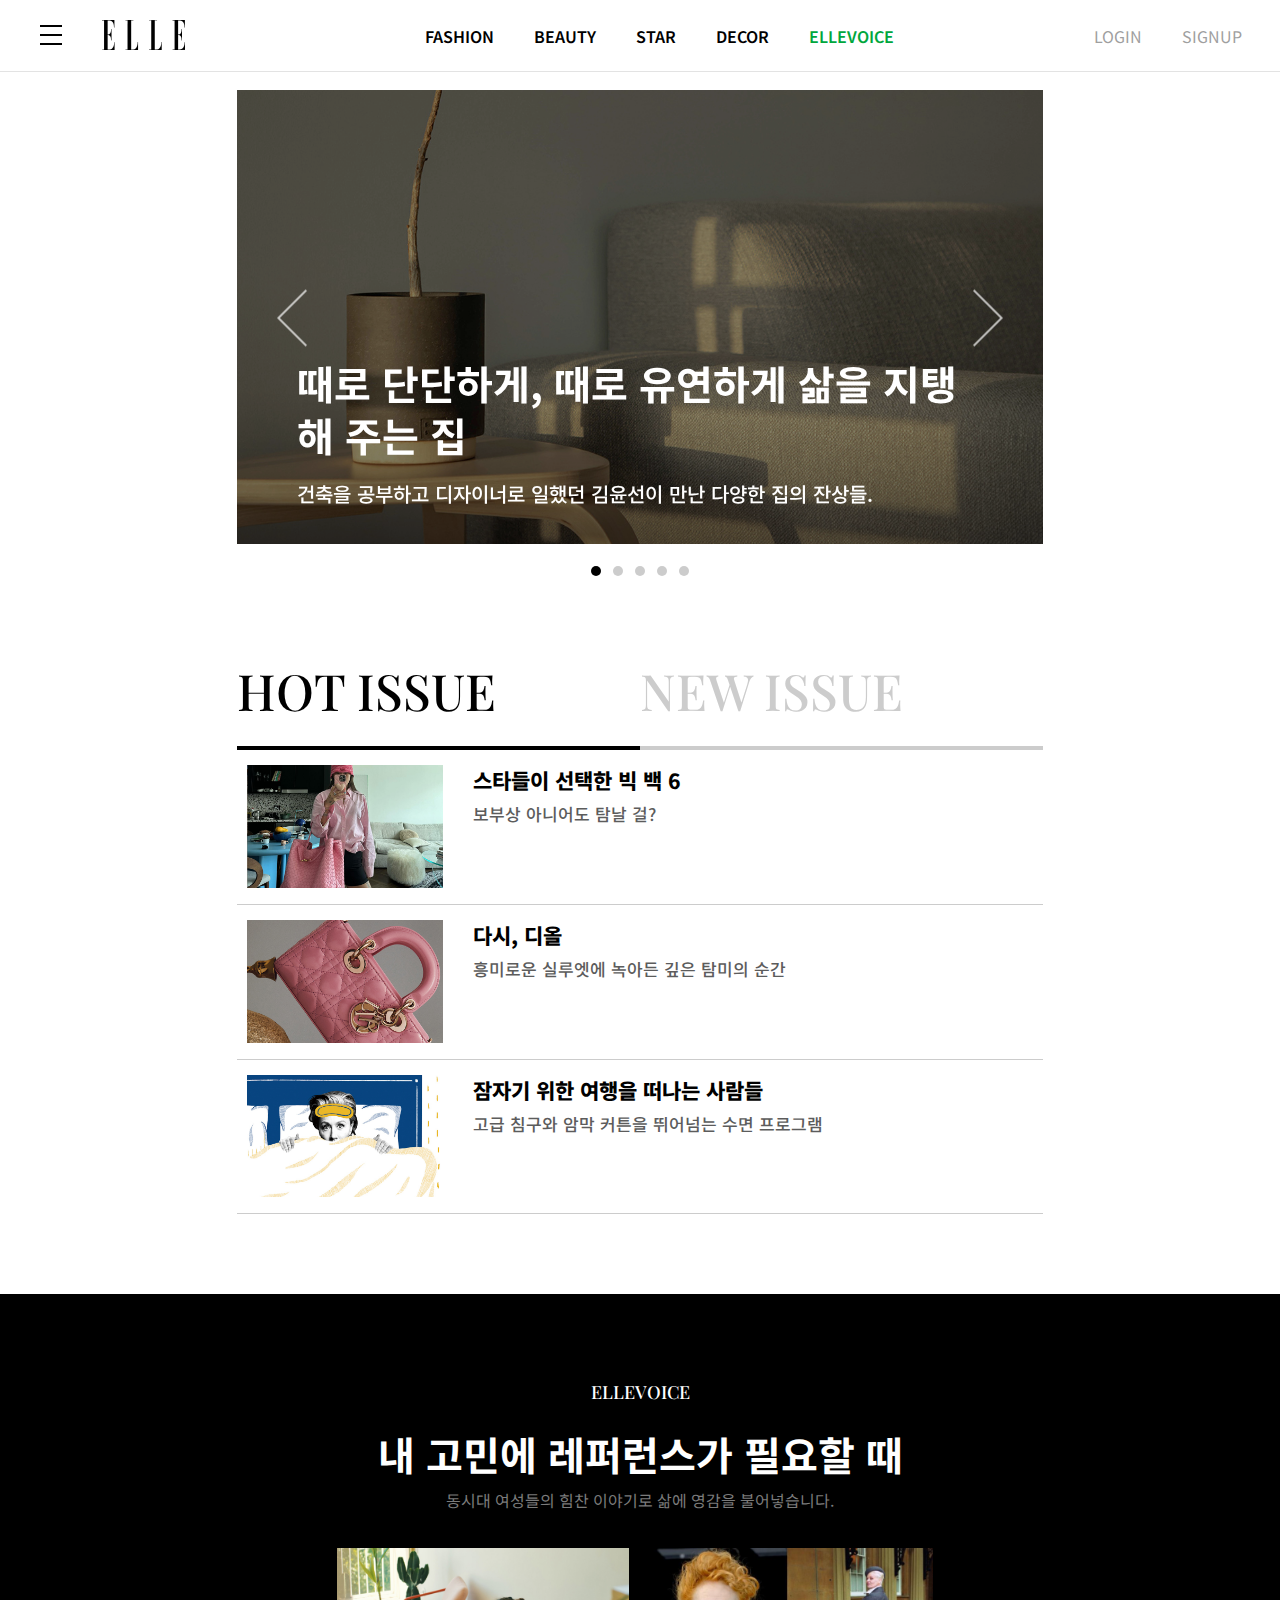
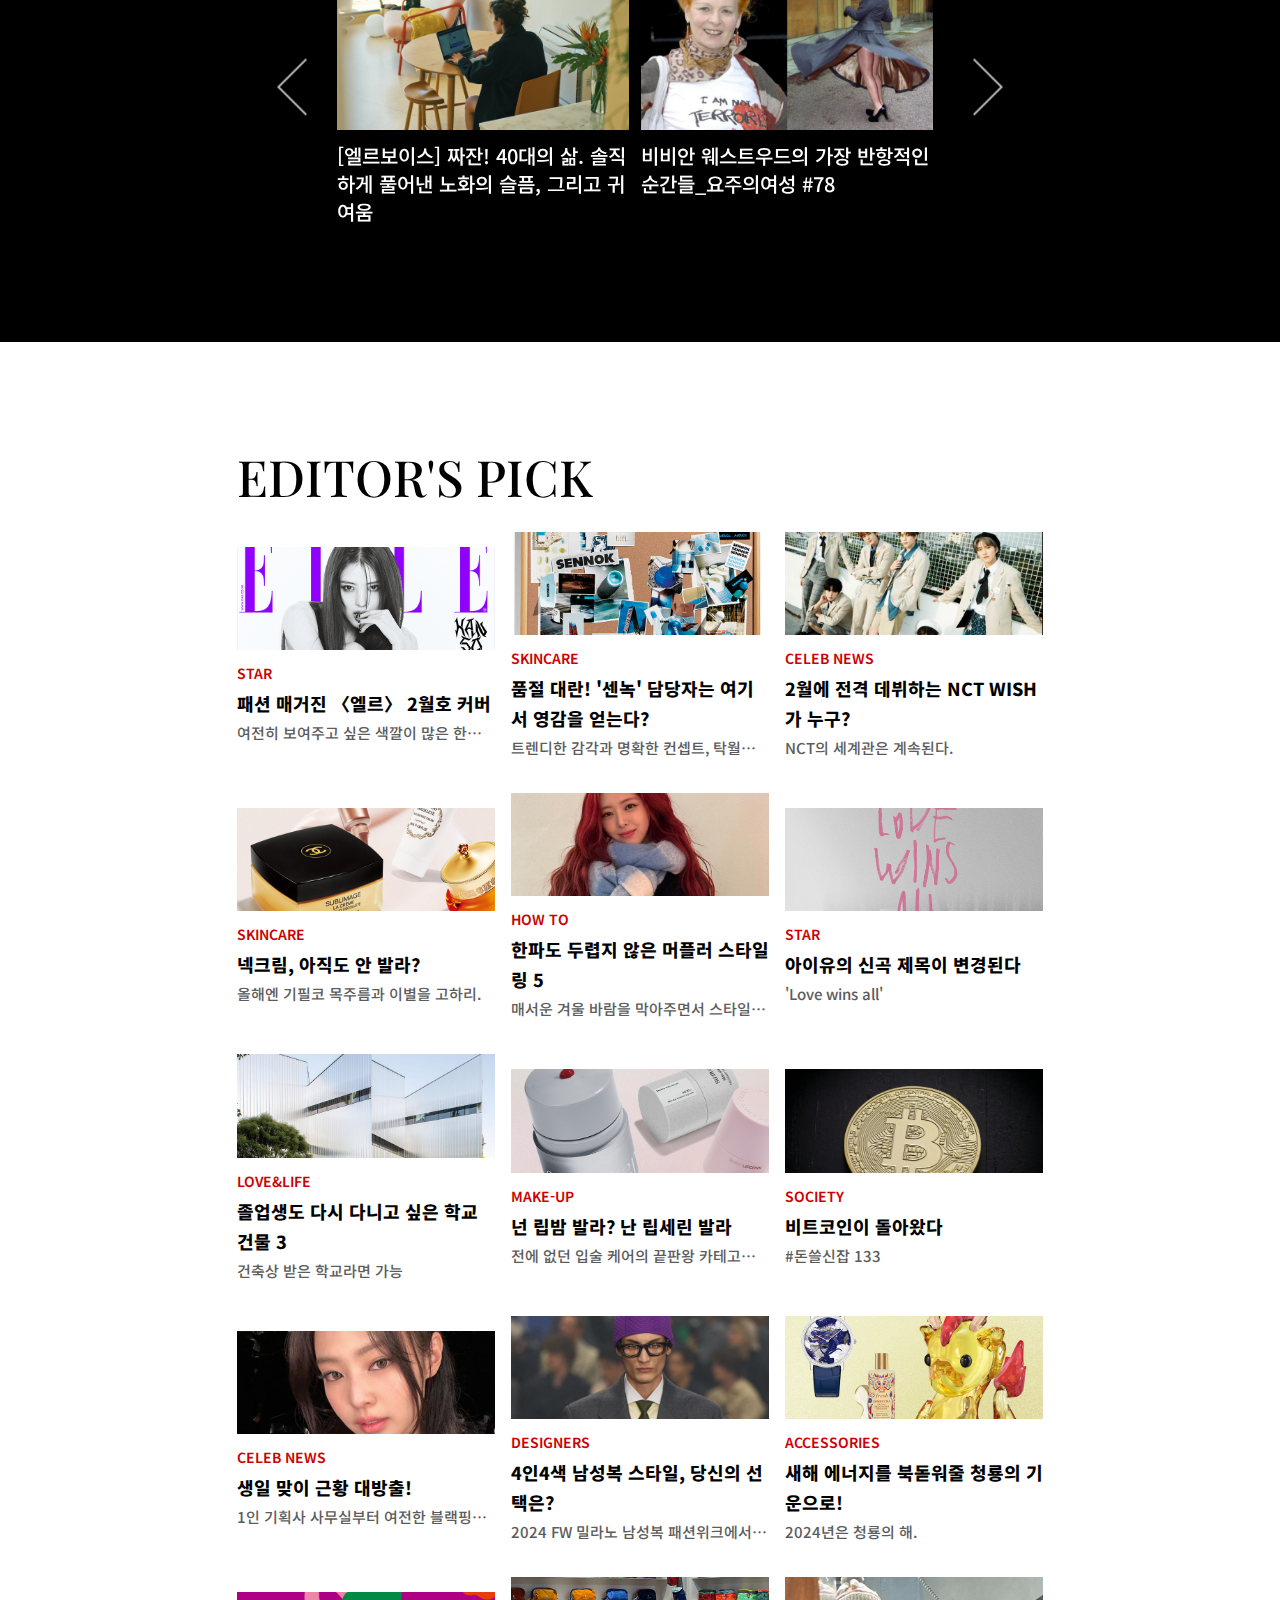
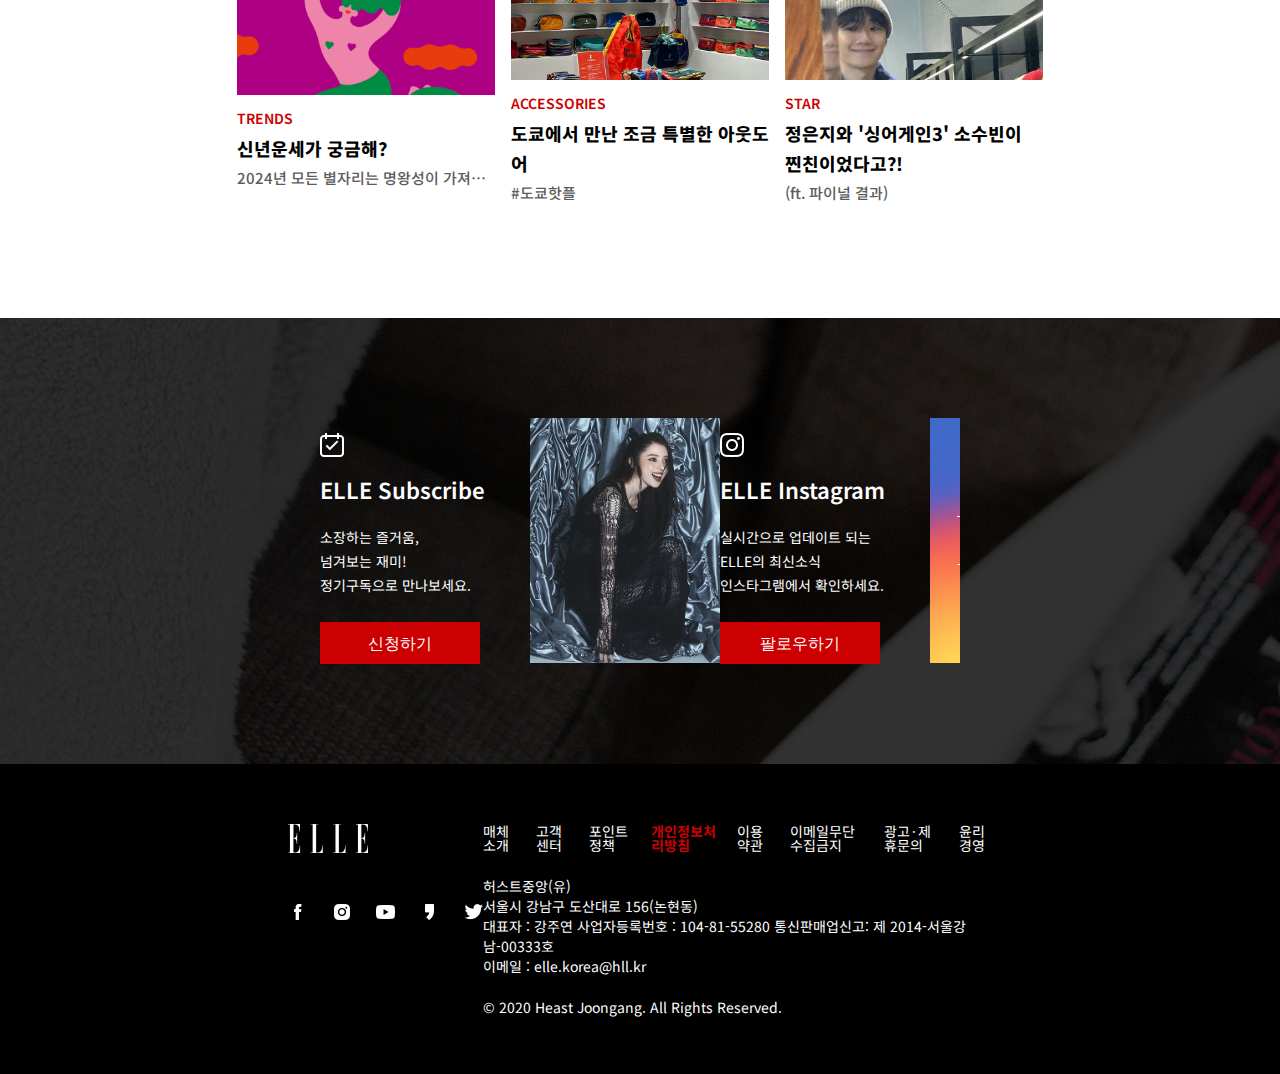
<file: Elle/index.html>
<!DOCTYPE html>
<html lang="ko">
  <head>
    <meta charset="UTF-8" />
    <meta name="viewport" content="width=device-width, initial-scale=1.0" />
    <title>Elle</title>
    <link rel="stylesheet" href="./css/reset.css" />
    <link rel="stylesheet" href="./css/slick.css" />
    <link rel="stylesheet" href="./css/header.css" />
    <link rel="stylesheet" href="./css/style.css" />
    <script src="./js/code.jquery.com_jquery-3.7.1.min.js"></script>
    <script src="./js/slick.js"></script>
  </head>
  <body>
    <!-- header -->
    <header id="header">
      <div class="header_left">
        <div class="btn_menu">
          <a href="javascript:void(0)"
            ><img src="./images/icon/icon_menu.JPG" alt="메뉴"
          /></a>
        </div>
        <h1 class="logo">
          <a href="index.html"
            ><img src="./images/logo.png" alt="엘르로고"
          /></a>
        </h1>
        <ul class="mainMenu">
          <li class="depth1">
            <a href="javascript:void(0)">FASHION</a>
          </li>
          <li class="depth1">
            <a href="javascript:void(0)">BEAUTY</a>
          </li>
          <li class="depth1">
            <a href="javascript:void(0)">STAR</a>
          </li>
          <li class="depth1">
            <a href="javascript:void(0)">DECOR</a>
          </li>
          <li class="depth1">
            <a href="javascript:void(0)">ELLEVOICE</a>
          </li>
        </ul>
      </div>
      <div class="header_right">
        <ul class="member">
          <li><a href="javascript:void(0)">LOGIN</a></li>
          <li><a href="javascript:void(0)">SIGNUP</a></li>
        </ul>
        <div class="btn_search">
          <a href="javascript:void(0)"
            ><img src="./images/icon/icon_search.JPG" alt="검색"
          /></a>
        </div>
      </div>
    </header>

    <!-- main -->
    <main id="main">
      <!-- main > visual -->
      <div id="visual">
        <div class="visual1">
          <a href="javascript:void(0)">
            <div class="visual_cover"></div>
            <img
              src="./images/visual/visual01.jpg"
              alt="때로 단단하게, 때로 유연하게 삶을 지탱해 주는 집"
            />
            <div class="text">
              <h2>때로 단단하게, 때로 유연하게 삶을 지탱해 주는 집</h2>
              <p>
                건축을 공부하고 디자이너로 일했던 김윤선이 만난 다양한 집의
                잔상들.
              </p>
            </div>
          </a>
        </div>
        <div class="visual2">
          <a href="javascript:void(0)">
            <div class="visual_cover"></div>
            <img
              src="./images/visual/visual02.jpg"
              alt="25세 농부 청년 줄리어스 로버츠의 제철 레서피"
            />
            <div class="text">
              <h2>25세 농부 청년 줄리어스 로버츠의 제철 레서피</h2>
              <p>
                소셜 미디어 속 스타 요리사이자 25세 농부 청년 줄리어스 로버츠가
                말하는, 믿을 수 없을 정도로 쉽고 단순한 기쁨.
              </p>
            </div>
          </a>
        </div>
        <div class="visual3">
          <a href="javascript:void(0)">
            <div class="visual_cover"></div>
            <img
              src="./images/visual/visual03.jpg"
              alt="프리츠한센의 첫 로킹 홀스"
            />
            <div class="text">
              <h2>프리츠한센의 첫 로킹 홀스</h2>
              <p>
                어느 날 프리츠한센 헤리티지 팀이 발견한 1946년의 비밀스러운 사진
                두 장.
              </p>
            </div>
          </a>
        </div>
        <div class="visual4">
          <a href="javascript:void(0)">
            <div class="visual_cover"></div>
            <img
              src="./images/visual/visual04.jpg"
              alt="조경가 오현주가 자연으로 연출한 정교한 미장센"
            />
            <div class="text">
              <h2>조경가 오현주가 자연으로 연출한 정교한 미장센</h2>
              <p>
                어프로치 커피부터 이도커피까지. 조경가 오현주의 손길로 재탄생한
                생명력 가득한 공간들.
              </p>
            </div>
          </a>
        </div>
        <div class="visual5">
          <a href="javascript:void(0)">
            <div class="visual_cover"></div>
            <img
              src="./images/visual/visual05.jpg"
              alt="웅장하고 아름다운 너의 실루엣"
            />
            <div class="text">
              <h2>웅장하고 아름다운 너의 실루엣</h2>
              <p>운명처럼 다가온 디올</p>
            </div>
          </a>
        </div>
      </div>
      <!-- main > issue -->
      <div id="issue">
        <ul class="issue_title">
          <li class="active"><a href="javascript:void(0)">HOT ISSUE</a></li>
          <li><a href="javascript:void(0)">NEW ISSUE</a></li>
        </ul>
        <div class="issue_contents">
          <ul class="hotIssue"></ul>
          <ul class="newIssue"></ul>
        </div>
      </div>
      <!-- main > voice -->
      <div id="voice">
        <div class="voice_title">
          <h3>ELLEVOICE</h3>
          <h2>내 고민에 레퍼런스가 필요할 때</h2>
          <p>동시대 여성들의 힘찬 이야기로 삶에 영감을 불어넣습니다.</p>
        </div>
        <ul class="voice_contents"></ul>
      </div>
      <!-- main > pick -->
      <div id="pick">
        <h2>EDITOR'S PICK</h2>
        <div class="pick_contents">
          <ul></ul>
        </div>
      </div>
      <!-- main > sns -->
      <div id="sns">
        <div class="snsInner">
          <div class="subscribe">
            <div class="sns_left">
              <img
                src="./images/icon/icon_subscribe.png"
                alt="정기구독 아이콘"
              />
              <h3 class="sns_title">ELLE Subscribe</h3>
              <p>
                소장하는 즐거움,<br />넘겨보는 재미!<br />정기구독으로
                만나보세요.
              </p>
              <button>신청하기</button>
            </div>
            <div class="sns_right">
              <img src="./images/sns/subscribe_img.jpg" alt="정기구독 이미지" />
            </div>
          </div>
          <div class="instagram">
            <div class="sns_left">
              <img
                src="./images/icon/icon_instagram.png"
                alt="인스타그램 아이콘"
              />
              <h3 class="sns_title">ELLE Instagram</h3>
              <p>
                실시간으로 업데이트 되는<br />ELLE의 최신소식<br />인스타그램에서
                확인하세요.
              </p>
              <button>팔로우하기</button>
            </div>
            <div class="sns_right">
              <img
                src="./images/sns/instagram_img.jpg"
                alt="인스타그램 이미지"
              />
            </div>
          </div>
        </div>
      </div>
    </main>
    <footer id="footer">
      <div class="footerInner">
        <div class="footer_left">
          <h1 class="logo">
            <a href="index.html"
              ><img src="./images/logo2.png" alt="엘르로고"
            /></a>
          </h1>
          <ul class="snsLink">
            <li>
              <a href="https://www.facebook.com/ellemagazine.kr/"
                ><img
                  alt="페이스북"
                  src="./images/icon/icon_footer_facebook.png"
              /></a>
            </li>
            <li>
              <a href="https://www.instagram.com/ellekorea/"
                ><img
                  alt="인스타그램"
                  src="./images/icon/icon_footer_instagram.png"
              /></a>
            </li>
            <li>
              <a href="https://www.youtube.com/user/ellemagazinekr"
                ><img alt="유튜브" src="./images/icon/icon_footer_youtube.png"
              /></a>
            </li>
            <li>
              <a href="https://story.kakao.com/ch/ellekorea"
                ><img
                  alt="카카오스토리"
                  src="./images/icon/icon_footer_kakao.png"
              /></a>
            </li>
            <li>
              <a href="https://twitter.com/elle_korea"
                ><img alt="트위터" src="./images/icon/icon_footer_twitter.png"
              /></a>
            </li>
          </ul>
        </div>
        <div class="footer_right">
          <ul class="footerLink">
            <li>
              <a href="javascript:void(0)">매체소개</a>
            </li>
            <li>
              <a href="javascript:void(0)">고객센터</a>
            </li>
            <li>
              <a href="javascript:void(0)">포인트정책</a>
            </li>
            <li>
              <a href="javascript:void(0)">개인정보처리방침</a>
            </li>
            <li>
              <a href="javascript:void(0)">이용약관</a>
            </li>
            <li>
              <a href="javascript:void(0)">이메일무단수집금지</a>
            </li>
            <li>
              <a href="javascript:void(0)">광고·제휴문의</a>
            </li>
            <li>
              <a href="javascript:void(0)">윤리경영</a>
            </li>
          </ul>
          <ul class="footerInfo">
            <li>허스트중앙(유)</li>
            <li>서울시 강남구 도산대로 156(논현동)</li>
            <li>
              대표자 : 강주연 사업자등록번호 : 104-81-55280 통신판매업신고: 제
              2014-서울강남-00333호
            </li>
            <li>이메일 : elle.korea@hll.kr</li>
          </ul>
          <p>© 2020 Heast Joongang. All Rights Reserved.</p>
        </div>
      </div>
    </footer>
    <script src="./js/list.js"></script>
    <script src="./js/header.js"></script>
    <script src="./js/script.js"></script>
  </body>
</html>
</file>
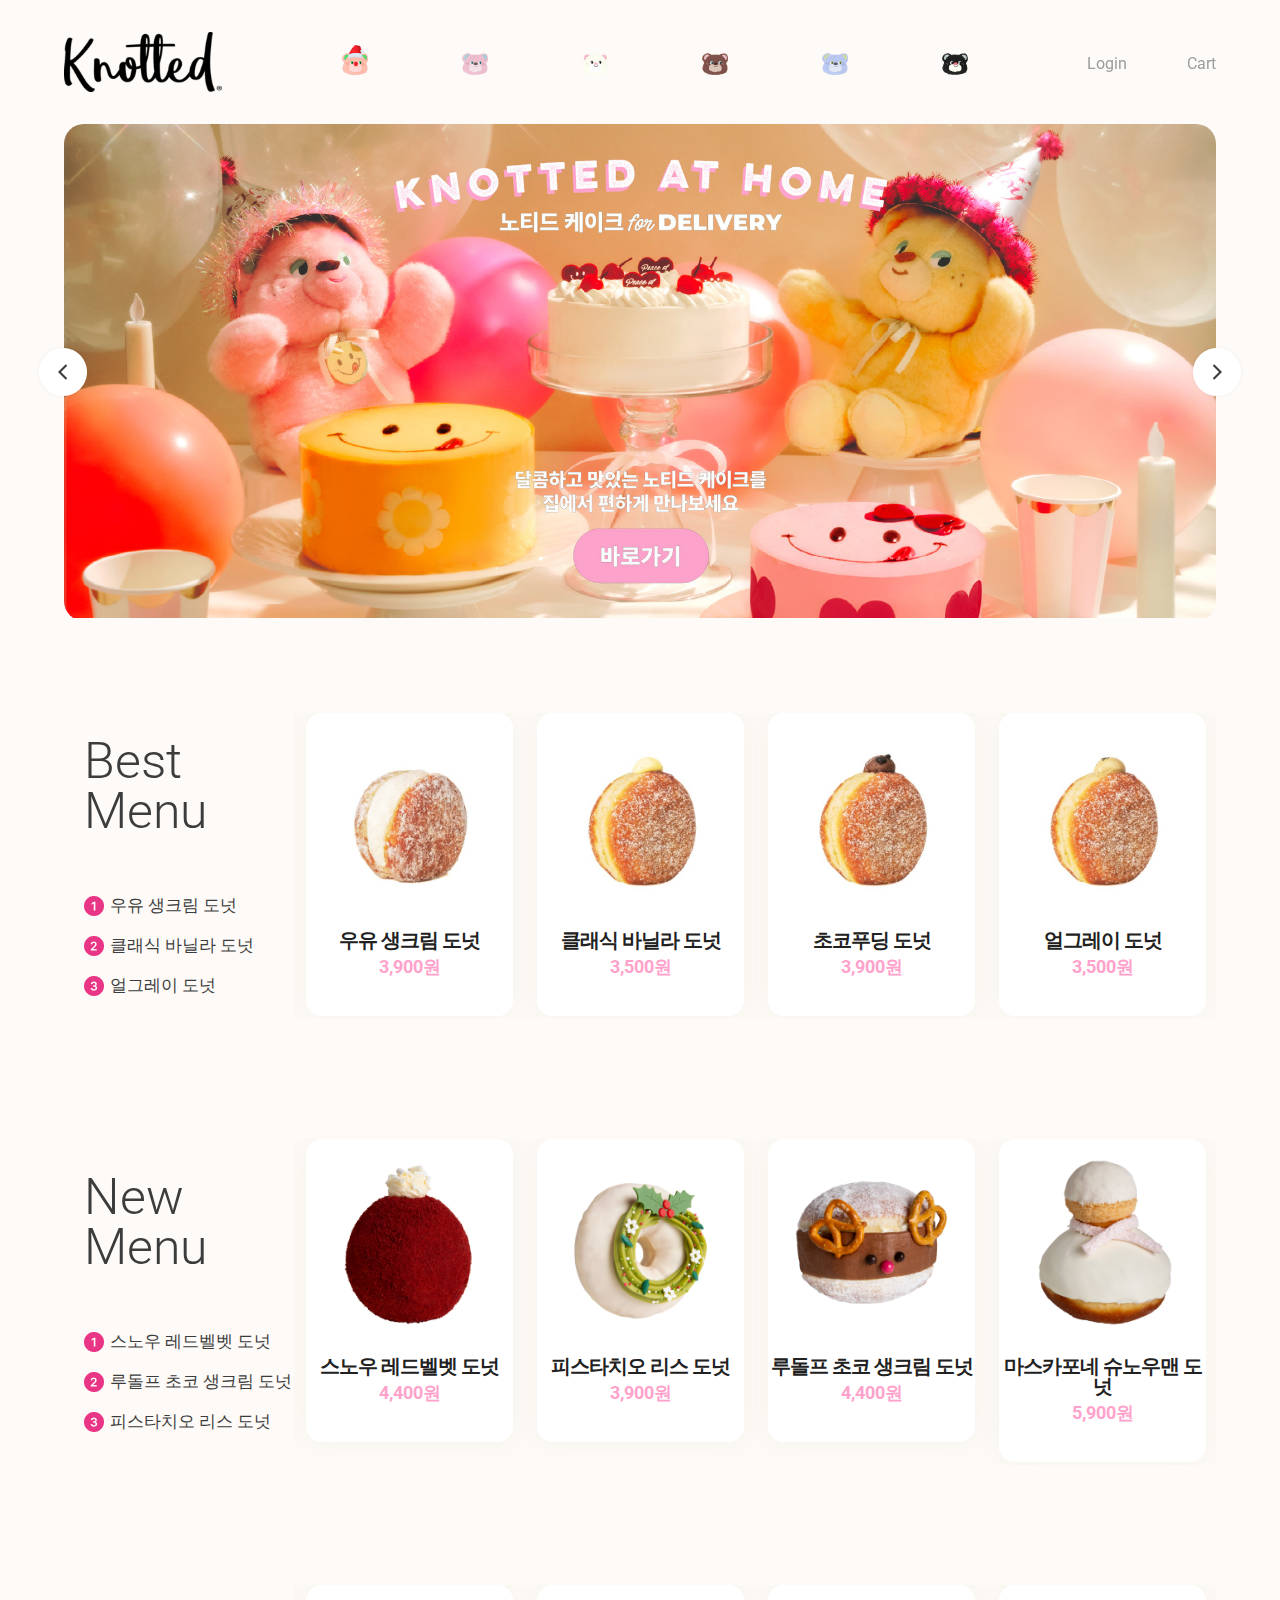
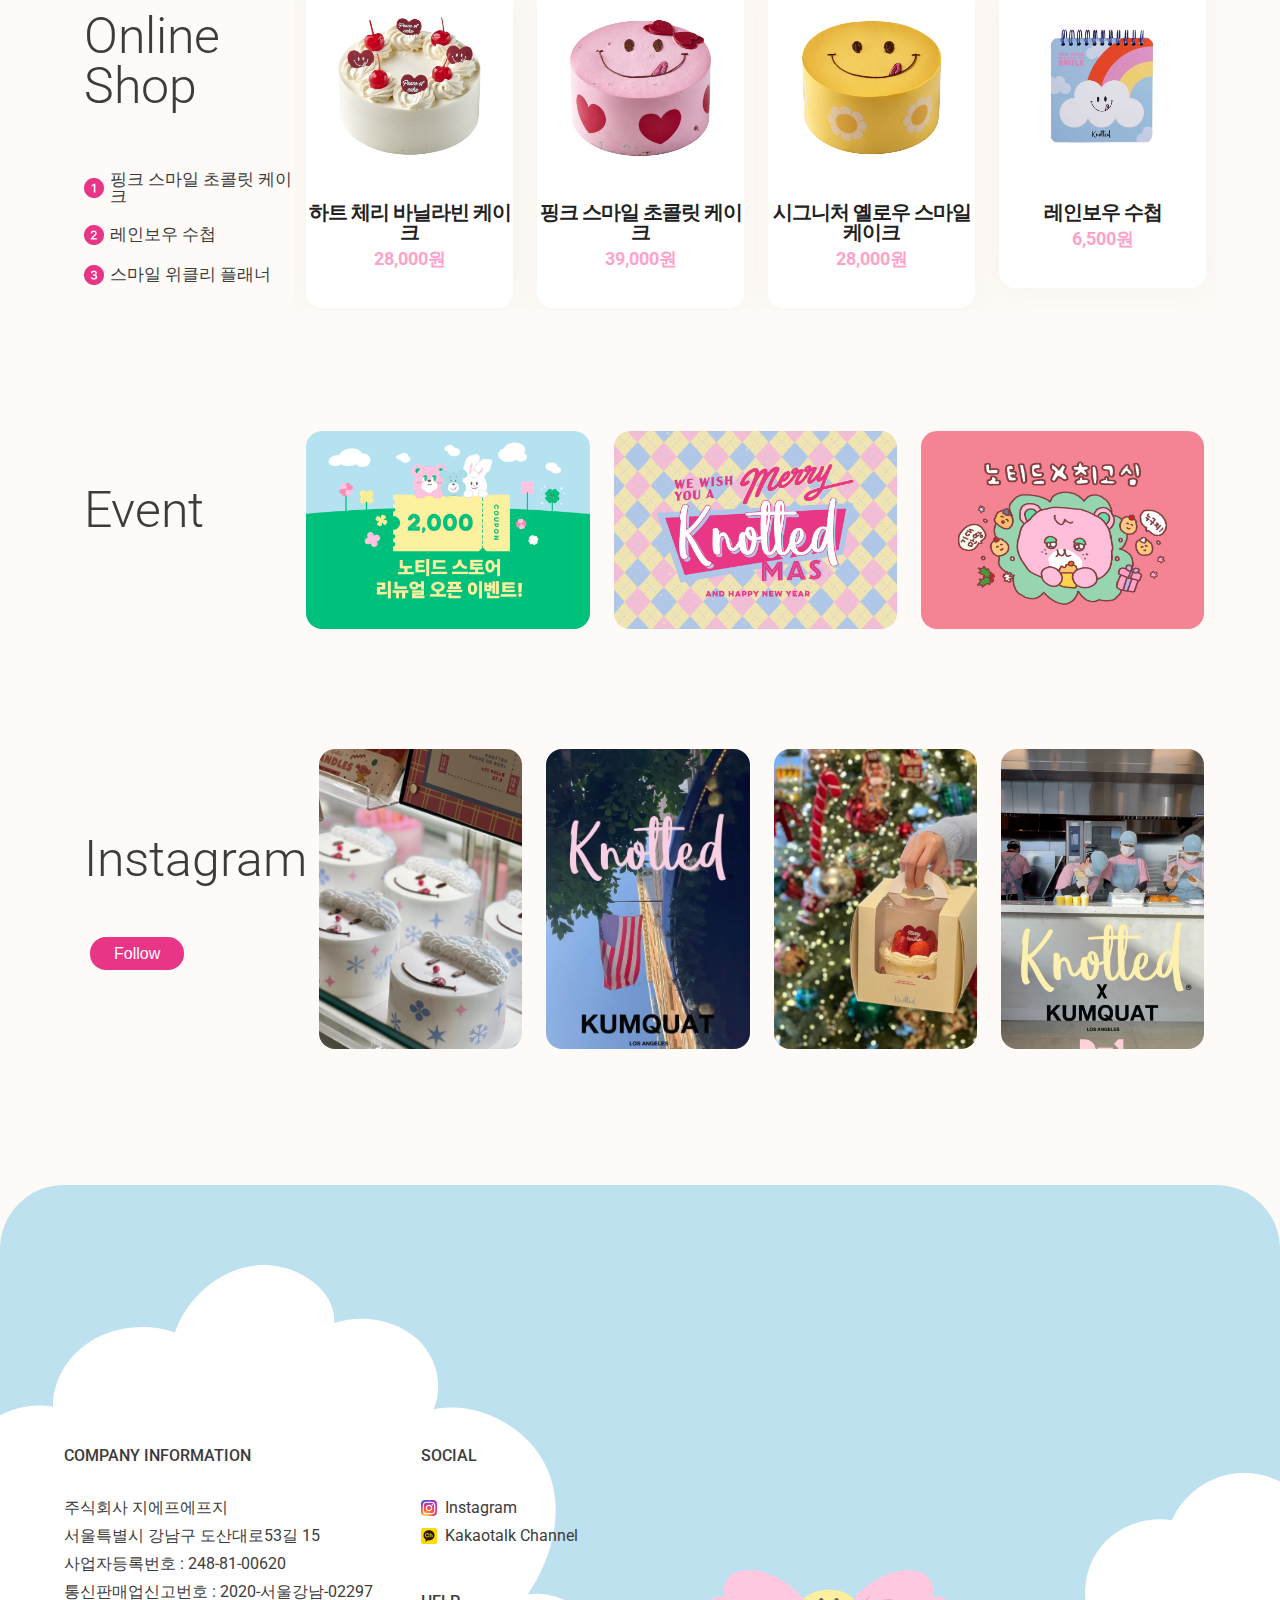
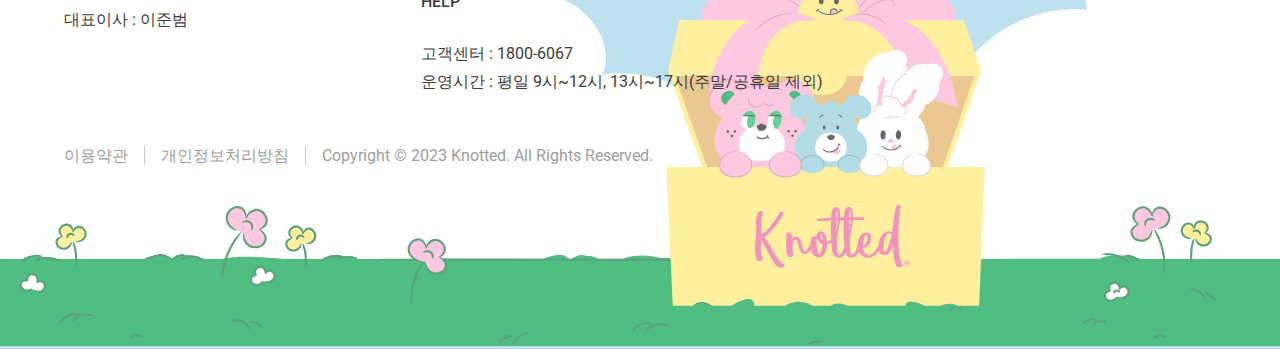
<file: Knotted/index.html>
<!DOCTYPE html>
<html lang="ko">
  <head>
    <meta charset="UTF-8" />
    <meta name="viewport" content="width=device-width, initial-scale=1.0" />
    <title>Knotted</title>

    <link rel="icon" href="./images/icon/favicon.ico" />
    <link
      rel="stylesheet"
      href="https://fonts.googleapis.com/css2?family=Material+Symbols+Outlined:opsz,wght,FILL,GRAD@24,400,0,0"
    />
    <link rel="stylesheet" href="./css/reset.css" />
    <link rel="stylesheet" href="./css/slick.css" />
    <link rel="stylesheet" href="./css/header.css" />
    <link rel="stylesheet" href="./css/style.css" />
    <script src="./js/code.jquery.com_jquery-3.7.1.min.js"></script>
    <script src="./js/slick.js"></script>
  </head>
  <body>
    <!-- header -->
    <div id="headerWrap">
      <header id="header">
        <div class="btn_menu">
          <a href="javascript:void(0)"
            ><img src="./images/icon/icon_menu.png" alt="메뉴"
          /></a>
        </div>
        <h1 class="logo">
          <a href="index.html"
            ><img src="./images/logo.png" alt="노티드로고"
          /></a>
        </h1>
        <ul class="mainMenu">
          <li class="depth1 mainMenu_chris">
            <a href="index2.html">Christmas</a>
          </li>
          <li class="depth1 mainMenu_reser">
            <a href="javascript:void(0)">Reservation</a>
            <ul class="subMenu">
              <li class="depth2"><a href="javascript:void(0)">픽업 예약</a></li>
              <li class="depth2"><a href="javascript:void(0)">대량 주문</a></li>
              <li class="depth2"><a href="javascript:void(0)">매장 소개</a></li>
              <li class="depth2"><a href="javascript:void(0)">메뉴 소개</a></li>
            </ul>
          </li>
          <li class="depth1 mainMenu_shop">
            <a href="javascript:void(0)">Online Shop</a>
            <ul class="subMenu">
              <li class="depth2"><a href="javascript:void(0)">푸드</a></li>
              <li class="depth2"><a href="javascript:void(0)">리빙</a></li>
            </ul>
          </li>
          <li class="depth1 mainMenu_brand">
            <a href="javascript:void(0)">Brand</a>
            <ul class="subMenu">
              <li class="depth2"><a href="javascript:void(0)">스토리</a></li>
              <li class="depth2"><a href="javascript:void(0)">채용안내</a></li>
              <li class="depth2"><a href="javascript:void(0)">제안하기</a></li>
            </ul>
          </li>
          <li class="depth1 mainMenu_event">
            <a href="javascript:void(0)">Event</a>
            <ul class="subMenu">
              <li class="depth2"><a href="javascript:void(0)">이벤트</a></li>
              <li class="depth2"><a href="javascript:void(0)">공지사항</a></li>
            </ul>
          </li>
          <li class="depth1 mainMenu_help">
            <a href="javascript:void(0)">Help</a>
            <ul class="subMenu">
              <li class="depth2">
                <a href="javascript:void(0)">자주 묻는 질문</a>
              </li>
              <li class="depth2"><a href="javascript:void(0)">1:1 문의</a></li>
              <li class="depth2">
                <a href="javascript:void(0)">만족도 조사</a>
              </li>
            </ul>
          </li>
        </ul>
        <ul class="member">
          <li><a href="javascript:void(0)">Login</a></li>
          <li><a href="javascript:void(0)">Cart</a></li>
        </ul>
        <div class="btn_bag">
          <a href="javascript:void(0)"
            ><img src="./images/icon/icon_bag.png" alt="장바구니"
          /></a>
        </div>
      </header>
      <div class="subMenu_bg"></div>
    </div>

    <!-- main -->
    <main id="main">
      <!-- main > visual -->
      <div id="visual">
        <div class="visual1">
          <a href="javascript:void(0)"
            ><picture>
              <source
                srcset="./images/m_visual01.jpg"
                media="(max-width: 767px)" />
              <img src="./images/visual01.jpg" alt="쿠팡 사전예약"
            /></picture>
          </a>
        </div>
        <div class="visual2">
          <a href="javascript:void(0)">
            <picture>
              <source
                srcset="./images/m_visual02.jpg"
                media="(max-width: 767px)"
              />
              <img
                src="./images/visual02.jpg"
                alt="위클리플래너 할인"
              /> </picture
          ></a>
        </div>
        <div class="visual3">
          <a href="javascript:void(0)"
            ><picture>
              <source
                srcset="./images/m_visual03.png"
                media="(max-width: 767px)" />
              <img src="./images/visual03.png" alt="크리스마스 신메뉴"
            /></picture>
          </a>
        </div>
        <div class="visual4">
          <a href="javascript:void(0)"
            ><picture>
              <source
                srcset="./images/m_visual04.jpg"
                media="(max-width: 767px)" />
              <img src="./images/visual04.jpg" alt="온라인샵"
            /></picture>
          </a>
        </div>
      </div>

      <!-- main > section -->
      <div id="section">
        <div class="best">
          <div class="text">
            <h2>Best Menu</h2>
            <p>
              <img src="./images/icon/icon_num1.png" alt="1번" /><span
                >우유 생크림 도넛</span
              >
            </p>
            <p>
              <img src="./images/icon/icon_num2.png" alt="2번" /><span
                >클래식 바닐라 도넛</span
              >
            </p>
            <p>
              <img src="images/icon/icon_num3.png" alt="3번" /><span
                >얼그레이 도넛</span
              >
            </p>
          </div>
          <ul class="gallery best_list"></ul>
        </div>

        <div class="new">
          <div class="text">
            <h2>New Menu</h2>
            <p>
              <img src="./images/icon/icon_num1.png" alt="1번" /><span
                >스노우 레드벨벳 도넛</span
              >
            </p>
            <p>
              <img src="./images/icon/icon_num2.png" alt="2번" /><span
                >루돌프 초코 생크림 도넛</span
              >
            </p>
            <p>
              <img src="images/icon/icon_num3.png" alt="3번" /><span
                >피스타치오 리스 도넛</span
              >
            </p>
          </div>
          <ul class="gallery new_list"></ul>
        </div>

        <div class="shop">
          <div class="text">
            <h2>Online Shop</h2>
            <p>
              <img src="./images/icon/icon_num1.png" alt="1번" /><span
                >핑크 스마일 초콜릿 케이크</span
              >
            </p>
            <p>
              <img src="./images/icon/icon_num2.png" alt="2번" /><span
                >레인보우 수첩</span
              >
            </p>
            <p>
              <img src="images/icon/icon_num3.png" alt="3번" /><span
                >스마일 위클리 플래너</span
              >
            </p>
          </div>
          <ul class="gallery shop_list"></ul>
        </div>

        <div class="event">
          <div class="text">
            <h2>Event</h2>
          </div>
          <ul class="event_list">
            <li>
              <a href="javascript:void(0)"
                ><img
                  src="./images/event01.jpg"
                  alt="[온라인샵] 3만원 이상 결제 시 굿즈 증정"
              /></a>
            </li>
            <li>
              <a href="javascript:void(0)"
                ><img
                  src="./images/event02.png"
                  alt="노티드 크리스마스 시즌 메뉴 출시"
              /></a>
            </li>
            <li>
              <a href="javascript:void(0)"
                ><img
                  src="./images/event03.jpg"
                  alt="노티드x최고심 콜라보 도넛 출시"
              /></a>
            </li>
          </ul>
        </div>

        <div class="insta">
          <div class="text">
            <h2>Insta<br />gram</h2>
            <button class="btn_follow">
              <a href="https://www.instagram.com/cafeknotted/">Follow</a>
            </button>
          </div>
          <ul class="insta_list">
            <li>
              <a href="https://www.instagram.com/p/C1VsQGFJKBe/"><div></div></a>
            </li>
            <li>
              <a href="https://www.instagram.com/reel/C1RPwPYJtQG/"
                ><div></div
              ></a>
            </li>
            <li>
              <a href="https://www.instagram.com/p/C1QT3GMJ8it/"><div></div></a>
            </li>
            <li>
              <a href="https://www.instagram.com/reel/C1MfTKPpJRZ/"
                ><div></div
              ></a>
            </li>
          </ul>
        </div>
      </div>
    </main>

    <!-- footer -->
    <footer id="footer">
      <div class="footerInner">
        <div class="footer_bg1">
          <svg
            viewBox="0 0 1728 919"
            fill="none"
            xmlns="http://www.w3.org/2000/svg"
          >
            <path
              d="M1660.33 282.531C1626.15 288.915 1595.86 312.987 1582.13 344.643C1549.62 338.706 1514.4 350.173 1491.76 374.021C1469.12 397.89 1459.74 433.429 1467.7 465.227C1404.8 459.311 1339.7 488.872 1303.14 539.965C1266.58 591.057 1259.93 661.708 1286.34 718.615C1252.61 700.012 1207.75 707.515 1178.44 732.42C1172.05 737.849 1166.39 743.968 1161.43 750.617C1109.84 716.521 1038.6 706.437 977.649 725.304C995.45 682.649 985.38 631.903 952.22 597.116C919.041 562.329 864.053 544.844 813.317 552.936C835.186 500.055 775.458 435.991 712.354 444.632C746.144 394.739 762.215 332.383 739.837 277.712C717.46 223.042 649.595 181.627 585.392 194.842C599.327 162.19 589.461 122.707 561.265 98.2281C533.069 73.7493 488.111 65.6575 451.269 78.4052C454.341 32.0906 397.014 -5.5628 344.854 0.678893C292.674 6.92058 251.621 46.8105 236.12 91.1529C198.444 77.8969 153.181 82.9797 120.489 104.145C89.7099 124.069 71.0551 157.616 71.5434 191.203C38.9943 185.327 3.45474 195.249 -20.2247 217.999C-45.1451 241.95 -55.744 278.912 -48.1966 312.133C-49.8648 312.519 -51.5125 312.946 -53.1603 313.414C-72.2626 318.903 -89.5543 329.943 -102.757 344.48C-120.578 336.002 -140.86 333.013 -160.166 336.673C-173.348 305.017 -202.418 280.965 -235.212 274.561C-268.005 268.177 -303.544 279.623 -327 304.143V911.05H71.8486V919H1756V312.113C1731.57 287.593 1694.5 276.147 1660.35 282.531H1660.33Z"
              fill="white"
            ></path>
          </svg>
        </div>
        <div class="footer_text">
          <div class="footer_top">
            <div class="footer_company">
              <h3>COMPANY INFORMATION</h3>
              <ul>
                <li>주식회사 지에프에프지</li>
                <li>서울특별시 강남구 도산대로53길 15</li>
                <li>사업자등록번호 : 248-81-00620</li>
                <li>통신판매업신고번호 : 2020-서울강남-02297</li>
                <li>대표이사 : 이준범</li>
              </ul>
            </div>
            <div class="footer_right">
              <h3 class="footer_social">SOCIAL</h3>
              <ul>
                <li>
                  <a href="https://www.instagram.com/cafeknotted/">
                    <img src="./images/icon/icon_insta.png" alt="instagram" />
                    <span>Instagram</span>
                  </a>
                </li>
                <li>
                  <a href="https://pf.kakao.com/_AUDFj">
                    <img
                      src="./images/icon/icon_kakao.png"
                      alt="kakaotalk channel"
                    />
                    <span>Kakaotalk Channel</span>
                  </a>
                </li>
              </ul>
              <h3 class="footer_help">HELP</h3>
              <ul>
                <li>고객센터 : 1800-6067</li>
                <li>운영시간 : 평일 9시~12시, 13시~17시(주말/공휴일 제외)</li>
              </ul>
            </div>
          </div>
          <ul class="footer_bottom">
            <li><a href="javascript:void(0)">이용약관</a></li>
            <li><a href="javascript:void(0)">개인정보처리방침</a></li>
            <li>Copyright © 2023 Knotted. All Rights Reserved.</li>
          </ul>
        </div>
        <div class="footer_bg2">
          <svg
            viewBox="0 0 1728 189"
            fill="none"
            xmlns="http://www.w3.org/2000/svg"
          >
            <path
              d="M1053.78 79.489H567.444C509.964 79.489 457.141 79.6071 415.542 79.8097C394.75 79.9447 376.743 80.0628 362.348 80.164C355.159 80.2484 348.881 80.316 343.582 80.3666C338.451 80.4679 334.3 80.5353 331.195 80.6028C331.127 78.5946 331.076 77.0588 331.026 76.0125C330.975 74.8987 330.908 74.3418 330.857 74.3418C330.806 74.3418 330.739 74.8987 330.688 76.0125C330.671 76.5694 330.638 77.2614 330.604 78.0714C330.587 78.9996 330.553 80.0628 330.52 81.261C333.777 81.3117 338.164 81.396 343.565 81.4973C348.847 81.5648 355.142 81.6323 362.331 81.6998C376.726 81.801 394.733 81.9192 415.525 82.0542C457.141 82.2567 509.947 82.3748 567.427 82.3748H1053.76C1120.91 82.3748 1181.72 82.206 1225.72 81.9529C1247.72 81.8179 1265.53 81.666 1277.83 81.4973C1283.97 81.3791 1288.73 81.2947 1292 81.2272C1295.24 81.126 1296.95 81.0416 1296.95 80.9404C1296.95 80.8391 1295.24 80.7378 1292 80.6535C1288.75 80.586 1283.97 80.5016 1277.83 80.3834C1265.53 80.2147 1247.72 80.0628 1225.72 79.9278C1181.72 79.6747 1120.91 79.5059 1053.76 79.5059L1053.78 79.489Z"
              fill="#8ABAD3"
            ></path>
            <path
              d="M1325.18 71.4907C1319.83 70.0731 1314.1 70.0562 1308.78 71.4907H1284.31C1270.2 64.8921 1253.09 64.7571 1239.01 71.4907L892.192 70.2081C877.476 66.3941 855.942 64.8753 841.158 71.4907H807.575C803.17 68.7568 798.833 67.3054 795.238 67.7105C792.521 68.0142 788.454 65.7191 783.273 66.1072C781.805 66.2253 771.696 70.1069 772.101 71.4907H767.173C765.874 69.4487 763.798 67.8117 761.52 66.9173C757.722 65.4491 753.487 65.6684 749.47 66.3266C743.833 67.2548 738.315 69.0099 733.168 71.4907H479.637C464.617 66.9173 450.036 64.9428 436.89 71.4907H384.439C348.476 68.0817 318.251 67.2042 299.72 71.4907H277.056C256.18 65.1959 245.801 63.7277 234.697 71.4907C222.664 63.3395 208.741 65.5672 194.126 71.4907H73.6138C72.9725 71.2882 72.3481 71.0857 71.7068 70.9169C65.7832 69.2968 59.5897 68.8749 53.4637 68.4699C49.6159 68.2167 45.7344 67.9636 41.9541 68.7399C39.4227 69.263 37.0432 70.2419 34.8155 71.4907H0V216.288H1728V71.4907H1541.84C1520.76 65.8203 1500.81 63.9302 1483.55 71.1025L1325.18 71.4907Z"
              fill="#50BE82"
            ></path>
            <path
              d="M220.959 65.416C218.023 64.7578 214.951 64.8253 212.066 65.3822C209.163 65.9391 206.463 66.918 203.83 67.8124C201.923 68.4875 200.185 69.1119 198.43 69.7532C197.063 70.2594 196.168 70.5632 196.151 71.002C196.151 71.3564 197.13 71.7783 198.75 71.7614C200.387 71.7952 202.564 71.3057 204.758 70.5294C207.425 69.6181 209.99 68.6899 212.589 68.2005C215.188 67.6942 217.82 67.6436 220.352 68.2005C224.537 69.095 227.862 70.7657 228.351 70.0232C228.57 69.6857 227.929 68.9094 226.68 67.9137C225.398 66.9686 223.389 65.9223 220.959 65.3822V65.416Z"
              fill="#5DA279"
            ></path>
            <path
              d="M243.843 65.0443C240.451 65.6012 237.211 67.0356 234.511 69.1958C232.232 71.0184 231.439 73.3642 232.097 73.7693C232.773 74.2249 234.41 72.9423 236.3 71.4403C238.595 69.6008 241.396 68.3689 244.299 67.8795C246.678 67.4744 248.72 67.1201 248.839 66.3269C248.974 65.5674 246.695 64.5717 243.826 65.0443H243.843Z"
              fill="#5DA279"
            ></path>
            <path
              d="M267.504 68.065C264.702 67.0018 261.715 66.6811 258.846 66.7824C255.96 66.9005 253.142 67.4237 250.408 68.1662C245.869 69.3813 242.696 71.5414 243 72.2334C243.32 73.0097 246.898 72.0815 251.168 70.9508C256.281 69.5669 261.749 68.9594 266.491 70.7652C270.39 72.1828 272.972 74.6804 273.664 74.1235C273.95 73.8872 273.63 72.9084 272.634 71.6427C271.655 70.377 269.833 68.9425 267.521 68.065H267.504Z"
              fill="#5DA279"
            ></path>
            <path
              d="M454.931 65.8553C449.513 65.8046 444.096 66.9016 439.135 69.0617C434.983 70.8844 432.452 73.6689 432.941 74.2596C433.447 74.9009 436.502 73.3483 440.282 71.6944C444.873 69.6861 449.902 68.6736 454.897 68.7242C459.032 68.7748 462.441 69.0111 462.66 68.2179C462.879 67.4754 459.47 65.889 454.931 65.8384V65.8553Z"
              fill="#5DA279"
            ></path>
            <path
              d="M476.482 67.9973C471.452 67.1366 466.238 67.3223 461.276 68.5542C457.125 69.5837 454.34 71.7776 454.711 72.4526C455.1 73.1783 458.188 72.2669 461.968 71.3556C466.542 70.2249 471.351 70.0562 475.992 70.8494C479.823 71.5075 482.979 72.1657 483.3 71.4231C483.62 70.7143 480.684 68.7399 476.465 68.0142L476.482 67.9973Z"
              fill="#5DA279"
            ></path>
            <path
              d="M1053.78 71.5071L671.687 70.8151C618.932 70.7814 571.173 70.9164 536.594 71.1864C519.312 71.3214 505.322 71.4902 495.652 71.6758C490.826 71.7771 487.062 71.8783 484.514 71.9796C481.966 72.0809 480.632 72.1821 480.632 72.2834C480.632 72.3846 481.966 72.469 484.514 72.5534C487.062 72.6378 490.809 72.7221 495.652 72.7896C505.322 72.9584 519.312 73.0765 536.594 73.2115C571.156 73.4647 618.932 73.6334 671.687 73.6841L1053.76 74.376C1106.52 74.5954 1154.29 74.5279 1188.82 74.8654C1206.22 75.1186 1220.18 73.2622 1229.73 71.6252C1234.51 70.7814 1238.17 69.9544 1240.65 69.3131C1243.11 68.655 1244.4 68.2499 1244.36 68.1487C1244.33 68.0474 1243.01 68.2837 1240.51 68.7394C1238.02 69.195 1234.32 69.8363 1229.55 70.5113C1220.01 71.7939 1206.07 73.3297 1188.87 72.8234C1154.28 71.9627 1106.54 71.7096 1053.76 71.4902L1053.78 71.5071Z"
              fill="#5DA279"
            ></path>
            <path
              d="M1263.87 65.8711C1258.37 66.0061 1252.9 67.4406 1248.04 70.0226C1243.98 72.1997 1241.7 75.3049 1242.25 75.828C1242.83 76.4187 1245.71 74.5117 1249.39 72.5541C1253.85 70.1745 1258.88 68.8582 1263.94 68.74C1268.11 68.6388 1271.57 68.8751 1271.77 68.0819C1271.99 67.3394 1268.5 65.753 1263.87 65.8542V65.8711Z"
              fill="#5DA279"
            ></path>
            <path
              d="M1283.31 68.6552C1279.79 68.4527 1276.23 69.0939 1273.02 70.5284C1270.3 71.7435 1268.87 73.8193 1269.39 74.3931C1269.91 75.0006 1271.9 74.1737 1274.18 73.1443C1276.97 71.8954 1280.09 71.3385 1283.14 71.5073C1285.64 71.6592 1287.79 71.7435 1288.07 70.9841C1288.36 70.2584 1286.28 68.8239 1283.31 68.6383V68.6552Z"
              fill="#5DA279"
            ></path>
            <path
              d="M49.7176 65.7872C44.3848 65.8041 39.0857 67.0361 34.276 69.3481C30.2594 71.2889 27.9305 74.1747 28.4368 74.7485C28.9768 75.3729 31.8795 73.7022 35.5248 71.947C39.9295 69.8206 44.8236 68.6899 49.7176 68.6731C53.751 68.6562 57.0925 68.8756 57.3119 68.0824C57.5313 67.3399 54.1729 65.7704 49.7008 65.7872H49.7176Z"
              fill="#5DA279"
            ></path>
            <path
              d="M75.909 70.6469C69.4792 68.9086 62.695 68.5542 56.1302 69.6174C50.6286 70.5118 46.7302 72.942 47.0677 73.6339C47.4052 74.3934 51.5061 73.2964 56.6027 72.4695C62.7625 71.4738 69.1417 71.7945 75.1665 73.4314C80.145 74.7815 84.1109 76.3004 84.5328 75.5747C84.9209 74.9165 81.2925 72.1151 75.9259 70.6469H75.909Z"
              fill="#5DA279"
            ></path>
            <path
              d="M314.369 47.8478C307.889 58.1085 303.265 69.5506 300.767 81.4314C299.755 86.3592 299.383 90.9158 299.383 94.2066C299.417 97.4975 299.738 99.5226 300.126 99.5395C300.531 99.5395 300.936 97.5481 301.408 94.3754C301.915 91.1858 302.607 86.8149 303.585 82.0389C305.999 70.4957 310.505 59.3743 316.799 49.4005C319.432 45.2827 321.98 41.6712 323.82 39.0217C325.693 36.4058 326.79 34.6845 326.486 34.4144C326.2 34.1613 324.563 35.3932 322.25 37.7222C319.955 40.0848 317.069 43.6288 314.352 47.8647L314.369 47.8478Z"
              fill="#5DA279"
            ></path>
            <path
              d="M320.073 32.8442C312.31 31.1734 305.897 23.866 306.066 15.9342C306.235 8.00245 313.644 0.897612 321.559 1.45452C332.697 2.23083 332.275 16.6937 332.275 16.6937C334.114 8.91378 345.101 0.458832 354.535 8.62689C364.981 17.6894 358.72 30.279 349.792 31.1059C349.792 31.1059 359.699 38.042 358.619 44.3199C357.539 50.5979 353.134 54.7325 346.805 55.5088C335.329 56.9096 327.769 47.7965 328.613 36.27"
              fill="#FFC8E1"
            ></path>
            <path
              d="M332.528 52.185C334.603 54.2945 337.27 55.8134 340.139 56.539C343.024 57.2647 345.961 57.231 348.847 56.5897C351.716 55.9484 354.5 54.4464 356.509 52.1681C358.517 49.873 359.715 47.0884 360.103 44.0676C360.356 41.2155 359.074 38.9541 357.892 37.3002C356.66 35.6126 355.327 34.3638 354.146 33.4018C351.783 31.4948 350.028 30.7692 349.809 31.0898C349.572 31.4273 350.855 32.7099 352.728 34.8701C353.656 35.9501 354.737 37.2496 355.682 38.7684C356.627 40.2704 357.42 42.0931 357.234 43.7638C356.947 46.0759 355.935 48.4891 354.365 50.2443C352.779 52.0331 350.585 53.2313 348.205 53.7714C345.826 54.2945 343.21 54.3283 340.864 53.7207C338.485 53.1301 336.325 51.8813 334.603 50.143C333.186 48.7085 332.122 47.0378 331.346 45.4177C330.604 43.7807 330.114 42.1943 329.81 40.8273C329.203 38.0934 329.102 36.2539 328.646 36.237C328.308 36.2033 327.667 38.009 327.785 41.1143C327.853 42.65 328.173 44.4895 328.899 46.4471C329.659 48.3879 330.84 50.4299 332.561 52.1681L332.528 52.185Z"
              fill="#5DA279"
            ></path>
            <path
              d="M361.099 22.1791C361.673 19.5464 361.403 16.7281 360.407 14.2642C359.395 11.8003 357.809 9.6064 355.885 7.90191C353.961 6.16366 351.615 4.72919 348.949 4.1554C346.299 3.56473 343.481 3.90223 341.034 4.9148C338.992 5.72485 337.27 6.95683 335.971 8.30692C334.638 9.62326 333.693 11.024 333.102 12.2897C331.87 14.838 331.971 16.6437 332.309 16.6944C332.731 16.7956 333.338 15.2936 334.84 13.3529C335.583 12.3741 336.561 11.2771 337.777 10.2646C338.975 9.21824 340.46 8.25627 342.114 7.5981C344.105 6.78804 346.282 6.53492 348.341 6.99058C350.4 7.42936 352.307 8.57693 353.944 10.0452C355.632 11.5303 356.914 13.3529 357.741 15.3274C358.551 17.3188 358.754 19.4958 358.298 21.5716C357.944 23.2929 357.218 24.8455 356.273 26.0775C355.361 27.3095 354.332 28.3052 353.336 28.9465C351.362 30.2966 349.775 30.651 349.809 31.1066C349.809 31.4273 351.615 31.8492 354.298 30.7353C355.632 30.1953 357.066 29.1827 358.332 27.7482C359.614 26.3306 360.644 24.3899 361.099 22.196V22.1791Z"
              fill="#5DA279"
            ></path>
            <path
              d="M325.727 0.982133C322.706 -0.249826 319.398 -0.283582 316.428 0.661482C313.441 1.57279 310.809 3.39544 308.767 5.69059C306.758 8.0195 305.307 10.8715 304.817 13.9767C304.345 17.082 304.868 20.2547 306.117 23.0561C308.176 27.7646 312.007 30.7348 314.96 32.0005C317.947 33.3506 320.04 33.1818 320.074 32.8612C320.175 32.4224 318.352 31.8486 315.939 30.2116C313.526 28.6422 310.488 25.8407 308.75 21.8917C307.686 19.5459 307.281 16.8963 307.653 14.4155C308.041 11.9179 309.222 9.53831 310.91 7.59756C312.631 5.67368 314.825 4.1717 317.255 3.42914C319.652 2.65284 322.335 2.73723 324.563 3.64854C326.402 4.42485 327.769 5.85934 328.748 7.41194C329.727 8.96455 330.317 10.6015 330.756 12.0023C331.617 14.8206 331.87 16.7107 332.275 16.7276C332.663 16.7276 333.136 14.7868 332.748 11.5804C332.545 9.994 332.106 8.07012 331.043 6.09561C330.014 4.13797 328.225 2.07906 325.71 1.01587L325.727 0.982133Z"
              fill="#5DA279"
            ></path>
            <path
              d="M341.928 26.8362C341.557 24.6423 340.409 22.5665 338.586 21.1489C336.781 19.765 334.536 19.1575 332.376 19.1913C330.57 19.2081 329.018 19.8494 328.089 20.5413C327.161 21.2501 326.824 21.942 327.043 22.2627C327.532 22.9209 329.743 22.0602 332.41 22.0771C334.03 22.0602 335.616 22.5159 336.831 23.444C338.013 24.3385 338.84 25.7898 339.093 27.3255C339.616 29.8738 338.688 31.8821 339.278 32.4559C339.565 32.6922 340.325 32.4222 341.05 31.4096C341.776 30.4308 342.248 28.6757 341.928 26.8362Z"
              fill="#5DA279"
            ></path>
            <path
              d="M1563.7 45.501C1567.74 55.2892 1570 65.803 1570.35 76.3843C1570.47 80.7721 1570.44 84.7381 1570.42 87.6408C1570.39 90.5266 1570.46 92.3661 1570.88 92.4336C1571.25 92.5011 1571.89 90.746 1572.46 87.8433C1573 84.9237 1573.37 80.8228 1573.26 76.3C1572.89 65.3811 1570.56 54.5297 1566.39 44.4209C1564.63 40.2356 1562.61 36.6579 1560.92 34.2277C1559.2 31.8144 1557.92 30.4812 1557.6 30.6837C1557.26 30.9031 1557.93 32.6076 1559.16 35.2403C1560.36 37.8729 1562.05 41.4676 1563.74 45.5178L1563.7 45.501Z"
              fill="#5DA279"
            ></path>
            <path
              d="M1563.5 30.2971C1570.62 30.0102 1577.44 24.5254 1578.52 17.4881C1579.6 10.4338 1574.13 3.00836 1567.03 2.26581C1557.04 1.21949 1555.18 14.096 1555.18 14.096C1554.76 6.92359 1546.34 -2.25702 1536.72 3.51463C1526.07 9.92756 1529.67 22.0446 1537.45 24.1541C1537.45 24.1541 1527.59 28.7613 1527.59 34.4992C1527.59 40.2371 1530.85 44.5743 1536.31 46.2282C1546.25 49.2321 1554.37 42.3298 1555.4 32.0016"
              fill="#FFC8E1"
            ></path>
            <path
              d="M1547.89 43.2733C1546.12 44.539 1544.03 45.2984 1541.87 45.4503C1539.71 45.6191 1537.43 45.1971 1535.42 44.3702C1533.41 43.5264 1531.69 42.1426 1530.58 40.3537C1529.46 38.5817 1528.96 36.3203 1529.06 34.2614C1529.14 32.8101 1530.1 31.3419 1531.15 30.1605C1532.21 28.9623 1533.34 27.9666 1534.32 27.1566C1536.3 25.5196 1537.61 24.5407 1537.45 24.1695C1537.28 23.8151 1535.61 24.1695 1533.19 25.469C1531.99 26.1271 1530.61 27.0215 1529.24 28.3379C1527.93 29.6205 1526.41 31.4431 1526.19 34.0757C1526.05 36.8434 1526.7 39.5268 1528.15 41.8894C1529.6 44.2352 1531.84 46.0241 1534.31 47.0367C1536.77 48.0492 1539.4 48.5386 1542.09 48.3361C1544.75 48.1505 1547.39 47.1885 1549.56 45.6359C1551.37 44.3365 1552.75 42.6995 1553.71 41.0794C1554.66 39.4424 1555.22 37.8392 1555.5 36.4891C1556.06 33.7551 1555.74 32.0337 1555.4 32.0169C1554.96 31.9662 1554.54 33.5695 1553.56 35.8815C1553.07 37.0291 1552.4 38.3454 1551.49 39.6618C1550.54 40.9612 1549.36 42.2438 1547.91 43.2902L1547.89 43.2733Z"
              fill="#5DA279"
            ></path>
            <path
              d="M1531.56 14.4159C1531.35 10.6019 1533.75 7.07481 1537.13 4.99905C1538.8 3.95273 1540.62 3.2439 1542.49 3.17639C1544.35 3.09201 1546.2 3.63206 1547.84 4.6615C1549.19 5.48844 1550.34 6.55162 1551.25 7.64856C1552.18 8.72864 1552.87 9.82562 1553.39 10.7876C1554.44 12.7114 1554.78 14.129 1555.22 14.0953C1555.57 14.0953 1555.98 12.5089 1555.3 10.0281C1554.96 8.79615 1554.36 7.39542 1553.38 6.01158C1552.43 4.61086 1551.1 3.24392 1549.39 2.1976C1547.35 0.915013 1544.89 0.172454 1542.41 0.290587C1539.93 0.391844 1537.6 1.32004 1535.62 2.56888C1533.63 3.78396 1531.88 5.48842 1530.58 7.54731C1529.29 9.6062 1528.6 12.087 1528.72 14.5341C1528.84 18.6687 1531.32 21.9089 1533.51 23.2253C1535.76 24.626 1537.45 24.491 1537.5 24.1703C1537.61 23.7316 1536.26 23.1409 1534.78 21.6389C1533.29 20.1876 1531.69 17.5549 1531.61 14.4159H1531.56Z"
              fill="#5DA279"
            ></path>
            <path
              d="M1564.06 3.85156C1566.14 3.41278 1568.48 3.73346 1570.47 4.77978C1572.48 5.79235 1574.19 7.46307 1575.38 9.40383C1576.56 11.3615 1577.24 13.6229 1577.21 15.8674C1577.16 18.0951 1576.4 20.3396 1575.11 22.2466C1572.99 25.4531 1569.92 27.4613 1567.55 28.4908C1565.19 29.5877 1563.49 29.8409 1563.5 30.2965C1563.5 30.634 1565.33 31.1403 1568.19 30.4315C1571.03 29.7902 1574.91 27.7313 1577.49 23.8498C1579.05 21.5547 1580.01 18.787 1580.08 15.9349C1580.13 13.0828 1579.28 10.2983 1577.85 7.91872C1576.38 5.55606 1574.32 3.51405 1571.79 2.23147C1569.27 0.932002 1566.3 0.44259 1563.4 1.06701C1560.97 1.62392 1559.03 3.19344 1557.83 4.79667C1556.58 6.39991 1555.91 8.05377 1555.49 9.43762C1554.66 12.2391 1554.83 14.0616 1555.2 14.0954C1555.6 14.1629 1556.16 12.5428 1557.38 10.197C1558.56 7.91873 1560.62 4.67851 1564.09 3.86846L1564.06 3.85156Z"
              fill="#5DA279"
            ></path>
            <path
              d="M1547.66 22.5162C1548.11 21.2336 1549.04 20.1028 1550.19 19.5122C1551.37 18.8878 1552.82 18.7359 1554.22 18.989C1556.53 19.3772 1558.37 20.4066 1558.98 19.8497C1559.25 19.5797 1559.08 18.8709 1558.37 18.0777C1557.66 17.2846 1556.38 16.4576 1554.76 16.1538C1552.82 15.7826 1550.71 15.9851 1548.87 16.947C1547 17.9258 1545.65 19.6303 1544.96 21.5373C1544.38 23.1406 1544.55 24.7944 1545.07 25.7901C1545.58 26.8027 1546.25 27.1571 1546.58 26.9546C1547.25 26.4989 1546.83 24.5919 1547.67 22.4993L1547.66 22.5162Z"
              fill="#5DA279"
            ></path>
            <path
              d="M562.585 87.4389C557.91 97.379 555.041 108.163 554.13 119.115C553.775 123.655 553.961 127.79 554.349 130.743C554.771 133.696 555.328 135.468 555.699 135.435C556.104 135.384 556.273 133.561 556.374 130.642C556.509 127.722 556.644 123.74 556.982 119.352C557.859 108.754 560.644 98.2903 565.167 88.6709C567.057 84.6881 568.93 81.161 570.263 78.5789C571.63 76.0137 572.39 74.3262 572.052 74.0899C571.748 73.8705 570.381 75.1362 568.542 77.482C566.719 79.8446 564.508 83.338 562.551 87.4558L562.585 87.4389Z"
              fill="#5DA279"
            ></path>
            <path
              d="M566.162 73.4146C559.023 72.7733 552.459 66.9511 551.716 59.8125C550.973 52.6739 556.829 45.4846 563.985 45.0965C574.06 44.5395 575.292 57.568 575.292 57.568C576.068 50.3787 584.979 41.5862 594.345 47.8473C604.724 54.8003 600.522 66.7992 592.607 68.5375C592.607 68.5375 602.26 73.6509 602.007 79.4057C601.754 85.1605 598.244 89.3626 592.674 90.7633C582.549 93.2948 574.735 85.9705 574.212 75.5411"
              fill="#FFC8E1"
            ></path>
            <path
              d="M579.393 89.4823C581.503 91.1531 584.102 92.2331 586.768 92.5706C589.451 92.9082 592.118 92.5369 594.649 91.6425C597.181 90.7312 599.526 89.0604 601.079 86.7652C602.648 84.4532 603.408 81.8037 603.425 79.0191C603.323 76.3695 601.906 74.4794 600.64 73.1124C599.324 71.7286 597.991 70.7666 596.809 70.041C594.463 68.6234 592.793 68.1846 592.607 68.5221C592.421 68.8765 593.687 69.9229 595.594 71.6611C596.539 72.5387 597.636 73.585 598.632 74.8338C599.628 76.0658 600.522 77.5847 600.539 79.0529C600.539 81.1287 599.914 83.3732 598.716 85.0945C597.518 86.8496 595.712 88.1491 593.653 88.8917C591.595 89.6173 589.282 89.938 587.122 89.6679C584.945 89.3979 582.886 88.5372 581.182 87.1872C579.764 86.0733 578.634 84.7064 577.756 83.3563C576.912 81.9893 576.288 80.6392 575.849 79.4579C574.972 77.0952 574.634 75.4751 574.195 75.492C573.841 75.492 573.436 77.1965 573.875 79.9811C574.094 81.3649 574.583 82.985 575.444 84.6726C576.338 86.3434 577.638 88.0479 579.393 89.4317V89.4823Z"
              fill="#5DA279"
            ></path>
            <path
              d="M601.872 59.2898C602.108 56.8428 601.534 54.3113 600.353 52.1849C599.155 50.0586 597.484 48.2697 595.543 46.9533C593.602 45.6032 591.324 44.5569 588.843 44.3375C586.362 44.1013 583.848 44.7257 581.738 45.907C579.966 46.8858 578.566 48.1853 577.553 49.5523C576.507 50.8855 575.815 52.2693 575.427 53.4844C574.617 55.9314 574.954 57.5516 575.309 57.5684C575.747 57.6022 576.152 56.2183 577.283 54.3282C577.84 53.3831 578.599 52.3031 579.578 51.2736C580.54 50.2104 581.738 49.1979 583.139 48.4384C584.81 47.4934 586.717 47.0377 588.573 47.2234C590.446 47.3921 592.252 48.1853 593.872 49.316C597.163 51.5774 599.391 55.2227 599.003 59.0536C598.766 62.2094 597.028 64.7577 595.459 66.1415C593.872 67.576 592.505 68.1161 592.607 68.5548C592.64 68.8755 594.328 69.0949 596.657 67.7954C598.918 66.5803 601.568 63.4413 601.889 59.3067L601.872 59.2898Z"
              fill="#5DA279"
            ></path>
            <path
              d="M567.698 44.0848C564.812 43.3085 561.808 43.6629 559.226 44.8442C556.61 46.0087 554.45 47.9494 552.864 50.2615C551.311 52.5904 550.315 55.3412 550.231 58.2102C550.163 61.0791 550.974 63.8974 552.442 66.277C554.838 70.2935 558.635 72.5549 561.454 73.3312C564.306 74.1919 566.179 73.77 566.179 73.4325C566.213 72.9768 564.525 72.6561 562.213 71.4242C559.901 70.2766 556.897 68.0996 554.923 64.775C553.724 62.8005 553.066 60.5053 553.134 58.2776C553.201 56.0162 553.994 53.7886 555.277 51.8647C556.576 49.9746 558.365 48.3883 560.441 47.4601C562.483 46.515 564.863 46.2956 566.921 46.8356C570.364 47.8313 572.271 51.1897 573.351 53.5355C574.448 55.9487 574.938 57.6026 575.343 57.5689C575.731 57.5351 575.967 55.7125 575.275 52.8773C574.921 51.4597 574.313 49.7721 573.149 48.1013C572.001 46.4475 570.145 44.7768 567.732 44.0848H567.698Z"
              fill="#5DA279"
            ></path>
            <path
              d="M585.215 65.5519C584.625 63.5942 583.359 61.8222 581.52 60.7422C579.714 59.6958 577.604 59.392 575.647 59.6621C574.01 59.8814 572.677 60.6577 571.917 61.4003C571.158 62.1597 570.955 62.8516 571.225 63.1385C571.799 63.7292 573.689 62.7841 576.035 62.4972C577.452 62.2947 578.904 62.531 580.068 63.2229C581.199 63.8811 582.077 65.0624 582.465 66.3619C583.19 68.522 582.684 70.3953 583.342 70.9016C583.663 71.1041 584.355 70.8003 584.912 69.8046C585.486 68.8258 585.739 67.172 585.232 65.535L585.215 65.5519Z"
              fill="#5DA279"
            ></path>
            <path
              d="M409.854 58.7331C411.086 64.2178 411.559 69.8882 411.525 75.5586C411.525 80.2502 411.711 84.0979 412.487 84.1992C413.28 84.3004 414.377 80.4358 414.394 75.5754C414.428 69.7194 413.938 63.8465 412.639 58.0749C411.559 53.2483 409.247 49.8393 408.555 50.1937C407.812 50.565 408.825 54.1934 409.82 58.7162L409.854 58.7331Z"
              fill="#5DA279"
            ></path>
            <path
              d="M412.909 50.5986C418.09 51.1893 423.608 47.9997 425.195 43.0381C426.781 38.0765 423.659 32.0855 418.613 30.7691C411.525 28.8959 408.74 37.9752 408.74 37.9752C409.247 32.7436 404.201 25.1831 396.606 28.2715C388.202 31.6973 389.434 40.8442 394.801 43.2406C394.801 43.2406 387.173 45.4683 386.515 49.586C385.856 53.7207 387.73 57.2141 391.493 59.0367C398.328 62.3275 404.96 58.2604 406.867 50.9193"
              fill="#FFF0A0"
            ></path>
            <path
              d="M400.016 57.8552C397.315 59.256 393.923 58.9016 391.274 57.2646C389.974 56.4714 388.945 55.3407 388.388 53.9906C387.814 52.6743 387.713 51.0373 388 49.6534C388.185 48.7759 388.962 47.8646 389.806 47.1389C390.666 46.3964 391.561 45.8057 392.337 45.2825C393.89 44.27 394.919 43.6118 394.801 43.2236C394.7 42.8524 393.4 42.8186 391.476 43.4261C390.514 43.7468 389.384 44.2193 388.202 45.0125C387.072 45.8057 385.688 46.9701 385.198 48.9952C384.776 51.071 384.928 53.1299 385.738 55.0876C386.548 57.0283 388.034 58.6316 389.755 59.6779C391.476 60.7242 393.366 61.3824 395.392 61.5511C397.417 61.7199 399.492 61.3149 401.298 60.4035C402.8 59.6441 404.015 58.5809 404.893 57.484C405.77 56.3701 406.344 55.2395 406.682 54.2607C407.357 52.2861 407.222 50.9866 406.867 50.9023C406.445 50.801 405.872 51.8642 404.859 53.3493C403.847 54.8176 402.277 56.7077 399.999 57.8384L400.016 57.8552Z"
              fill="#5DA279"
            ></path>
            <path
              d="M392.033 35.5786C392.303 32.9628 394.294 30.8196 396.876 29.7226C398.142 29.1826 399.475 28.8957 400.758 29.0476C402.023 29.1826 403.239 29.7564 404.234 30.617C405.922 32.0515 406.951 33.9923 407.525 35.4268C408.116 36.8781 408.301 37.9076 408.74 37.9582C409.095 38.0257 409.668 36.895 409.517 34.9711C409.381 33.0978 408.436 30.4314 406.124 28.4232C404.757 27.225 402.969 26.3642 401.095 26.1617C399.222 25.9423 397.366 26.3642 395.746 27.073C394.125 27.7481 392.623 28.8113 391.408 30.1951C390.21 31.579 389.4 33.3679 389.198 35.2243C388.793 38.3463 390.328 41.0634 391.864 42.2616C393.434 43.5273 394.733 43.5273 394.834 43.2066C395.003 42.8016 394.159 42.1434 393.349 40.8777C392.539 39.6626 391.78 37.6881 392.05 35.5449L392.033 35.5786Z"
              fill="#5DA279"
            ></path>
            <path
              d="M416.335 31.9668C417.769 31.8824 419.339 32.3549 420.588 33.2831C421.853 34.1944 422.849 35.5277 423.49 36.9959C424.098 38.481 424.317 40.118 424.047 41.6537C423.777 43.1726 423.018 44.6408 421.921 45.8221C420.115 47.8135 417.769 48.9273 415.997 49.4674C414.225 50.058 412.976 50.1424 412.926 50.5812C412.858 50.9356 414.124 51.5938 416.352 51.4756C418.529 51.3912 421.668 50.3618 424.047 47.7629C425.482 46.2272 426.511 44.2864 426.899 42.1431C427.271 40.0167 426.967 37.8397 426.174 35.8821C425.347 33.9413 424.047 32.1862 422.309 30.9374C420.571 29.6717 418.411 28.946 416.132 29.081C414.208 29.216 412.571 30.1948 411.491 31.258C410.378 32.3381 409.719 33.4857 409.281 34.4814C408.42 36.4728 408.42 37.8397 408.791 37.9579C409.179 38.076 409.854 37.0128 411.036 35.5277C412.183 34.0595 414.006 32.1187 416.385 31.9499L416.335 31.9668Z"
              fill="#5DA279"
            ></path>
            <path
              d="M402.699 43.3925C403.121 42.5994 403.864 41.9581 404.64 41.688C405.467 41.4011 406.446 41.4349 407.357 41.7724C408.842 42.2618 410.142 43.0044 410.817 42.5656C411.12 42.3293 411.171 41.7387 410.766 41.013C410.378 40.2873 409.517 39.4773 408.319 39.0554C406.901 38.5491 405.248 38.4478 403.729 38.971C402.159 39.511 400.927 40.6417 400.168 42.0256C399.527 43.19 399.51 44.4895 399.847 45.3164C400.185 46.1433 400.725 46.4471 401.079 46.3121C401.467 46.1602 401.653 45.6877 401.872 45.1814C402.092 44.6583 402.345 44.0676 402.699 43.4094V43.3925Z"
              fill="#5DA279"
            ></path>
            <path
              d="M1608.33 51.206C1607.03 56.9776 1606.56 62.8505 1606.58 68.7065C1606.58 73.5669 1607.69 77.4315 1608.48 77.3302C1609.26 77.229 1609.46 73.3981 1609.44 68.6897C1609.41 63.0193 1609.88 57.332 1611.11 51.8641C1612.13 47.3413 1613.14 43.6961 1612.38 43.3417C1611.71 42.9873 1609.38 46.3962 1608.3 51.2228L1608.33 51.206Z"
              fill="#5DA279"
            ></path>
            <path
              d="M1608.08 43.7134C1602.9 44.304 1597.38 41.1144 1595.79 36.1528C1594.21 31.1912 1597.33 25.2002 1602.37 23.8839C1609.46 22.0106 1612.25 31.09 1612.25 31.09C1611.74 25.8584 1616.79 18.2979 1624.38 21.3862C1632.78 24.8121 1631.55 33.9589 1626.19 36.3553C1626.19 36.3553 1633.81 38.583 1634.47 42.7008C1635.13 46.8354 1633.26 50.3288 1629.49 52.1514C1622.66 55.4423 1616.03 51.3751 1614.12 44.034"
              fill="#FFF0A0"
            ></path>
            <path
              d="M1619.69 53.551C1621.49 54.4623 1623.59 54.8673 1625.6 54.6986C1627.64 54.5298 1629.51 53.8717 1631.23 52.8253C1632.95 51.779 1634.44 50.1758 1635.25 48.235C1636.06 46.2774 1636.21 44.2185 1635.79 42.1427C1635.28 40.1176 1633.92 38.9363 1632.78 38.16C1631.6 37.3668 1630.47 36.8942 1629.51 36.5736C1627.57 35.9661 1626.29 35.9998 1626.19 36.3711C1626.07 36.7592 1627.1 37.4005 1628.65 38.43C1629.43 38.9363 1630.32 39.5438 1631.18 40.2864C1632.04 41.012 1632.82 41.9233 1632.99 42.8009C1633.27 44.1847 1633.17 45.8217 1632.6 47.1381C1632.03 48.4882 1631.01 49.602 1629.71 50.4121C1627.06 52.0659 1623.67 52.4203 1620.97 51.0027C1618.71 49.872 1617.14 47.9819 1616.11 46.5136C1615.1 45.0285 1614.52 43.9485 1614.1 44.0497C1613.75 44.1341 1613.61 45.4336 1614.29 47.4081C1614.63 48.3869 1615.2 49.5176 1616.08 50.6314C1616.97 51.7284 1618.17 52.8085 1619.67 53.551H1619.69Z"
              fill="#5DA279"
            ></path>
            <path
              d="M1631.82 28.3723C1631.62 26.5159 1630.81 24.7271 1629.61 23.3432C1628.41 21.9594 1626.89 20.8793 1625.27 20.2211C1623.65 19.5292 1621.8 19.0904 1619.92 19.3098C1618.05 19.5123 1616.26 20.373 1614.9 21.5712C1612.58 23.5795 1611.64 26.2459 1611.49 28.1192C1611.33 30.043 1611.91 31.1569 1612.26 31.1063C1612.68 31.0556 1612.87 30.0093 1613.46 28.5749C1614.03 27.1404 1615.06 25.1996 1616.75 23.7651C1617.76 22.8876 1618.96 22.3307 1620.23 22.1957C1621.49 22.0438 1622.83 22.3307 1624.09 22.8707C1626.69 23.9677 1628.67 26.1109 1628.94 28.7267C1629.22 30.87 1628.46 32.8445 1627.64 34.0596C1626.83 35.3084 1625.98 35.9834 1626.15 36.3885C1626.27 36.7091 1627.57 36.7091 1629.12 35.4434C1630.66 34.2452 1632.18 31.5282 1631.79 28.3892L1631.82 28.3723Z"
              fill="#5DA279"
            ></path>
            <path
              d="M1604.91 22.2123C1602.63 22.0773 1600.47 22.803 1598.71 24.0687C1596.96 25.3344 1595.66 27.0895 1594.85 29.0134C1594.05 30.9711 1593.73 33.1312 1594.12 35.2745C1594.51 37.4178 1595.54 39.3585 1596.97 40.8942C1599.35 43.4932 1602.49 44.5226 1604.67 44.607C1606.9 44.7252 1608.16 44.067 1608.09 43.7126C1608.04 43.2738 1606.8 43.1894 1605.02 42.5988C1603.27 42.0587 1600.92 40.9449 1599.1 38.9535C1598 37.7722 1597.24 36.3039 1596.97 34.7851C1596.7 33.2494 1596.92 31.6124 1597.53 30.1273C1598.15 28.659 1599.15 27.3258 1600.43 26.4145C1601.68 25.4863 1603.27 25.0138 1604.69 25.0982C1607.07 25.267 1608.89 27.2077 1610.04 28.6759C1611.22 30.161 1611.89 31.2242 1612.28 31.1061C1612.65 30.988 1612.65 29.621 1611.79 27.6296C1611.35 26.6339 1610.68 25.4863 1609.58 24.4063C1608.5 23.3431 1606.85 22.3642 1604.94 22.2292L1604.91 22.2123Z"
              fill="#5DA279"
            ></path>
            <path
              d="M1620.84 35.1229C1620.08 33.739 1618.84 32.5914 1617.28 32.0683C1615.74 31.5451 1614.1 31.6632 1612.68 32.1695C1611.49 32.5914 1610.63 33.4015 1610.24 34.1272C1609.83 34.8528 1609.87 35.4435 1610.19 35.6798C1610.86 36.1186 1612.16 35.3929 1613.65 34.8866C1614.56 34.566 1615.54 34.5322 1616.36 34.8023C1617.16 35.0554 1617.88 35.7135 1618.3 36.5067C1618.66 37.1649 1618.91 37.7556 1619.13 38.2787C1619.35 38.785 1619.55 39.2744 1619.92 39.4094C1620.28 39.5444 1620.82 39.2407 1621.16 38.4137C1621.49 37.6037 1621.46 36.2873 1620.82 35.1229H1620.84Z"
              fill="#5DA279"
            ></path>
            <path
              d="M99.7213 56.32C100.953 61.8048 101.426 67.4752 101.392 73.1456C101.392 77.8371 101.578 81.6849 102.354 81.7861C103.147 81.8874 104.244 78.0227 104.261 73.1624C104.295 67.3064 103.805 61.4335 102.506 55.6618C101.426 50.8353 99.1138 47.4263 98.4219 47.7807C97.6793 48.1519 98.6919 51.7803 99.6876 56.3031L99.7213 56.32Z"
              fill="#5DA279"
            ></path>
            <path
              d="M102.776 48.1855C107.957 48.7762 113.476 45.5866 115.062 40.625C116.631 35.6634 113.526 29.6724 108.48 28.3561C101.392 26.4828 98.6076 35.5622 98.6076 35.5622C99.1139 30.3305 94.0679 22.77 86.4737 25.8584C78.0694 29.2842 79.3013 38.4311 84.6679 40.8275C84.6679 40.8275 77.0399 43.0552 76.3817 47.173C75.7236 51.3076 77.5968 54.801 81.3602 56.6236C88.1951 59.9145 94.8274 55.8473 96.7344 48.5062"
              fill="#FFF0A0"
            ></path>
            <path
              d="M89.8828 55.4421C87.1826 56.8429 83.7905 56.4885 81.141 54.8515C79.8415 54.0583 78.8121 52.9276 78.2551 51.5775C77.6814 50.2612 77.5801 48.6242 77.867 47.2404C78.0526 46.3628 78.8289 45.4515 79.6727 44.7258C80.5334 43.9832 81.4279 43.3757 82.2042 42.8694C83.7568 41.8569 84.7862 41.1987 84.6681 40.8105C84.5668 40.4393 83.2674 40.4055 81.3435 41.0131C80.3815 41.3337 79.2508 41.8062 78.0695 42.5994C76.9388 43.3926 75.555 44.557 75.0656 46.5822C74.6436 48.6579 74.7955 50.7168 75.6056 52.6745C76.4156 54.6152 77.9007 56.2185 79.6221 57.2648C81.3435 58.3111 83.2336 58.9693 85.2587 59.138C87.2839 59.3068 89.3597 58.9018 91.1654 57.9905C92.6674 57.231 93.8825 56.1678 94.76 55.0709C95.6376 53.957 96.2114 52.8263 96.5489 51.8475C97.2239 49.873 97.0889 48.5736 96.7345 48.4892C96.3126 48.3879 95.7388 49.4511 94.7263 50.9362C93.7137 52.4045 92.1442 54.2946 89.8659 55.4253L89.8828 55.4421Z"
              fill="#5DA279"
            ></path>
            <path
              d="M81.9 33.1656C82.17 30.5498 84.1614 28.4065 86.7435 27.3095C88.0092 26.7695 89.3424 26.4826 90.625 26.6344C91.8907 26.7694 93.1058 27.3433 94.1015 28.204C95.7891 29.6384 96.8185 31.5792 97.3923 33.0136C97.983 34.465 98.1686 35.4944 98.6074 35.545C98.9618 35.6126 99.5356 34.4819 99.3837 32.558C99.2487 30.6847 98.3036 28.0183 95.9916 26.01C94.6246 24.8118 92.8358 23.9511 90.9625 23.7486C89.0893 23.5292 87.2329 23.9512 85.6128 24.66C83.9927 25.335 82.4907 26.3982 81.2756 27.7821C80.0774 29.1659 79.2673 30.9547 79.0648 32.8111C78.6598 35.9332 80.1955 38.6503 81.7313 39.8485C83.3007 41.1142 84.6002 41.1142 84.7015 40.7936C84.8702 40.3885 84.0264 39.7304 83.2163 38.4646C82.4063 37.2496 81.6469 35.275 81.9169 33.1318L81.9 33.1656Z"
              fill="#5DA279"
            ></path>
            <path
              d="M106.185 29.5537C107.62 29.4693 109.189 29.9419 110.438 30.87C111.704 31.7814 112.7 33.1146 113.341 34.5828C113.948 36.0679 114.168 37.7049 113.898 39.2406C113.628 40.7595 112.868 42.2277 111.771 43.409C109.966 45.4004 107.62 46.5142 105.848 47.0543C104.076 47.6449 102.827 47.7293 102.776 48.1681C102.709 48.5225 103.975 49.1807 106.202 49.0625C108.379 48.9782 111.518 47.9487 113.898 45.3498C115.332 43.8141 116.362 41.8733 116.75 39.73C117.121 37.6036 116.817 35.4266 116.024 33.469C115.197 31.5282 113.898 29.7731 112.16 28.5243C110.421 27.2586 108.261 26.5329 105.983 26.6679C104.059 26.8029 102.422 27.7817 101.342 28.8449C100.228 29.925 99.57 31.0725 99.1312 32.0682C98.2705 34.0596 98.2705 35.4266 98.6418 35.5447C99.0299 35.6629 99.705 34.5997 100.886 33.1146C102.034 31.6464 103.857 29.7056 106.236 29.5368L106.185 29.5537Z"
              fill="#5DA279"
            ></path>
            <path
              d="M92.5489 40.9629C92.9708 40.1697 93.7134 39.5284 94.4897 39.2584C95.3166 38.9715 96.2954 39.0052 97.2067 39.3427C98.6918 39.8321 99.9913 40.5747 100.666 40.1359C100.97 39.8996 101.021 39.309 100.616 38.5833C100.228 37.8576 99.3669 37.0476 98.1687 36.6257C96.7511 36.1194 95.0972 36.0182 93.5783 36.5413C92.0089 37.0814 90.7769 38.212 90.0175 39.5959C89.3762 40.7603 89.3593 42.0598 89.6968 42.8867C90.0343 43.7136 90.5744 44.0174 90.9288 43.8824C91.3169 43.7305 91.5026 43.258 91.722 42.7517C91.9414 42.2286 92.1945 41.6379 92.5489 40.9797V40.9629Z"
              fill="#5DA279"
            ></path>
            <path
              d="M359.041 102.053C362.838 103.369 367.546 101.884 369.554 98.4075C371.563 94.931 370.229 89.902 366.652 88.0625C361.623 85.4635 358.011 91.8427 358.011 91.8427C359.26 87.9949 356.729 81.447 350.484 82.5102C343.582 83.6915 342.974 90.7964 346.637 93.4966C346.637 93.4966 340.527 93.9016 339.346 96.9056C338.165 99.9095 338.992 102.863 341.523 104.854C346.13 108.483 351.801 106.508 354.45 101.293"
              fill="white"
            ></path>
            <path
              d="M348.037 105.057C345.877 105.631 343.514 104.855 341.861 103.234C341.067 102.458 340.511 101.496 340.325 100.467C340.122 99.4542 340.325 98.256 340.73 97.3447C340.949 96.8384 341.607 96.2815 342.35 95.8764C343.076 95.4545 343.835 95.1339 344.493 94.8639C345.81 94.307 346.67 93.902 346.637 93.4969C346.603 93.1088 345.641 92.7881 344.038 92.8725C343.244 92.9231 342.283 93.075 341.236 93.48C340.224 93.8851 338.907 94.5601 338.131 96.1127C337.439 97.6822 337.203 99.3023 337.507 100.99C337.81 102.661 338.705 104.18 339.869 105.293C341.034 106.407 342.384 107.234 343.936 107.724C345.489 108.196 347.193 108.247 348.763 107.842C351.413 107.184 353.151 105.344 353.944 103.926C354.754 102.475 354.788 101.446 354.467 101.277C354.096 101.091 353.404 101.766 352.374 102.644C351.328 103.521 349.877 104.601 348.071 105.04L348.037 105.057Z"
              fill="#5DA279"
            ></path>
            <path
              d="M346.13 87.3715C346.721 85.5826 348.442 84.3675 350.518 83.9794C352.543 83.5575 354.433 84.1481 355.581 85.7513C356.56 87.0339 357.032 88.6034 357.285 89.7341C357.555 90.8817 357.606 91.7086 358.011 91.8437C358.348 91.9787 359.057 91.2361 359.327 89.7341C359.597 88.2659 359.361 86.0045 357.893 84.03C357.032 82.8487 355.766 81.8698 354.315 81.3804C352.864 80.8741 351.345 80.8911 349.961 81.1611C348.594 81.3973 347.227 81.9711 346.046 82.8487C344.864 83.7263 343.902 84.992 343.43 86.4264C342.569 88.8228 343.329 91.2192 344.375 92.4005C345.421 93.6325 346.468 93.7844 346.653 93.4806C346.906 93.1431 346.451 92.4343 346.13 91.3711C345.809 90.3248 345.624 88.8228 346.147 87.3546L346.13 87.3715Z"
              fill="#5DA279"
            ></path>
            <path
              d="M364.677 88.9235C366.769 89.2273 368.575 91.3031 368.946 93.6489C369.402 96.0284 368.423 98.3573 366.415 99.7074C364.795 100.855 362.922 101.328 361.538 101.513C360.137 101.733 359.175 101.665 359.023 102.07C358.888 102.408 359.715 103.201 361.437 103.538C363.124 103.91 365.757 103.673 368.052 102.07C369.436 101.125 370.583 99.7749 371.258 98.1717C371.917 96.5684 372.052 94.8133 371.765 93.1594C371.208 89.8855 368.761 86.679 365.048 86.0883C363.495 85.8521 362.01 86.3583 360.998 87.0165C359.951 87.6747 359.26 88.4679 358.77 89.1767C357.808 90.5943 357.656 91.6743 357.994 91.8768C358.348 92.0793 359.091 91.4381 360.255 90.5774C361.403 89.7167 363.04 88.6872 364.677 88.9404V88.9235Z"
              fill="#5DA279"
            ></path>
            <path
              d="M1512.07 123.269C1515.87 124.585 1520.57 123.1 1522.58 119.623C1524.59 116.147 1523.26 111.118 1519.68 109.278C1514.65 106.679 1511.04 113.058 1511.04 113.058C1512.29 109.211 1509.76 102.663 1503.51 103.726C1496.61 104.907 1496 112.012 1499.67 114.712C1499.67 114.712 1493.56 115.117 1492.37 118.121C1491.19 121.125 1492.02 124.079 1494.55 126.07C1499.16 129.698 1504.83 127.724 1507.48 122.509"
              fill="white"
            ></path>
            <path
              d="M1501.07 126.272C1498.91 126.846 1496.54 126.07 1494.89 124.45C1494.1 123.673 1493.54 122.712 1493.35 121.682C1493.15 120.67 1493.35 119.471 1493.76 118.56C1493.98 118.054 1494.64 117.497 1495.38 117.092C1496.1 116.67 1496.86 116.349 1497.52 116.079C1498.84 115.522 1499.7 115.117 1499.67 114.712C1499.65 114.324 1498.67 114.003 1497.07 114.088C1496.27 114.138 1495.31 114.29 1494.27 114.678C1493.25 115.083 1491.94 115.759 1491.16 117.311C1490.47 118.881 1490.23 120.501 1490.54 122.188C1490.84 123.859 1491.73 125.378 1492.9 126.492C1494.06 127.606 1495.41 128.433 1496.97 128.922C1498.52 129.394 1500.22 129.445 1501.79 129.04C1504.44 128.365 1506.18 126.542 1506.97 125.125C1507.78 123.673 1507.82 122.627 1507.5 122.475C1507.12 122.29 1506.43 122.965 1505.39 123.842C1504.34 124.72 1502.89 125.8 1501.08 126.239L1501.07 126.272Z"
              fill="#5DA279"
            ></path>
            <path
              d="M1499.16 108.569C1499.75 106.78 1501.47 105.565 1503.55 105.177C1505.57 104.755 1507.46 105.345 1508.61 106.949C1509.59 108.231 1510.06 109.801 1510.31 110.931C1510.58 112.079 1510.63 112.906 1511.04 113.041C1511.38 113.176 1512.09 112.433 1512.36 110.931C1512.63 109.463 1512.39 107.202 1510.92 105.227C1510.06 104.046 1508.8 103.067 1507.34 102.578C1505.89 102.071 1504.37 102.088 1502.99 102.358C1501.62 102.595 1500.26 103.168 1499.07 104.046C1497.89 104.924 1496.93 106.189 1496.46 107.624C1495.6 110.02 1496.36 112.416 1497.4 113.598C1498.45 114.83 1499.5 114.982 1499.68 114.678C1499.94 114.34 1499.48 113.632 1499.16 112.568C1498.84 111.522 1498.65 110.02 1499.18 108.552L1499.16 108.569Z"
              fill="#5DA279"
            ></path>
            <path
              d="M1517.71 110.121C1519.8 110.425 1521.6 112.5 1521.98 114.846C1522.43 117.226 1521.45 119.555 1519.44 120.905C1517.82 122.052 1515.95 122.525 1514.57 122.71C1513.17 122.93 1512.2 122.862 1512.05 123.267C1511.92 123.605 1512.74 124.398 1514.47 124.736C1516.15 125.09 1518.79 124.871 1521.08 123.267C1522.47 122.322 1523.61 120.972 1524.29 119.369C1524.95 117.766 1525.08 116.011 1524.79 114.357C1524.24 111.083 1521.79 107.876 1518.08 107.286C1516.53 107.049 1515.04 107.556 1514.03 108.214C1512.98 108.872 1512.29 109.665 1511.8 110.374C1510.84 111.792 1510.69 112.888 1511.02 113.074C1511.38 113.277 1512.12 112.635 1513.28 111.775C1514.43 110.914 1516.07 109.885 1517.71 110.138V110.121Z"
              fill="#5DA279"
            ></path>
            <path
              d="M1505.83 116.332C1506.23 115.86 1506.82 115.539 1507.36 115.488C1507.95 115.421 1508.61 115.59 1509.18 115.961C1510.13 116.518 1511.07 117.142 1511.83 116.855C1512.19 116.704 1512.39 116.214 1512.24 115.539C1512.1 114.881 1511.58 114.054 1510.7 113.514C1509.66 112.856 1508.37 112.484 1507.04 112.636C1505.67 112.788 1504.48 113.48 1503.63 114.459C1502.92 115.269 1502.69 116.349 1502.85 117.058C1503.02 117.784 1503.46 118.104 1503.85 118.054C1504.26 117.986 1504.56 117.666 1504.88 117.362C1505.18 117.058 1505.49 116.737 1505.83 116.349V116.332Z"
              fill="#5DA279"
            ></path>
            <path
              d="M46.5788 113.648C49.684 116.196 54.6119 116.433 57.7002 113.867C60.7886 111.302 61.2611 106.121 58.5609 103.151C54.7469 98.9827 49.144 103.708 49.144 103.708C51.6417 100.518 51.5236 93.4979 45.3131 92.3503C38.4277 91.0677 35.4068 97.5313 37.9045 101.328C37.9045 101.328 32.0316 99.5902 29.8883 102.003C27.745 104.417 27.4919 107.471 29.1795 110.222C32.251 115.217 38.242 115.336 42.5454 111.37"
              fill="white"
            ></path>
            <path
              d="M35.2208 112.67C32.9932 112.467 31.0524 110.915 30.0567 108.822C29.5673 107.81 29.3986 106.73 29.5673 105.7C29.7361 104.688 30.3267 103.624 31.0187 102.899C31.4068 102.494 32.2169 102.207 33.0438 102.089C33.8707 101.954 34.6977 101.903 35.4065 101.869C36.8241 101.802 37.786 101.717 37.8873 101.329C38.0054 100.958 37.1953 100.317 35.6596 99.8441C34.9002 99.6078 33.9551 99.4222 32.8244 99.4391C31.7275 99.4728 30.2761 99.6415 28.9935 100.84C27.7953 102.072 27.019 103.523 26.7152 105.211C26.4284 106.881 26.7321 108.62 27.4409 110.071C28.1497 111.522 29.1117 112.771 30.4111 113.767C31.6937 114.746 33.2801 115.387 34.9002 115.556C37.6172 115.843 39.8955 114.729 41.1106 113.682C42.3763 112.602 42.7645 111.64 42.5113 111.37C42.2244 111.067 41.3469 111.455 40.0643 111.927C38.7817 112.4 37.0435 112.906 35.204 112.687L35.2208 112.67Z"
              fill="#5DA279"
            ></path>
            <path
              d="M39.5407 95.4048C40.722 93.9365 42.764 93.3797 44.8229 93.734C46.8649 94.0378 48.4344 95.2529 48.9576 97.143C49.4301 98.6787 49.3457 100.316 49.177 101.463C49.0251 102.628 48.8057 103.421 49.1263 103.691C49.3964 103.944 50.3245 103.488 51.1008 102.155C51.8603 100.856 52.4172 98.6788 51.7253 96.3161C51.3202 94.9154 50.4764 93.5484 49.2951 92.5865C48.1138 91.6077 46.6793 91.1014 45.2786 90.8651C43.9116 90.6289 42.4265 90.6795 41.0089 91.1014C39.5913 91.5233 38.2581 92.384 37.313 93.5484C35.676 95.5061 35.5579 98.0206 36.1317 99.4719C36.6886 100.991 37.6168 101.497 37.9037 101.278C38.2581 101.041 38.0725 100.214 38.14 99.1175C38.1906 98.0206 38.545 96.5524 39.5576 95.371L39.5407 95.4048Z"
              fill="#5DA279"
            ></path>
            <path
              d="M56.4178 103.285C58.2741 104.298 59.253 106.863 58.7973 109.192C58.3923 111.571 56.6709 113.428 54.3251 114.002C52.4012 114.508 50.4942 114.322 49.1273 114.002C47.7434 113.715 46.849 113.327 46.579 113.664C46.3427 113.934 46.8321 114.964 48.3341 115.892C49.7854 116.82 52.3337 117.512 55.0508 116.803C56.6709 116.381 58.2066 115.537 59.4049 114.255C60.5862 112.972 61.3119 111.369 61.6156 109.715C62.24 106.458 61.0418 102.593 57.7679 100.754C56.4009 99.9944 54.8314 99.9607 53.6501 100.214C52.435 100.467 51.5068 100.973 50.8149 101.463C49.4142 102.458 48.891 103.42 49.1441 103.724C49.3973 104.028 50.3255 103.69 51.7262 103.285C53.0932 102.88 55.0002 102.475 56.4346 103.285H56.4178Z"
              fill="#5DA279"
            ></path>
            <path
              d="M706.605 171.296C701.508 173.27 697.019 176.679 693.711 181.016C692.361 182.839 691.484 184.712 691.096 186.147C690.724 187.598 690.775 188.543 691.129 188.678C691.922 188.931 693.543 185.978 696.006 182.755C698.977 178.839 703.061 175.751 707.651 173.979C711.431 172.511 714.722 171.751 714.688 170.925C714.672 170.536 713.76 170.233 712.258 170.199C710.773 170.182 708.714 170.503 706.605 171.296Z"
              fill="#5DA279"
            ></path>
            <path
              d="M685.24 174.925C680.869 176.157 676.987 178.891 674.338 182.57C673.258 184.106 672.65 185.743 672.465 186.958C672.313 188.19 672.481 188.983 672.87 189.068C673.275 189.169 673.781 188.578 674.372 187.667C674.996 186.755 675.755 185.54 676.684 184.241C678.928 181.102 682.303 178.739 686.016 177.693C687.552 177.271 688.969 176.967 690.033 176.697C691.096 176.444 691.822 176.157 691.855 175.752C691.906 175.364 691.214 174.925 689.999 174.655C688.784 174.402 687.046 174.419 685.223 174.925H685.24Z"
              fill="#5DA279"
            ></path>
            <path
              d="M334.283 159.331C330.368 155.247 324.815 152.918 319.162 152.969C316.816 153.019 314.724 153.694 313.407 154.454C312.091 155.264 311.483 156.023 311.669 156.361C311.871 156.715 312.8 156.614 314.116 156.361C315.449 156.141 317.221 155.905 319.196 155.838C323.989 155.787 328.883 157.829 332.19 161.305C333.54 162.757 334.587 164.208 335.38 165.305C336.123 166.419 336.696 167.161 337.084 167.043C337.456 166.959 337.574 165.98 337.236 164.478C336.865 162.993 335.886 161.035 334.283 159.314V159.331Z"
              fill="#5DA279"
            ></path>
            <path
              d="M350.957 158.96C347.784 156.834 344.054 155.568 340.24 155.349C337.017 155.163 334.621 156.48 334.857 157.222C335.076 158.015 337.371 158.066 340.072 158.218C343.362 158.403 346.62 159.5 349.354 161.34C351.598 162.842 353.454 164.192 354.113 163.703C354.737 163.247 353.64 160.749 350.957 158.943V158.96Z"
              fill="#5DA279"
            ></path>
            <path
              d="M872.886 156.445C867.367 156.377 861.916 158.47 857.866 162.217C856.195 163.803 855.098 165.609 854.609 167.026C854.153 168.461 854.17 169.423 854.524 169.558C854.912 169.71 855.554 169.051 856.381 168.022C857.258 167.009 858.406 165.676 859.823 164.326C863.283 161.103 868.093 159.263 872.835 159.331C874.793 159.381 876.548 159.601 877.864 159.769C879.163 159.972 880.092 160.023 880.277 159.668C880.446 159.331 879.822 158.605 878.522 157.846C877.206 157.12 875.181 156.512 872.886 156.445Z"
              fill="#5DA279"
            ></path>
            <path
              d="M897.069 158.791C890.335 157.694 883.315 158.858 877.307 162.082C874.826 163.449 872.886 165.17 871.721 166.587C870.574 168.056 870.135 169.136 870.422 169.372C870.742 169.642 871.704 169.051 873.105 168.073C874.523 167.111 876.446 165.828 878.674 164.596C884.091 161.677 890.538 160.613 896.613 161.609C899.128 162.048 901.356 162.638 903.009 163.077C904.646 163.55 905.743 163.786 905.963 163.432C906.165 163.111 905.389 162.233 903.836 161.221C902.267 160.242 899.87 159.246 897.086 158.757L897.069 158.791Z"
              fill="#5DA279"
            ></path>
            <path
              d="M100.33 144.565C94.4567 145.324 88.8538 147.856 84.3985 151.771C82.559 153.408 81.2427 155.231 80.517 156.665C79.8251 158.117 79.6563 159.146 79.9938 159.332C80.3482 159.534 81.1245 158.91 82.1709 157.863C83.2509 156.834 84.6516 155.416 86.2886 153.931C90.2883 150.404 95.4018 148.109 100.684 147.434C102.878 147.181 104.869 147.046 106.354 146.928C107.839 146.843 108.818 146.674 108.903 146.269C108.987 145.898 108.109 145.341 106.557 144.902C105.004 144.497 102.76 144.278 100.313 144.565H100.33Z"
              fill="#5DA279"
            ></path>
            <path
              d="M120.226 145.409C114.083 145.054 107.89 146.54 102.574 149.628C100.38 150.927 98.6586 152.514 97.6291 153.83C96.6165 155.163 96.2284 156.159 96.5153 156.412C96.8191 156.682 97.7304 156.193 99.0129 155.332C100.312 154.488 102.034 153.307 104.025 152.126C108.835 149.324 114.505 147.974 120.074 148.295C122.37 148.446 124.445 148.717 125.981 148.885C127.517 149.088 128.546 149.105 128.698 148.733C128.85 148.379 128.057 147.67 126.538 146.945C125.019 146.236 122.775 145.611 120.226 145.443V145.409Z"
              fill="#5DA279"
            ></path>
            <path
              d="M1106.23 181.237C1102.72 181.203 1099.19 181.743 1095.87 182.857C1093.09 183.785 1091.31 185.54 1091.72 186.215C1092.12 186.907 1094.3 186.418 1096.78 185.591C1099.8 184.578 1103.01 184.072 1106.2 184.123C1108.83 184.156 1111.04 183.954 1111.21 183.178C1111.38 182.418 1109.17 181.287 1106.23 181.254V181.237Z"
              fill="#5DA279"
            ></path>
            <path
              d="M189.064 173.676C185.284 172.478 181.166 173.237 178.044 175.667C176.761 176.713 176.002 178.114 175.816 179.177C175.647 180.257 175.884 180.932 176.255 181.017C176.66 181.101 177.133 180.646 177.673 180.021C178.246 179.414 178.955 178.654 179.85 177.912C182.077 176.123 185.436 175.515 188.153 176.41C189.267 176.798 190.195 177.253 190.937 177.625C191.646 178.013 192.254 178.283 192.608 178.064C192.929 177.861 192.912 177.152 192.372 176.19C191.815 175.262 190.617 174.216 189.047 173.676H189.064Z"
              fill="#5DA279"
            ></path>
            <path
              d="M1570.29 173.676C1566.51 172.478 1562.39 173.237 1559.27 175.667C1557.99 176.713 1557.23 178.114 1557.04 179.177C1556.88 180.257 1557.11 180.932 1557.48 181.017C1557.89 181.101 1558.36 180.646 1558.9 180.021C1559.47 179.414 1560.18 178.654 1561.08 177.912C1563.31 176.123 1566.66 175.515 1569.38 176.41C1570.5 176.798 1571.42 177.253 1572.17 177.625C1572.87 178.013 1573.48 178.283 1573.84 178.064C1574.16 177.861 1574.14 177.152 1573.6 176.19C1573.04 175.262 1571.85 174.216 1570.28 173.676H1570.29Z"
              fill="#5DA279"
            ></path>
            <path
              d="M1295.97 135.536C1292.19 134.338 1288.07 135.097 1284.95 137.527C1283.67 138.574 1282.91 139.975 1282.72 141.038C1282.55 142.118 1282.79 142.793 1283.16 142.877C1283.57 142.962 1284.04 142.506 1284.58 141.882C1285.15 141.274 1285.86 140.515 1286.76 139.772C1288.98 137.983 1292.34 137.376 1295.06 138.27C1296.17 138.658 1297.1 139.114 1297.84 139.485C1298.55 139.873 1299.16 140.143 1299.51 139.924C1299.84 139.721 1299.82 139.013 1299.28 138.051C1298.72 137.122 1297.52 136.076 1295.95 135.536H1295.97Z"
              fill="#5DA279"
            ></path>
            <path
              d="M1517.69 70.0223C1511.65 66.5121 1504.83 64.3519 1497.88 63.7275C1492.05 63.2043 1487.45 64.6388 1487.6 65.3813C1487.73 66.1914 1492.21 66.0901 1497.61 66.5964C1504.14 67.1871 1510.55 69.2291 1516.24 72.5199C1520.93 75.237 1524.52 77.9034 1525.12 77.3127C1525.67 76.7896 1522.75 72.9587 1517.69 70.0223Z"
              fill="#5DA279"
            ></path>
            <path
              d="M1534.6 70.4449C1531.58 68.0991 1527.97 66.5465 1524.19 65.9727C1521 65.5002 1518.48 66.5465 1518.63 67.3059C1518.77 68.116 1521.06 68.4028 1523.76 68.8247C1527.04 69.331 1530.21 70.6812 1532.84 72.7232C1535 74.3939 1536.79 75.8452 1537.47 75.3896C1538.13 74.9677 1537.15 72.4194 1534.62 70.4449H1534.6Z"
              fill="#5DA279"
            ></path>
            <path
              d="M1626.32 121.512C1623.44 117.023 1619.08 113.547 1614.09 111.724C1611.99 110.981 1609.97 110.779 1608.53 110.914C1607.08 111.066 1606.24 111.454 1606.24 111.825C1606.24 112.23 1607.08 112.585 1608.33 112.939C1609.6 113.327 1611.27 113.8 1613.09 114.441C1617.48 116.027 1621.36 119.133 1623.89 123.065C1624.92 124.702 1625.75 126.238 1626.41 127.385C1627.03 128.533 1627.55 129.275 1627.96 129.191C1628.33 129.123 1628.52 128.212 1628.35 126.761C1628.14 125.326 1627.5 123.402 1626.32 121.512Z"
              fill="#5DA279"
            ></path>
            <path
              d="M1639.32 123.081C1636.94 120.921 1634.25 119.099 1631.37 117.681C1628.95 116.5 1626.68 116.483 1626.46 117.242C1626.22 118.018 1627.92 119.2 1630.1 120.263C1632.73 121.562 1635.2 123.233 1637.38 125.208C1639.16 126.828 1640.89 127.975 1641.53 127.486C1642.15 127.013 1641.31 124.887 1639.32 123.081Z"
              fill="#5DA279"
            ></path>
            <path
              d="M1474 151.416C1470.4 151.281 1466.82 152.463 1464.02 154.724C1462.88 155.669 1462.1 156.834 1461.76 157.762C1461.44 158.707 1461.51 159.382 1461.86 159.551C1462.62 159.888 1464.01 158.42 1465.83 156.952C1468.06 155.146 1471.01 154.167 1473.88 154.285C1476.22 154.37 1478.2 154.707 1478.6 153.998C1478.77 153.661 1478.44 153.07 1477.63 152.496C1476.82 151.939 1475.5 151.467 1474 151.399V151.416Z"
              fill="#5DA279"
            ></path>
            <path
              d="M1489.32 154.369C1485.76 153.542 1481.98 153.846 1478.6 155.247C1477.2 155.837 1476.09 156.715 1475.47 157.491C1474.84 158.285 1474.66 158.943 1474.93 159.23C1475.5 159.803 1477.41 158.841 1479.7 157.913C1482.5 156.749 1485.71 156.496 1488.66 157.188C1491.09 157.745 1493.12 158.386 1493.59 157.728C1493.81 157.407 1493.52 156.783 1492.76 156.091C1492.02 155.416 1490.79 154.741 1489.3 154.386L1489.32 154.369Z"
              fill="#5DA279"
            ></path>
          </svg>
        </div>
        <div class="footer_bg3">
          <svg
            viewBox="0 0 408 431"
            fill="none"
            xmlns="http://www.w3.org/2000/svg"
          >
            <path
              d="M219.442 67.1211C232.616 39.0504 254.944 15.9629 281.009 5.93446C297.567 -0.43602 311.545 -1.97342 324.577 2.77131C337.601 7.5072 344.051 23.0402 338.776 33.9169C347.629 32.9714 357.357 35.2069 363.127 42.5051C369.851 51.0226 370.355 64.0198 363.64 72.5373"
              fill="#FFC8E1"
            ></path>
            <path
              d="M283.907 37.1153C281.362 37.0888 278.985 37.7249 276.644 38.3258C274.294 38.9531 272.014 39.7925 269.779 40.729C267.543 41.6833 265.396 42.8231 263.311 44.0601C261.235 45.3147 259.256 46.7284 257.356 48.2393C254.228 50.7751 251.781 53.4965 250.208 55.5994C249.837 56.1207 249.492 56.6066 249.183 57.0396C248.9 57.4814 248.679 57.8701 248.494 58.1882C248.131 58.8332 247.981 59.2132 248.061 59.2662C248.149 59.328 248.467 59.063 248.962 58.5328C249.209 58.2677 249.51 57.9408 249.846 57.5521C250.208 57.1633 250.597 56.7392 251.03 56.2709C252.779 54.3801 255.271 51.8619 258.301 49.3968C260.148 47.9301 262.065 46.5517 264.089 45.3324C266.112 44.1308 268.206 43.0175 270.371 42.0986C272.544 41.1885 274.762 40.3668 277.042 39.766C279.321 39.1828 281.627 38.582 283.889 38.6085C284.817 38.6262 285.718 38.7322 286.522 38.9796C287.317 39.227 288.068 39.6246 288.607 40.0841C289.703 41.0471 290.118 42.5315 290.118 43.6713C290.136 44.8553 289.668 45.7212 289.235 46.1983C288.775 46.6666 288.395 46.8433 288.44 46.967C288.457 47.02 288.563 47.0288 288.766 46.9935C288.979 46.9758 289.261 46.861 289.606 46.6577C290.277 46.2336 291.064 45.1822 291.187 43.742C291.329 42.3371 291.002 40.4993 289.553 39.068C288.113 37.7073 285.992 37.1064 283.907 37.1064V37.1153Z"
              fill="#DAB0C3"
            ></path>
            <path
              d="M255.624 36.5589C252.054 39.8987 248.838 43.6009 246.046 47.6034C243.722 50.9256 242.467 53.9915 242.83 54.1771C243.21 54.3803 245.021 51.7031 247.283 48.4693C250.022 44.5551 253.167 40.9237 256.657 37.6633C259.547 34.9596 261.932 32.7949 261.685 32.4503C261.446 32.1234 258.592 33.7933 255.633 36.5589H255.624Z"
              fill="#DAB0C3"
            ></path>
            <path
              d="M194.905 67.1211C181.731 39.0504 159.404 15.9629 133.339 5.93446C116.781 -0.43602 102.803 -1.97342 89.7703 2.77131C76.7466 7.5072 70.2966 23.0402 75.5715 33.9169C66.7182 32.9714 56.9902 35.2069 51.2205 42.5051C44.4966 51.0226 43.993 64.0198 50.7081 72.5373"
              fill="#FFC8E1"
            ></path>
            <path
              d="M174.01 48.425C170.202 45.2089 166.049 42.408 161.64 40.0754C157.982 38.1404 154.713 37.2656 154.58 37.6456C154.43 38.0432 157.372 39.5187 160.942 41.4095C165.254 43.6891 169.318 46.4282 173.038 49.5736C176.121 52.1802 178.587 54.3537 178.905 54.0621C179.205 53.7882 177.173 51.0934 174.01 48.4162V48.425Z"
              fill="#DAB0C3"
            ></path>
            <path
              d="M331.929 35.1449C336.24 33.8991 340.923 33.3689 346.03 33.793L331.929 35.1449Z"
              fill="#FFC8E1"
            ></path>
            <path
              d="M86.2631 36.4885C80.9175 34.3238 74.9711 33.2547 68.3091 33.8025L86.2631 36.4885Z"
              fill="#FFC8E1"
            ></path>
            <path
              d="M208.028 73.288C196.913 73.288 168.93 69.4269 168.93 53.1605C168.93 36.8941 185.426 25.1074 208.735 25.1074C227.157 25.1074 245.517 35.6925 245.517 52.7717C245.517 65.7159 229.083 73.2792 208.028 73.2792V73.288Z"
              fill="#FFF0A0"
            ></path>
            <path
              d="M2.88232 127.84C15.9149 165.647 33.5507 216.903 50.197 261.487H354.823C370.444 221.851 388.955 165.647 401.996 127.84H2.89114H2.88232Z"
              fill="#FFF0A0"
            ></path>
            <path
              d="M11.6304 135.05C24.2741 170.383 40.461 218.67 55.7996 259.773H349.204C363.615 223.212 380.491 171.037 393.249 135.05H11.6304Z"
              fill="#EBC891"
            ></path>
            <path
              d="M2.88232 127.839H401.987L379.659 64.0552H16.6836L2.88232 127.839Z"
              fill="#FFF0A0"
            ></path>
            <path
              d="M371.292 174.968C368.941 150.237 361.626 126.629 346.685 102.905C332.786 80.8336 319.418 70.3899 296.348 61.2009C282.291 55.5991 264.955 53.6906 249.139 55.4489C229.047 57.6843 224.532 64.2403 224.532 64.2403H235.957C257.931 64.2403 283.324 85.0747 293.715 107.641C304.106 130.207 306.597 155.477 308.939 180.199L337.018 164.427L371.292 174.977V174.968Z"
              fill="#FFC8E1"
            ></path>
            <path
              d="M55.3306 154.885C57.2921 137.258 61.5067 117.457 75.7585 95.4303C87.7131 76.955 97.4853 66.8294 120.564 59.2926C134.621 54.6981 149.739 54.1149 165.573 55.3784C181.883 56.6861 193.299 64.0727 193.299 64.0727H181.874C159.9 64.0727 140.709 76.3718 129.691 94.5114C118.602 112.775 116.385 138.893 114.034 159.17L85.7163 142.162L55.3306 154.876V154.885Z"
              fill="#FFC8E1"
            ></path>
            <path
              d="M197.847 43.1138C200.94 43.1138 201.117 36.5312 198.059 36.5312C195.002 36.5312 194.755 43.1138 197.847 43.1138Z"
              fill="#656564"
            ></path>
            <path
              d="M197.848 43.8649C201.903 43.6617 202.23 35.7715 198.06 35.7715C193.987 35.7715 193.686 43.6529 197.848 43.8649C198.82 43.9179 198.811 42.407 197.848 42.354C195.701 42.248 195.939 37.2647 198.06 37.2735C200.225 37.2912 199.951 42.2392 197.848 42.354C196.885 42.407 196.876 43.9091 197.848 43.8649Z"
              fill="#656564"
            ></path>
            <path
              d="M217.304 43.1138C220.396 43.1138 220.573 36.5312 217.516 36.5312C214.459 36.5312 214.211 43.1138 217.304 43.1138Z"
              fill="#656564"
            ></path>
            <path
              d="M217.304 43.8649C221.359 43.6617 221.686 35.7715 217.516 35.7715C213.443 35.7715 213.142 43.6529 217.304 43.8649C218.276 43.9179 218.267 42.407 217.304 42.354C215.157 42.248 215.395 37.2647 217.516 37.2735C219.681 37.2912 219.407 42.2392 217.304 42.354C216.341 42.407 216.332 43.9091 217.304 43.8649Z"
              fill="#656564"
            ></path>
            <path
              d="M210.651 56.9067C208.822 55.0689 209.749 50.4478 212.727 49.688C215.687 48.9281 218.541 51.7113 219.248 54.203"
              fill="#FFC8E1"
            ></path>
            <path
              d="M217.233 50.0946C216.588 49.6087 215.855 49.2111 215.042 48.9902C214.229 48.7693 213.337 48.7516 212.497 48.9725C211.632 49.1934 210.863 49.7324 210.315 50.3862C209.767 51.0401 209.396 51.8088 209.184 52.604C208.822 53.9205 209.016 55.2281 209.485 56.0233C209.944 56.8362 210.527 57.0571 210.651 56.9157C210.81 56.7567 210.589 56.3238 210.483 55.6523C210.359 54.9807 210.368 54.0177 210.642 53.0104C210.96 51.7999 211.791 50.7131 212.886 50.4392C214.035 50.1212 215.307 50.5099 216.323 51.3051C218.064 52.604 218.841 54.3181 219.248 54.212C219.442 54.1679 219.513 53.6024 219.23 52.7807C218.956 51.9678 218.302 50.9164 217.242 50.1035L217.233 50.0946Z"
              fill="#717170"
            ></path>
            <path
              d="M216.049 54.7243C213.469 55.5902 210.721 55.9966 208 55.9701C205.287 55.9347 202.575 55.3339 199.995 54.4062C197.857 53.6463 195.992 52.7539 194.658 52.0736C193.324 51.3932 192.511 50.9161 192.37 51.0752C192.237 51.2254 192.838 52.0206 194.093 52.9748C195.338 53.9202 197.238 55.0158 199.491 55.8199C202.204 56.7918 205.058 57.4368 207.982 57.4721C210.88 57.5075 213.778 57.0745 216.535 56.1468C218.823 55.3781 220.732 54.203 221.898 53.1339C223.082 52.0647 223.568 51.1989 223.427 51.0752C223.259 50.925 222.517 51.5081 221.253 52.2856C219.999 53.072 218.187 54.0086 216.049 54.7243Z"
              fill="#717170"
            ></path>
            <path
              d="M224.664 51.4463C224.081 50.8101 223.356 50.28 222.535 49.9442C221.845 49.6615 221.2 49.9177 221.147 50.3241C221.094 50.7482 221.483 51.137 221.96 51.3402C222.561 51.5788 223.1 51.9764 223.551 52.4624C223.913 52.86 224.408 53.0543 224.779 52.8776C225.159 52.7009 225.159 51.9852 224.664 51.4463Z"
              fill="#717170"
            ></path>
            <path
              d="M192.688 52.4624C193.129 51.9764 193.677 51.5876 194.278 51.3402C194.755 51.137 195.144 50.7482 195.091 50.3241C195.047 49.9177 194.402 49.6615 193.704 49.9442C192.882 50.2711 192.158 50.8013 191.574 51.4463C191.08 51.9852 191.08 52.7009 191.46 52.8776C191.831 53.0543 192.325 52.86 192.688 52.4624Z"
              fill="#717170"
            ></path>
            <path
              d="M273.012 62.2704C269.743 60.4149 266.279 59.0012 262.772 57.773C259.255 56.5626 255.615 55.573 251.851 55.2196C248.732 54.9103 245.851 55.2814 243.89 55.8999C241.919 56.5184 240.859 57.2517 240.939 57.4196C241.027 57.6317 242.22 57.2694 244.137 56.9425C246.063 56.6156 248.749 56.43 251.718 56.7216C255.305 57.0574 258.84 58.0116 262.286 59.2044C265.731 60.4061 269.124 61.8021 272.27 63.5869C274.885 65.0624 277.085 66.644 278.596 67.8898C280.116 69.1356 281.017 69.9927 281.194 69.8425C281.344 69.7276 280.726 68.6055 279.329 67.1123C277.942 65.6102 275.733 63.7989 273.021 62.2704H273.012Z"
              fill="#DAB0C3"
            ></path>
            <path
              d="M149.288 55.7319C139.763 57.7376 130.707 61.908 122.993 67.8456C119.813 70.3284 117.233 72.9349 115.536 74.9494C113.866 76.9904 113 78.3776 113.151 78.4925C113.327 78.6338 114.485 77.4941 116.314 75.6739C118.178 73.8715 120.811 71.4593 123.912 69.0384C131.44 63.2422 140.294 59.1602 149.597 57.1986C153.459 56.4123 157.002 55.9882 159.582 55.7408C162.162 55.5287 163.779 55.3873 163.787 55.1665C163.787 54.9721 162.179 54.7335 159.538 54.6717C156.904 54.6451 153.247 54.9191 149.288 55.7231V55.7319Z"
              fill="#DAB0C3"
            ></path>
            <path
              d="M163.407 133.927C163.407 145.564 174.425 159.551 199.289 159.551C221.042 159.551 230.885 143.903 230.885 133.547"
              fill="#FFF0A0"
            ></path>
            <path
              d="M163.407 126.249C163.407 137.886 174.425 152.296 199.289 152.296C221.042 152.296 230.885 136.843 230.885 126.488"
              fill="#FFF0A0"
            ></path>
            <g class="bear">
              <path
                d="M73.1165 187.401C64.7227 186.314 57.6984 179.184 55.9136 170.887C54.1288 162.59 57.2478 153.613 63.1941 147.579C69.2288 141.447 78.3207 138.204 86.7145 140.015C95.1084 141.827 102.318 149.036 103.308 157.598"
                fill="#FFC8E1"
              ></path>
              <path
                d="M170.821 187.401C179.215 186.314 186.239 179.184 188.024 170.887C189.808 162.59 186.689 153.613 180.743 147.579C174.708 141.447 165.617 138.204 157.223 140.015C148.829 141.827 141.619 149.036 140.629 157.598"
                fill="#FFC8E1"
              ></path>
              <path
                d="M174.39 193.604C172.314 180.368 165.97 168.537 157.876 160.868C148.502 151.988 137.245 147.172 121.394 147.172C105.543 147.172 94.2777 151.988 84.912 160.868C76.8097 168.546 72.065 184.856 69.6882 193.604C66.3041 197.217 61.8687 207.422 61.8687 218.343C61.8687 234.274 76.3856 257.344 121.995 257.344C167.604 257.344 182.121 232.427 182.121 218.343C182.121 207.626 177.792 197.217 174.408 193.604H174.39Z"
                fill="#FFC8E1"
              ></path>
              <path
                d="M106.904 149.628C111.437 148.488 116.12 147.958 120.803 147.932C125.486 147.896 130.186 148.321 134.737 149.363C142.309 151.051 147.928 154.081 148.149 153.675C148.246 153.507 146.956 152.526 144.641 151.334C142.335 150.141 138.96 148.771 135.072 147.896C130.389 146.819 125.574 146.386 120.785 146.421C115.996 146.447 111.19 146.995 106.533 148.162C102.663 149.125 99.3234 150.565 97.0527 151.828C94.7731 153.083 93.5096 154.099 93.6068 154.258C93.8365 154.665 99.3676 151.466 106.904 149.619V149.628Z"
                fill="#DAB0C3"
              ></path>
              <path
                d="M172.986 190.342L173.339 192.118L173.498 193.011L173.684 194.106L174.462 195.016L175.027 195.803C175.38 196.35 175.743 196.898 176.052 197.473C176.706 198.612 177.262 199.823 177.784 201.042C178.8 203.498 179.613 206.052 180.205 208.65C181.459 213.916 181.654 218.333 182.113 218.342C182.493 218.378 182.97 213.774 181.68 208.314C181.062 205.637 180.231 203.013 179.18 200.468C178.65 199.196 178.066 197.95 177.377 196.739C177.05 196.13 176.662 195.538 176.282 194.954L175.654 194.097L175.115 193.461L174.833 191.844L174.47 190.033C173.896 187.32 173.154 184.908 172.429 183.221C171.714 181.533 171.051 180.588 170.874 180.676C170.68 180.773 170.98 181.842 171.422 183.565C171.873 185.288 172.438 187.683 172.995 190.342H172.986Z"
                fill="#DAB0C3"
              ></path>
              <path
                d="M118.301 173.829C116.057 174.342 113.601 174.112 111.471 173.175C110.393 172.716 109.404 172.08 108.511 171.32C107.61 170.551 106.895 169.694 106.426 168.66C105.631 166.964 105.578 165.188 105.711 163.925C105.825 162.643 106.064 161.839 105.852 161.742C105.693 161.663 105.083 162.334 104.668 163.712C104.235 165.056 104.094 167.211 105.066 169.297C105.622 170.534 106.541 171.629 107.54 172.469C108.538 173.326 109.669 174.041 110.879 174.563C113.309 175.623 116.057 175.897 118.664 175.296C119.794 175.031 120.758 174.448 121.5 173.812C122.233 173.149 122.746 172.416 123.055 171.753C123.682 170.392 123.461 169.411 123.276 169.429C123.046 169.411 122.878 170.216 122.127 171.223C121.403 172.212 120.077 173.414 118.301 173.847V173.829Z"
                fill="#DAB0C3"
              ></path>
              <path
                d="M134.921 171.744C133.472 172.071 131.917 172.08 130.432 171.85C128.948 171.612 127.543 171.046 126.227 170.26C124.044 168.97 122.401 167.636 122.092 167.919C121.774 168.184 123.046 170.119 125.458 171.55C126.889 172.407 128.506 173.061 130.194 173.335C131.873 173.591 133.578 173.591 135.266 173.211C136.653 172.893 137.872 172.195 138.482 171.4C139.109 170.605 139.109 169.933 138.932 169.88C138.72 169.792 138.385 170.207 137.748 170.622C137.121 171.055 136.123 171.462 134.921 171.744Z"
                fill="#DAB0C3"
              ></path>
              <path
                d="M167.365 171.937C170.316 171.345 172.729 168.783 173.374 165.823C174.045 162.713 172.87 159.347 170.643 157.076C168.382 154.778 164.971 153.559 161.817 154.24C159.466 154.743 157.372 156.378 156.303 158.507C157.028 159.126 157.752 159.762 158.45 160.433C162.091 163.888 165.024 167.838 167.365 171.937Z"
                fill="#50BE82"
              ></path>
              <path
                d="M85.4856 160.442C86.1925 159.77 86.9081 159.134 87.6327 158.515C86.5636 156.386 84.4607 154.751 82.1192 154.248C78.9649 153.567 75.5632 154.787 73.2925 157.084C71.0659 159.346 69.8907 162.712 70.5622 165.831C71.1984 168.791 73.6194 171.354 76.5705 171.946C78.9119 167.846 81.8453 163.896 85.4856 160.442Z"
                fill="#50BE82"
              ></path>
              <path
                d="M80.6407 206.212C80.3845 208.014 76.8944 208.182 77.3097 205.779C77.7249 203.375 80.8969 204.409 80.6407 206.212Z"
                fill="#656564"
              ></path>
              <path
                d="M89.5386 206.167C89.2824 207.97 85.7923 208.137 86.2076 205.734C86.6229 203.331 89.7949 204.365 89.5386 206.167Z"
                fill="#656564"
              ></path>
              <path
                d="M163.483 205.796C163.757 207.59 167.256 207.731 166.805 205.328C166.355 202.925 163.2 203.994 163.483 205.796Z"
                fill="#656564"
              ></path>
              <path
                d="M154.586 205.84C154.86 207.634 158.359 207.775 157.908 205.372C157.466 202.977 154.303 204.038 154.586 205.84Z"
                fill="#656564"
              ></path>
              <path
                d="M85.544 211.857C85.2878 213.659 81.7977 213.827 82.213 211.424C82.6283 209.021 85.8003 210.055 85.544 211.857Z"
                fill="#656564"
              ></path>
              <path
                d="M159.49 211.478C159.763 213.272 163.262 213.413 162.812 211.01C162.37 208.615 159.207 209.675 159.49 211.478Z"
                fill="#656564"
              ></path>
              <path
                d="M106.151 179.484C118.795 178.344 115.543 202.554 104.755 203.216C91.5457 204.02 94.2052 180.562 106.151 179.484Z"
                fill="white"
              ></path>
              <path
                d="M111.753 181.313C110.436 179.996 108.589 179.263 106.151 179.484C102.245 179.837 99.3385 182.576 97.6421 186.075C100.178 185.766 103.076 185.633 105.797 185.66C109.199 185.695 112.327 185.996 114.147 186.543C113.82 184.449 113.043 182.603 111.761 181.313H111.753Z"
                fill="#64D296"
              ></path>
              <path
                d="M105.797 185.669C104.701 187.347 103.871 189.335 103.553 191.288C102.678 196.563 104.419 201.493 107.246 202.606C112.344 200.362 115.074 192.49 114.156 186.543C112.335 186.004 109.208 185.704 105.806 185.66L105.797 185.669Z"
                fill="#64D296"
              ></path>
              <path
                d="M110.136 184.944C107.326 184.706 104.526 184.679 101.725 184.812C99.4009 184.918 97.5631 185.572 97.6338 186.075C97.7045 186.579 99.56 186.764 101.804 186.658C104.526 186.535 107.265 186.552 109.96 186.791C112.195 186.968 113.962 187.012 114.13 186.544C114.307 186.04 112.469 185.121 110.127 184.944H110.136Z"
                fill="#70706F"
              ></path>
              <path
                d="M139.594 179.315C152.238 178.175 148.987 202.385 138.198 203.047C124.989 203.851 127.649 180.393 139.594 179.315Z"
                fill="white"
              ></path>
              <path
                d="M145.205 181.144C143.889 179.827 142.042 179.094 139.603 179.315C135.698 179.668 132.791 182.407 131.095 185.906C133.631 185.597 136.529 185.464 139.25 185.491C142.652 185.526 145.78 185.827 147.6 186.374C147.273 184.28 146.495 182.434 145.214 181.144H145.205Z"
                fill="#64D296"
              ></path>
              <path
                d="M139.24 185.491C138.144 187.17 137.314 189.158 136.996 191.111C136.121 196.386 137.862 201.316 140.689 202.429C145.787 200.185 148.517 192.312 147.598 186.366C145.778 185.827 142.651 185.527 139.249 185.482L139.24 185.491Z"
                fill="#64D296"
              ></path>
              <path
                d="M145.241 181.886C141.697 181.144 137.863 185.924 136.997 191.119C136.104 196.482 137.668 201.112 140.575 202.12"
                fill="#64D296"
              ></path>
              <path
                d="M151.866 220.639C150.859 207.554 139.92 198.833 122.267 198.93C104.613 199.018 93.7629 207.845 92.8881 220.94C92.1106 232.505 100.054 237.126 104.109 239.618C108.165 242.11 115.94 243.682 122.487 243.576C129.043 243.612 136.792 241.959 140.83 239.432C144.859 236.906 152.758 232.205 151.866 220.648V220.639Z"
                fill="white"
              ></path>
              <path
                d="M126.092 213.483C123.75 214.234 121.152 214.243 118.811 213.492C117.954 213.2 117.159 212.935 116.319 212.644C115.666 212.423 115.171 212.343 115.012 212.547C114.862 212.741 115.082 213.209 115.639 213.757C116.205 214.296 117.123 214.879 118.254 215.25C120.976 216.116 123.945 216.107 126.666 215.233C127.788 214.861 128.716 214.269 129.272 213.73C129.829 213.174 130.05 212.714 129.891 212.52C129.732 212.317 129.237 212.396 128.583 212.617C127.744 212.909 126.949 213.174 126.092 213.474V213.483Z"
                fill="#70706F"
              ></path>
              <path
                d="M131.075 213.05C130.553 212.573 130.147 211.963 129.899 211.3C129.696 210.77 129.254 210.346 128.733 210.381C128.23 210.408 127.867 211.141 128.159 211.945C128.512 212.882 129.078 213.73 129.811 214.41C130.438 214.985 131.26 214.932 131.472 214.472C131.693 214.004 131.472 213.43 131.066 213.05H131.075Z"
                fill="#70706F"
              ></path>
              <path
                d="M143.586 184.776C140.777 184.537 137.976 184.511 135.175 184.643C132.851 184.749 131.022 185.403 131.084 185.907C131.155 186.41 133.01 186.596 135.254 186.49C137.976 186.366 140.715 186.384 143.41 186.622C145.645 186.799 147.412 186.843 147.58 186.375C147.757 185.871 145.919 184.953 143.578 184.776H143.586Z"
                fill="#70706F"
              ></path>
              <path
                d="M116.63 200.23C116.727 200.999 117.275 201.909 118.158 202.006C118.22 202.819 118.538 203.42 119.351 203.835C120.155 204.259 121.534 204.127 122.011 203.773C122.488 204.127 123.866 204.242 124.67 203.809C125.474 203.376 125.792 202.784 125.845 201.971C126.729 201.856 127.268 200.946 127.356 200.177C127.471 199.205 126.208 197.818 124.494 198.171C124.034 197.429 122.762 196.669 121.984 196.669C121.207 196.669 119.943 197.447 119.493 198.198C117.787 197.968 116.524 199.267 116.648 200.239L116.63 200.23Z"
                fill="#656564"
              ></path>
              <path
                d="M115.737 200.478C116.028 201.706 116.7 202.528 117.91 202.899L117.265 202.254C117.636 204.71 120.367 205.673 122.469 204.569H121.533C123.636 205.638 126.375 204.683 126.719 202.209L126.074 202.854C128.981 201.927 128.805 198.145 125.906 197.297C125.129 197.067 124.952 197.102 124.254 196.634C123.627 196.21 122.982 195.83 122.204 195.759C120.764 195.636 119.492 196.634 118.67 197.712L119.465 197.253C117.601 197.2 115.781 198.189 115.693 200.213C115.64 201.405 117.486 201.405 117.548 200.213C117.592 199.267 118.918 199.258 119.465 199.099C119.704 199.029 119.819 199.02 120.022 198.905C120.746 198.49 121.126 197.509 122.134 197.606C123.017 197.686 123.318 198.649 123.998 198.958C124.307 199.099 124.634 198.976 124.935 199.082C125.465 198.94 125.756 199.196 125.809 199.859C126.437 200.442 126.357 200.84 125.571 201.07C125.288 201.158 124.97 201.397 124.926 201.715C124.661 203.579 123.185 202.837 121.992 202.837C120.782 202.837 119.359 203.862 119.041 201.75C118.997 201.432 118.679 201.193 118.396 201.105C118.105 200.725 117.804 200.354 117.513 199.974C117.239 198.817 115.454 199.303 115.728 200.469L115.737 200.478Z"
                fill="#656564"
              ></path>
              <path
                d="M55.9123 170.895C51.521 155.229 65.2074 138.778 81.1999 138.857C86.3687 138.76 91.5817 140.66 95.3899 144.123C91.1841 141.252 86.1567 139.9 81.2441 140.235C66.0645 141.004 53.7388 155.768 55.9123 170.895Z"
                fill="#D7AABE"
              ></path>
            </g>
            <g class="bunny">
              <path
                d="M253.847 185.236C242.846 171.629 244.666 150.733 252.159 139.405C251.346 118.439 269.565 103.241 281.997 105.786C298.369 95.4041 311.817 108.666 305.579 120.842C309.043 129.2 304.13 141.888 298.369 146.951C301.638 155.672 291.831 174.995 282.288 182.143"
                fill="white"
              ></path>
              <path
                d="M252.159 139.414C251.346 118.447 269.565 103.25 281.996 105.794C298.369 95.4124 311.817 108.675 305.579 120.85C309.042 129.209 304.13 141.897 298.369 146.959C301.638 155.68 291.831 175.004 282.288 182.152"
                fill="white"
              ></path>
              <path
                d="M253.847 185.236C242.846 171.629 244.666 150.733 252.159 139.405L253.847 185.236Z"
                fill="white"
              ></path>
              <path
                d="M267.436 175.976C270.104 168.174 271.959 154.32 270.378 148.117C273.046 145.051 275.723 140.033 277.597 134.74C277.597 134.74 278.401 139.476 281.608 141.985C281.608 141.985 273.055 154.249 276.96 174.748L267.444 175.985L267.436 175.976Z"
                fill="#FFC8E1"
              ></path>
              <path
                d="M287.104 170.727C284.56 157.191 292.741 136.86 304.97 133.079C309.043 120.974 324.841 116.547 333.5 120.488C346.718 115.125 360.89 129.147 348.167 143.169C349.121 153.904 343.802 168.183 329.992 171.973C329.63 180.747 319.814 190.546 311.764 191.579"
                fill="white"
              ></path>
              <path
                d="M329.992 171.964C329.629 180.738 319.813 190.537 311.764 191.571L329.992 171.964Z"
                fill="white"
              ></path>
              <path
                d="M333.499 120.488C346.718 115.125 360.89 129.147 348.167 143.169C349.121 153.905 343.802 168.183 329.992 171.973"
                fill="white"
              ></path>
              <path
                d="M287.104 170.727C284.559 157.191 292.741 136.86 304.969 133.079C309.043 120.974 324.841 116.547 333.5 120.488"
                fill="white"
              ></path>
              <path
                d="M314.07 121.566C311.101 123.21 308.433 125.48 306.498 128.325C306.03 129.041 305.632 129.81 305.199 130.552L304.404 132.478L304.333 132.505L304.024 132.611C303.821 132.69 303.609 132.743 303.414 132.84C303.025 133.017 302.619 133.185 302.239 133.379C301.47 133.768 300.737 134.219 300.03 134.696C297.203 136.649 294.941 139.246 293.068 142.038C291.186 144.839 289.719 147.879 288.562 151.024C286.644 156.255 286.017 161.326 286.114 164.958C286.202 168.607 286.927 170.781 287.104 170.736C287.342 170.692 286.998 168.501 287.183 164.976C287.36 161.459 288.129 156.599 289.984 151.545C291.097 148.506 292.52 145.564 294.322 142.887C296.116 140.218 298.281 137.753 300.896 135.951C301.55 135.5 302.23 135.094 302.928 134.74C303.282 134.563 303.644 134.413 303.997 134.245C304.174 134.157 304.368 134.113 304.545 134.042L305.34 133.759C305.588 133.742 305.588 133.485 305.694 133.3L305.871 132.876L306.1 132.328L306.551 131.232C306.957 130.552 307.32 129.845 307.753 129.191C309.528 126.567 312.011 124.447 314.803 122.909C317.118 121.628 319.53 120.78 321.775 120.276C324.028 119.808 326.113 119.667 327.854 119.702C331.361 119.826 333.402 120.762 333.5 120.515C333.544 120.418 333.067 120.135 332.139 119.684C331.679 119.454 331.07 119.313 330.372 119.092C329.674 118.889 328.843 118.783 327.933 118.642C326.104 118.465 323.895 118.5 321.501 118.916C319.106 119.366 316.544 120.223 314.07 121.584V121.566Z"
                fill="#E3DADA"
              ></path>
              <path
                d="M257.46 182.144C253.537 183.293 249.19 188.117 246.045 194.125C243.862 198.287 242.254 203.014 241.76 207.493C241.76 207.493 236.493 216.877 239.091 227.992C241.98 240.371 249.959 243.993 250.056 244.108C260.076 255.285 275.388 257.132 286.636 257.132C297.883 257.132 313.249 255.639 323.215 244.108C323.312 243.993 331.264 240.371 334.18 227.992C336.795 216.886 331.512 207.493 331.512 207.493C331.132 203.641 329.912 199.382 328.057 195.548C325.76 190.794 322.508 186.677 318.691 184.733"
                fill="white"
              ></path>
              <path
                d="M297.256 183.565C300.366 180.216 309.617 170.17 315.785 165.753C316.553 160.928 317.711 156.511 321.148 151.969C321.148 151.969 317.622 152.455 315.21 151.271C311.782 160.593 306.684 168.766 293.28 176.479L297.256 183.565Z"
                fill="#FFC8E1"
              ></path>
              <path
                d="M269.663 185.165C265.087 183.769 264.866 177.028 267.198 174.713C269.531 172.407 271.925 170.984 276.016 171.779C273.286 168.077 274.885 164.207 276.432 162.148C277.978 160.081 282.829 161.079 285.727 161.362C293.484 162.131 298.768 166.761 300.155 173.555C304.281 174.271 306.031 177.231 306.349 179.263C306.676 181.295 305.262 183.089 302.258 185.174"
                fill="white"
              ></path>
              <path
                d="M299.882 170.198C298.627 167.202 296.339 164.631 293.52 163.014C292.124 162.193 290.604 161.592 289.04 161.194C287.494 160.779 285.851 160.629 284.366 160.452C282.829 160.266 281.256 160.063 279.604 160.143C278.782 160.196 277.916 160.302 277.068 160.708C276.644 160.894 276.229 161.221 275.902 161.609C275.61 161.963 275.407 162.29 275.186 162.652C274.347 164.075 273.781 165.718 273.79 167.441C273.79 168.298 273.931 169.155 274.205 169.968L274.444 170.56L274.497 170.701V170.728L274.532 170.772L274.559 170.825H274.232C274.011 170.798 273.79 170.798 273.569 170.807C272.085 170.825 270.618 171.284 269.425 172C268.824 172.354 268.285 172.76 267.791 173.193C267.543 173.405 267.314 173.626 267.084 173.838C266.863 174.05 266.642 174.271 266.412 174.562C265.538 175.676 265.281 176.922 265.166 178.044C265.078 179.175 265.202 180.226 265.467 181.154C265.75 182.073 266.165 182.85 266.624 183.46C267.11 184.052 267.632 184.476 268.091 184.732C268.321 184.847 268.533 184.944 268.727 185.041C268.922 185.103 269.09 185.139 269.222 185.165C269.496 185.218 269.637 185.218 269.655 185.165C269.673 185.112 269.558 185.015 269.337 184.874C269.213 184.803 269.081 184.723 268.93 184.635C268.78 184.52 268.612 184.388 268.427 184.246C268.065 183.946 267.676 183.522 267.314 182.965C266.969 182.4 266.677 181.702 266.501 180.889C266.324 180.076 266.28 179.148 266.403 178.176C266.536 177.231 266.836 176.179 267.481 175.446C267.623 175.269 267.826 175.075 268.047 174.872C268.268 174.677 268.48 174.474 268.71 174.297C269.16 173.926 269.646 173.573 270.159 173.281C271.184 172.698 272.35 172.336 273.604 172.327C273.79 172.318 273.976 172.327 274.17 172.327H274.453C274.656 172.354 274.868 172.398 275.08 172.424C275.928 172.53 276.759 172.68 277.589 172.822C277.156 172.15 276.644 171.435 276.299 170.816L276.017 170.339L275.875 170.1C275.84 170.039 275.84 170.012 275.822 169.968L275.628 169.482C275.407 168.828 275.292 168.139 275.292 167.45C275.283 166.063 275.752 164.667 276.476 163.43C276.662 163.129 276.865 162.802 277.068 162.564C277.236 162.378 277.439 162.193 277.722 162.069C278.27 161.804 278.968 161.689 279.683 161.654C281.132 161.574 282.643 161.768 284.172 161.954C285.753 162.14 287.211 162.281 288.652 162.661C290.092 163.023 291.479 163.571 292.751 164.322C295.305 165.798 297.346 168.086 298.486 170.798C298.759 171.39 298.945 172.009 299.139 172.61C299.237 173.007 299.334 173.405 299.44 173.803L299.502 174.041C299.537 174.112 299.502 174.236 299.617 174.218L300.094 174.315L300.721 174.448C301.87 174.739 302.903 175.252 303.707 175.95C304.52 176.639 305.112 177.505 305.466 178.388C305.837 179.29 305.925 180.111 305.678 180.853C305.439 181.596 304.989 182.232 304.556 182.744C304.114 183.266 303.681 183.69 303.327 184.025C302.612 184.706 302.197 185.095 302.258 185.183C302.311 185.262 302.833 185.041 303.69 184.485C304.114 184.202 304.626 183.831 305.165 183.327C305.704 182.815 306.296 182.161 306.685 181.216C306.871 180.747 306.994 180.2 306.977 179.625C306.959 179.042 306.835 178.512 306.641 177.955C306.27 176.869 305.589 175.791 304.626 174.907C303.672 174.015 302.426 173.378 301.083 173.007L300.765 172.937L300.712 172.707L300.588 172.203C300.385 171.541 300.182 170.86 299.882 170.206V170.198Z"
                fill="#E3DADA"
              ></path>
              <path
                d="M275.751 186.508C276.988 188.337 282.36 190.087 289.482 186.058C292.504 188.885 298.114 188.452 300.076 186.102"
                fill="white"
              ></path>
              <path
                d="M294.085 187.215C293.087 187.118 292.097 186.844 291.231 186.376C291.01 186.27 290.816 186.12 290.604 185.996C290.489 185.934 290.427 185.864 290.304 185.766L289.676 185.254C289.579 185.104 289.447 185.227 289.332 185.28L288.969 185.475L288.466 185.74C288.227 185.864 287.998 185.996 287.759 186.102C285.851 186.986 283.809 187.648 281.742 187.728C280.037 187.834 278.508 187.569 277.483 187.207C276.432 186.862 275.946 186.394 275.751 186.5C275.672 186.553 275.69 186.774 275.884 187.101C276.087 187.41 276.458 187.825 277.015 188.161C278.111 188.868 279.895 189.345 281.821 189.23C284.154 189.133 286.372 188.408 288.422 187.454C288.678 187.33 288.925 187.198 289.173 187.065L289.358 186.968C289.438 186.924 289.376 186.959 289.394 186.95L289.402 186.959C289.491 187.03 289.623 187.154 289.747 187.224C290.003 187.383 290.251 187.569 290.525 187.701C291.594 188.276 292.76 188.594 293.944 188.709C295.905 188.921 297.69 188.408 298.786 187.71C299.908 187.012 300.235 186.182 300.076 186.084C299.89 185.943 299.351 186.411 298.309 186.756C297.275 187.109 295.755 187.383 294.085 187.207V187.215Z"
                fill="#E3DADA"
              ></path>
              <path
                d="M288.872 229.679C287.529 227.92 288.21 223.503 290.401 222.769C292.574 222.045 294.677 224.704 295.198 227.081"
                fill="#FFC8E1"
              ></path>
              <path
                d="M288.872 229.679C287.529 227.92 288.21 223.503 290.401 222.769C292.574 222.045 294.677 224.704 295.198 227.081"
                fill="#FFC8E1"
              ></path>
              <path
                d="M292.91 227.506C289.137 229.255 284.595 229.087 280.761 227.462C277.562 226.119 275.45 224.122 275.124 224.422C274.982 224.555 275.327 225.253 276.184 226.145C277.032 227.038 278.419 228.098 280.169 228.849C282.272 229.75 284.551 230.227 286.84 230.263C289.137 230.307 291.443 229.847 293.546 228.884C295.295 228.089 296.638 226.923 297.407 225.942C298.184 224.961 298.441 224.219 298.282 224.104C297.919 223.848 296.082 226.101 292.918 227.506H292.91Z"
                fill="#717170"
              ></path>
              <path
                d="M299.439 224.581C299.032 223.989 298.511 223.441 297.84 223.07C297.256 222.743 296.656 222.981 296.594 223.388C296.532 223.803 296.77 224.192 297.097 224.377C297.522 224.607 297.893 224.987 298.193 225.429C298.44 225.791 298.882 225.968 299.271 225.826C299.66 225.685 299.783 225.084 299.448 224.581H299.439Z"
                fill="#717170"
              ></path>
              <path
                d="M289.81 217.335C289.465 216.487 287.963 216.513 287.963 216.513C287.963 216.513 287.574 215.78 286.744 215.78C285.789 215.78 285.454 216.513 285.454 216.513C285.454 216.513 284.022 216.487 283.678 217.335C283.307 218.263 284.447 218.722 284.447 218.722C284.447 218.722 284.349 219.402 285.153 219.774C285.975 220.162 286.744 219.8 286.744 219.8C286.744 219.8 287.592 220.162 288.414 219.774C289.218 219.394 289.032 218.722 289.032 218.722C289.032 218.722 290.181 218.263 289.801 217.335H289.81Z"
                fill="#FFC8E1"
              ></path>
              <path
                d="M290.462 216.955C289.959 216.072 288.943 215.762 287.971 215.762L288.625 216.133C287.812 214.755 285.594 214.631 284.816 216.133L285.47 215.762C284.516 215.762 283.403 216.098 283.005 217.043C282.607 217.989 283.191 218.978 284.083 219.376L283.712 218.722C283.668 219.323 284.021 219.906 284.498 220.251C284.905 220.542 285.444 220.701 285.947 220.71C286.151 220.71 287.273 220.587 286.619 220.56C287.547 220.604 288.351 220.86 289.172 220.198C289.685 219.791 289.906 219.164 289.773 218.528L289.429 219.376C290.339 218.978 290.798 218.095 290.551 217.141C290.303 216.186 288.845 216.602 289.093 217.538C289.172 217.83 288.881 217.98 288.669 218.077C288.351 218.219 288.262 218.625 288.324 218.925C288.43 219.42 286.946 219.058 286.663 219.067C286.318 219.076 285.161 219.57 285.223 218.731C285.241 218.492 285.073 218.174 284.852 218.077C283.986 217.697 284.922 217.273 285.47 217.273C285.726 217.273 286 217.132 286.124 216.902C286.575 216.036 287.176 216.929 287.6 217.176C288.094 217.468 288.819 217.114 289.172 217.724C289.658 218.563 290.957 217.803 290.471 216.964L290.462 216.955Z"
                fill="#F7C6DD"
              ></path>
              <path
                d="M276.749 215.56C279.885 215.56 280.071 205.046 276.97 205.046C273.603 205.046 273.294 215.56 276.749 215.56Z"
                fill="#656564"
              ></path>
              <path
                d="M276.749 216.311C281.114 215.94 281.37 204.339 276.97 204.286C272.57 204.233 272.049 215.949 276.749 216.311C277.721 216.382 277.712 214.88 276.749 214.8C274.081 214.597 274.532 205.62 276.97 205.797C279.232 205.956 279.055 214.606 276.749 214.8C275.786 214.88 275.777 216.391 276.749 216.311Z"
                fill="#656564"
              ></path>
              <path
                d="M296.391 215.56C299.527 215.56 299.713 205.046 296.612 205.046C293.245 205.046 292.936 215.56 296.391 215.56Z"
                fill="#656564"
              ></path>
              <path
                d="M296.391 216.311C300.756 215.94 301.012 204.339 296.612 204.286C292.026 204.233 291.691 215.949 296.391 216.311C297.363 216.382 297.354 214.88 296.391 214.8C293.723 214.597 294.173 205.62 296.612 205.797C298.874 205.956 298.697 214.606 296.391 214.8C295.428 214.88 295.419 216.391 296.391 216.311Z"
                fill="#656564"
              ></path>
            </g>
            <g class="puppy">
              <path
                d="M195.418 175.401C192.953 159.303 176.687 155.38 166.808 161.909C154.253 170.206 157.248 182.947 161.914 186.861C166.985 191.111 172.048 190.449 176.245 187.904C180.239 185.483 181.29 183.99 183.693 182.399C185.346 181.312 187.404 180.332 189.869 181.975"
                fill="#B4DCE6"
              ></path>
              <path
                d="M224.39 175.402C226.855 159.303 243.122 155.38 253 161.91C265.555 170.207 262.56 182.948 257.895 186.862C252.823 191.112 247.76 190.449 243.563 187.904C239.366 185.36 238.518 183.99 236.115 182.4C234.463 181.313 232.404 180.332 229.939 181.976"
                fill="#B4DCE6"
              ></path>
              <path
                d="M244.023 204.162C244.023 186.906 234.825 175.278 220.609 171.576C220.256 170.49 219.575 169.588 218.665 169.049C216.907 168.007 215.202 168.183 213.735 168.846C213.205 166.849 211.19 166.408 210.006 166.248C208.822 166.081 207.356 166.425 206.278 166.938C204.351 167.865 202.69 169.332 201.524 171.117C186.362 174.13 176.431 185.386 176.431 204.162C160.668 211.761 156.277 241.033 180.336 247.377C189.852 251.344 201.029 255.453 211.385 255.453C223.092 255.453 233.535 251.742 239.323 247.925C263.373 241.581 259.927 212.211 244.032 204.162H244.023Z"
                fill="#B4DCE6"
              ></path>
              <path
                d="M224.965 253.031C220.053 254.233 214.963 254.825 209.918 254.666C204.873 254.471 199.872 253.402 194.995 251.953C190.948 250.752 187.343 249.47 184.701 248.578C182.068 247.686 180.407 247.182 180.328 247.376C180.248 247.562 181.759 248.41 184.313 249.568C186.866 250.716 190.453 252.174 194.562 253.393C199.519 254.86 204.634 255.965 209.856 256.168C215.069 256.336 220.274 255.726 225.319 254.489C229.507 253.473 233.138 251.962 235.612 250.601C238.095 249.25 239.42 248.066 239.305 247.915C239.182 247.721 237.68 248.569 235.144 249.638C232.608 250.716 229.038 252.024 224.956 253.014L224.965 253.031Z"
                fill="#5DA279"
              ></path>
              <path
                d="M200.756 200.856C200.756 201.828 200.986 202.765 201.666 202.765C202.346 202.765 202.576 201.784 202.576 200.856C202.576 199.929 202.249 198.939 201.666 198.939C201.083 198.939 200.756 199.884 200.756 200.856Z"
                fill="#656564"
              ></path>
              <path
                d="M199.996 200.857C200.014 201.908 200.296 203.516 201.657 203.516C203.018 203.516 203.327 201.908 203.318 200.857C203.309 199.805 202.982 198.303 201.754 198.197C200.367 198.082 200.023 199.814 199.987 200.857C199.961 201.829 201.472 201.829 201.498 200.857C201.498 200.609 201.516 200.371 201.578 200.123C201.604 200.035 201.772 199.744 201.763 199.664C201.498 199.576 201.436 199.611 201.595 199.761L201.675 199.947C201.772 200.194 201.798 200.477 201.807 200.742C201.807 200.857 201.807 201.952 201.648 201.979C201.604 201.979 201.507 201.007 201.507 200.857C201.489 199.885 199.978 199.885 199.996 200.857Z"
                fill="#656564"
              ></path>
              <path
                d="M217.976 200.856C217.976 201.828 218.206 202.765 218.886 202.765C219.566 202.765 219.796 201.784 219.796 200.856C219.796 199.929 219.469 198.939 218.886 198.939C218.303 198.939 217.976 199.884 217.976 200.856Z"
                fill="#656564"
              ></path>
              <path
                d="M217.216 200.857C217.234 201.908 217.517 203.516 218.877 203.516C220.211 203.516 220.547 201.908 220.538 200.857C220.53 199.805 220.203 198.303 218.974 198.197C217.587 198.082 217.243 199.814 217.207 200.857C217.181 201.829 218.692 201.829 218.718 200.857C218.718 200.609 218.736 200.371 218.798 200.123C218.824 200.035 218.992 199.744 218.983 199.664C218.718 199.576 218.656 199.611 218.815 199.761L218.895 199.947C218.992 200.194 219.019 200.477 219.028 200.742C219.028 200.857 219.028 201.952 218.868 201.979C218.824 201.979 218.727 201.007 218.727 200.857C218.709 199.885 217.199 199.885 217.216 200.857Z"
                fill="#656564"
              ></path>
              <path
                d="M196.126 188.673C197.399 186.182 198.362 185.395 201.083 184.715L196.126 188.673Z"
                fill="white"
              ></path>
              <path
                d="M199.218 184.503C198.661 184.724 198.087 185.024 197.583 185.422C197.08 185.828 196.664 186.314 196.329 186.809C195.763 187.648 195.754 188.488 196.116 188.665C196.496 188.859 197.106 188.338 197.566 187.657C198.122 186.818 198.82 186.252 199.766 185.899C200.525 185.599 201.17 185.113 201.064 184.706C200.967 184.309 200.146 184.132 199.209 184.503H199.218Z"
                fill="#717170"
              ></path>
              <path
                d="M224.374 188.673C223.102 186.182 222.139 185.395 219.417 184.715L224.374 188.673Z"
                fill="white"
              ></path>
              <path
                d="M220.724 185.908C221.67 186.27 222.368 186.827 222.924 187.666C223.393 188.347 223.994 188.868 224.374 188.673C224.736 188.488 224.727 187.648 224.161 186.818C223.826 186.323 223.41 185.837 222.907 185.431C222.403 185.033 221.838 184.733 221.272 184.512C220.336 184.141 219.514 184.326 219.417 184.715C219.311 185.13 219.956 185.607 220.716 185.908H220.724Z"
                fill="#717170"
              ></path>
              <path
                d="M230.213 225.244C229.577 214.358 222.208 207.069 210.254 207.069C198.299 207.069 190.93 214.358 190.294 225.244C189.728 234.857 195.092 238.736 197.822 240.821C200.552 242.906 205.818 244.249 210.254 244.187C214.689 244.24 219.946 242.897 222.685 240.821C225.424 238.736 230.779 234.866 230.213 225.244Z"
                fill="white"
              ></path>
              <path
                d="M206.332 213.068C206.402 213.66 206.827 214.367 207.507 214.446C207.551 215.074 207.799 215.542 208.417 215.869C209.044 216.196 210.105 216.108 210.476 215.834C210.838 216.108 211.907 216.205 212.534 215.869C213.162 215.542 213.409 215.074 213.444 214.446C214.125 214.367 214.549 213.66 214.62 213.068C214.708 212.317 213.745 211.239 212.411 211.504C212.057 210.93 211.077 210.338 210.476 210.338C209.875 210.338 208.894 210.93 208.541 211.504C207.224 211.319 206.235 212.317 206.332 213.068Z"
                fill="#656564"
              ></path>
              <path
                d="M205.607 213.263C205.828 214.235 206.358 214.871 207.312 215.172L206.782 214.641C207.065 216.576 209.212 217.319 210.855 216.47H210.096C211.739 217.319 213.895 216.568 214.169 214.641L213.639 215.172C214.911 214.774 215.786 213.378 215.141 212.088C214.885 211.575 214.416 211.187 213.904 210.957C213.515 210.78 213.082 210.833 212.702 210.683C212.446 210.577 212.137 210.197 211.898 210.047C211.35 209.72 210.732 209.526 210.096 209.623C209.283 209.755 208.885 210.383 208.214 210.674C206.941 211.24 205.642 211.31 205.554 213.06C205.501 214.032 207.012 214.023 207.065 213.06C207.109 212.167 208.47 212.371 208.982 212.088C209.539 211.779 209.804 211.028 210.59 211.098C211.271 211.16 211.501 211.902 212.022 212.15C212.269 212.265 212.534 212.167 212.764 212.256C213.162 212.15 213.382 212.344 213.418 212.83C213.886 213.263 213.824 213.563 213.241 213.722C213.011 213.793 212.755 213.996 212.711 214.253C212.508 215.675 211.377 215.083 210.467 215.083C209.557 215.083 208.461 215.861 208.222 214.253C208.187 213.996 207.922 213.802 207.692 213.722C207.277 213.59 207.056 213.307 207.047 212.865C206.826 211.92 205.377 212.318 205.589 213.263H205.607Z"
                fill="#656564"
              ></path>
              <path
                d="M212.523 231.296C212.585 233.982 215.501 235.643 217.904 235.254C220.794 234.795 222.437 232.436 221.606 229.591C221.262 228.415 220.104 227.117 218.655 226.675"
                fill="#FFC8E1"
              ></path>
              <path
                d="M216.916 227.877C215.432 229.353 213.532 230.422 211.5 230.89C209.441 231.367 207.241 231.429 205.244 230.881C203.583 230.422 202.302 229.582 201.498 228.796C200.694 228.01 200.279 227.374 200.058 227.471C199.89 227.533 199.96 228.363 200.667 229.476C201.03 230.024 201.56 230.625 202.284 231.129C203 231.632 203.875 232.065 204.829 232.33C207.153 232.967 209.556 232.878 211.836 232.357C214.15 231.818 216.289 230.616 217.976 228.937C218.674 228.239 219.24 227.471 219.655 226.729C220.044 225.969 220.335 225.244 220.45 224.599C220.715 223.327 220.53 222.523 220.344 222.514C220.115 222.496 219.92 223.23 219.443 224.263C219.222 224.794 218.869 225.368 218.471 225.995C218.047 226.605 217.526 227.241 216.916 227.86V227.877Z"
                fill="#717170"
              ></path>
              <path
                d="M222.251 222.468C221.986 222.159 221.686 221.858 221.271 221.602C220.794 221.31 220.255 221.257 219.813 221.284C219.053 221.346 218.664 221.902 218.832 222.273C219 222.653 219.495 222.812 219.91 222.786C220.166 222.768 220.361 222.812 220.502 222.892C220.696 223.007 220.908 223.21 221.103 223.44C221.421 223.82 221.916 224.014 222.287 223.82C222.658 223.625 222.693 222.989 222.251 222.459V222.468Z"
                fill="#717170"
              ></path>
            </g>
            <path
              d="M8.62459 427.958H399.221L406.501 251.263H407.04H0.548828L8.62459 427.958Z"
              fill="#FFF0A0"
            ></path>
            <path
              d="M237.963 236.649C232.688 235.589 227.298 236.649 223.464 240.21C219.629 243.762 218.374 250.265 221.617 254.462C226.247 260.452 240.154 260.7 245.561 255.761C253.24 248.745 247.337 238.531 237.963 236.658V236.649Z"
              fill="#B4DCE6"
            ></path>
            <path
              d="M183.023 236.649C188.298 235.589 193.688 236.649 197.522 240.21C201.357 243.762 202.612 250.265 199.369 254.462C194.739 260.452 180.832 260.7 175.424 255.761C167.746 248.745 173.648 238.531 183.023 236.658V236.649Z"
              fill="#B4DCE6"
            ></path>
            <path
              d="M223.083 241.722C224.505 240.034 226.467 238.735 228.569 237.958C230.69 237.18 232.996 236.906 235.276 237.048C237.564 237.189 239.8 237.772 241.788 238.824C243.776 239.875 245.525 241.404 246.744 243.277C247.743 244.832 248.291 246.537 248.361 248.11C248.423 248.507 248.379 248.887 248.344 249.258C248.317 249.63 248.308 250.001 248.202 250.336C248.123 250.681 248.043 251.017 247.964 251.335C247.84 251.635 247.716 251.936 247.593 252.218C247.398 252.802 247.054 253.252 246.815 253.685C246.585 254.127 246.311 254.463 246.099 254.745C245.684 255.32 245.472 255.682 245.543 255.753C245.613 255.832 245.958 255.611 246.532 255.143C246.824 254.904 247.177 254.622 247.495 254.189C247.822 253.765 248.255 253.323 248.538 252.704C248.697 252.404 248.865 252.086 249.042 251.759C249.156 251.397 249.28 251.026 249.404 250.646C249.554 250.266 249.589 249.842 249.651 249.417C249.713 248.985 249.784 248.543 249.74 248.083C249.74 246.246 249.139 244.24 248.008 242.482C246.629 240.361 244.686 238.673 242.486 237.507C240.277 236.341 237.812 235.705 235.355 235.563C232.899 235.404 230.381 235.705 228.039 236.562C225.698 237.428 223.551 238.832 221.907 240.776C220.547 242.384 219.76 244.275 219.372 246.033C219.009 247.809 219.089 249.471 219.407 250.787C219.734 252.112 220.282 253.084 220.723 253.685C221.192 254.277 221.519 254.533 221.598 254.471C221.81 254.321 220.794 253.022 220.458 250.584C220.291 249.373 220.335 247.907 220.723 246.343C221.139 244.796 221.872 243.144 223.065 241.739L223.083 241.722Z"
              fill="#9EBEC3"
            ></path>
            <path
              d="M199.069 240.759C197.425 238.815 195.278 237.41 192.937 236.544C190.595 235.687 188.077 235.387 185.621 235.546C183.173 235.696 180.699 236.323 178.491 237.49C176.29 238.656 174.347 240.343 172.968 242.464C171.837 244.222 171.237 246.228 171.228 248.066C171.183 248.525 171.254 248.967 171.316 249.4C171.378 249.833 171.413 250.248 171.563 250.628C171.687 251.008 171.811 251.379 171.926 251.741C172.102 252.068 172.27 252.386 172.429 252.687C172.712 253.305 173.154 253.756 173.472 254.171C173.79 254.604 174.143 254.896 174.435 255.125C175.009 255.603 175.354 255.815 175.425 255.735C175.495 255.656 175.283 255.293 174.868 254.728C174.656 254.445 174.382 254.118 174.152 253.668C173.914 253.235 173.569 252.784 173.375 252.201C173.26 251.918 173.136 251.627 173.004 251.317C172.924 250.999 172.845 250.663 172.765 250.319C172.65 249.983 172.65 249.612 172.624 249.241C172.588 248.87 172.544 248.49 172.606 248.092C172.677 246.52 173.225 244.814 174.223 243.259C175.442 241.386 177.192 239.857 179.18 238.806C181.177 237.755 183.403 237.171 185.692 237.03C187.971 236.889 190.268 237.163 192.398 237.94C194.51 238.718 196.471 240.017 197.885 241.704C199.078 243.109 199.811 244.761 200.226 246.307C200.615 247.871 200.659 249.338 200.491 250.549C200.155 252.987 199.131 254.286 199.351 254.436C199.431 254.498 199.749 254.242 200.226 253.65C200.668 253.049 201.216 252.077 201.543 250.752C201.87 249.435 201.94 247.774 201.578 245.998C201.189 244.24 200.403 242.358 199.042 240.741L199.069 240.759Z"
              fill="#9EBEC3"
            ></path>
            <path
              d="M81.8628 429.85C86.8107 425.344 92.8543 422.039 99.322 420.308C102.839 419.362 106.841 418.956 109.898 420.926C112.955 422.905 113.918 428.083 110.87 430.08"
              fill="#50BE82"
            ></path>
            <path
              d="M149.588 429.814C160.756 420.184 179.231 420.59 189.976 430.707L149.588 429.814Z"
              fill="#50BE82"
            ></path>
            <path
              d="M207.62 429.585C214.636 423.833 225.689 423.763 232.775 429.426L207.62 429.585Z"
              fill="#50BE82"
            ></path>
            <path
              d="M306.226 430.644C304.565 428.948 305.307 425.864 307.18 424.398C309.054 422.931 311.616 422.728 313.984 422.86C320.664 423.231 327.193 425.864 332.247 430.247"
              fill="#50BE82"
            ></path>
            <path
              d="M348.505 429.691C356.165 424.16 367.404 424.222 375.003 429.832L348.505 429.691Z"
              fill="#50BE82"
            ></path>
            <path
              d="M34.4941 429.797C36.7296 425.212 42.5611 423.312 47.6062 424.107C52.6513 424.902 57.078 427.8 61.2749 430.699"
              fill="#50BE82"
            ></path>
            <path
              d="M55.1526 425.979C52.8553 424.768 50.3725 423.788 47.7484 423.372C45.0977 422.957 42.3586 423.222 39.8405 424.194C38.7979 424.601 37.8701 425.148 37.0926 425.732C36.3416 426.35 35.7142 426.977 35.3166 427.596C34.4773 428.815 34.3271 429.734 34.4949 429.805C34.707 429.902 35.1929 429.195 36.1295 428.285C36.5889 427.817 37.2075 427.348 37.9055 426.863C38.63 426.403 39.4605 425.97 40.3883 425.599C42.6237 424.733 45.133 424.486 47.5098 424.866C49.9219 425.246 52.2457 426.156 54.4457 427.322C56.2659 428.285 57.9005 429.248 59.1198 429.902C60.3391 430.556 61.1431 430.892 61.2668 430.715C61.3817 430.547 60.7897 429.902 59.7118 429.01C58.6338 428.126 57.0522 426.995 55.1526 425.988V425.979Z"
              fill="#5DA279"
            ></path>
            <path
              d="M260.864 235.059C267.297 233.769 273.879 235.059 278.562 239.406C283.245 243.744 284.773 251.679 280.815 256.803C275.169 264.119 258.196 264.411 251.587 258.385C242.212 249.823 249.422 237.356 260.855 235.068L260.864 235.059Z"
              fill="white"
            ></path>
            <path
              d="M247.328 253.623C248.15 255.726 249.537 257.546 251.18 259.013C252.877 260.541 254.935 261.451 257.003 262.132C259.079 262.803 261.235 263.174 263.4 263.289C264.478 263.395 265.565 263.342 266.643 263.342C267.721 263.254 268.807 263.21 269.876 263.015C270.954 262.891 272.006 262.6 273.066 262.352C274.1 262.008 275.151 261.699 276.141 261.213C278.129 260.294 280.037 259.03 281.442 257.228C282.794 255.408 283.625 253.208 283.775 250.981C283.969 248.746 283.598 246.501 282.794 244.434C282.131 242.72 281.186 241.165 280.029 239.866C278.853 238.567 277.537 237.56 276.176 236.747C273.455 235.13 270.645 234.458 268.313 234.238C265.971 234.026 264.071 234.238 262.799 234.476C261.518 234.715 260.846 234.989 260.864 235.077C260.891 235.192 261.598 235.121 262.87 235.059C264.133 235.006 265.971 234.953 268.189 235.289C270.389 235.634 272.987 236.376 275.461 237.931C276.689 238.7 277.908 239.68 278.924 240.838C279.949 242.013 280.797 243.427 281.398 244.973C282.882 248.675 282.653 253.163 280.258 256.309C279.057 257.855 277.351 258.995 275.522 259.843C274.621 260.294 273.632 260.577 272.669 260.903C271.67 261.133 270.681 261.407 269.656 261.531C268.648 261.725 267.615 261.761 266.59 261.849C265.565 261.849 264.531 261.902 263.506 261.796C261.456 261.69 259.406 261.328 257.471 260.7C255.545 260.073 253.654 259.225 252.196 257.899C250.703 256.556 249.457 254.922 248.742 253.084C247.531 250.018 248.008 246.687 249.334 244.133C250.624 241.536 252.585 239.654 254.37 238.346C256.181 237.047 257.86 236.296 259.035 235.837C260.21 235.377 260.899 235.183 260.873 235.059C260.855 234.98 260.131 234.971 258.858 235.28C257.586 235.581 255.775 236.208 253.769 237.463C251.799 238.735 249.599 240.661 248.097 243.488C247.354 244.893 246.78 246.51 246.612 248.26C246.418 250.009 246.665 251.873 247.328 253.614V253.623Z"
              fill="#E3DADA"
            ></path>
            <path
              d="M315.149 235.06C321.581 233.77 328.164 235.06 332.847 239.407C337.53 243.745 339.058 251.679 335.1 256.804C329.454 264.12 312.481 264.411 305.871 258.386C296.497 249.824 303.707 237.357 315.14 235.068L315.149 235.06Z"
              fill="white"
            ></path>
            <path
              d="M301.614 253.623C302.435 255.726 303.822 257.546 305.466 259.013C307.162 260.541 309.221 261.451 311.289 262.132C313.365 262.803 315.521 263.174 317.686 263.289C318.763 263.395 319.85 263.342 320.928 263.342C322.006 263.254 323.093 263.21 324.162 263.015C325.24 262.891 326.291 262.6 327.352 262.352C328.385 262.008 329.437 261.699 330.426 261.213C332.414 260.294 334.323 259.03 335.728 257.228C337.08 255.408 337.91 253.208 338.06 250.981C338.255 248.746 337.884 246.501 337.08 244.434C336.417 242.72 335.472 241.165 334.314 239.866C333.139 238.567 331.823 237.56 330.462 236.747C327.74 235.13 324.931 234.458 322.598 234.238C320.257 234.026 318.357 234.238 317.085 234.476C315.804 234.715 315.132 234.989 315.15 235.077C315.176 235.192 315.883 235.121 317.155 235.059C318.419 235.006 320.257 234.953 322.474 235.289C324.674 235.634 327.272 236.376 329.746 237.931C330.974 238.7 332.194 239.68 333.21 240.838C334.235 242.013 335.083 243.427 335.684 244.973C337.168 248.675 336.938 253.163 334.544 256.309C333.342 257.855 331.637 258.995 329.808 259.843C328.907 260.294 327.917 260.577 326.954 260.903C325.956 261.133 324.966 261.407 323.941 261.531C322.934 261.725 321.9 261.761 320.875 261.849C319.85 261.849 318.816 261.902 317.792 261.796C315.742 261.69 313.692 261.328 311.757 260.7C309.831 260.073 307.94 259.225 306.482 257.899C304.989 256.556 303.743 254.922 303.027 253.084C301.817 250.018 302.294 246.687 303.619 244.133C304.909 241.536 306.871 239.654 308.656 238.346C310.467 237.047 312.146 236.296 313.321 235.837C314.496 235.377 315.185 235.183 315.159 235.059C315.141 234.98 314.416 234.971 313.144 235.28C311.88 235.581 310.06 236.208 308.055 237.463C306.084 238.735 303.884 240.661 302.382 243.488C301.64 244.893 301.066 246.51 300.898 248.26C300.703 250.009 300.951 251.873 301.622 253.614L301.614 253.623Z"
              fill="#E3DADA"
            ></path>
            <path
              d="M147.132 232.329C154.474 230.854 161.994 232.329 167.33 237.286C172.667 242.243 174.416 251.291 169.901 257.14C163.46 265.49 144.075 265.825 136.547 258.951C125.847 249.179 134.073 234.954 147.123 232.329H147.132Z"
              fill="#FFC8E1"
            ></path>
            <path
              d="M131.785 253.482C132.713 255.867 134.295 257.926 136.15 259.596C138.067 261.31 140.4 262.379 142.75 263.148C147.504 264.615 152.522 264.862 157.4 264.146C159.838 263.767 162.25 263.13 164.53 262.097C166.792 261.063 168.948 259.605 170.529 257.555C172.058 255.496 173.003 253.005 173.171 250.478C173.313 249.214 173.198 247.942 173.048 246.696C172.827 245.459 172.544 244.222 172.067 243.056C171.316 241.112 170.238 239.345 168.93 237.869C167.605 236.394 166.103 235.245 164.565 234.326C161.473 232.488 158.283 231.711 155.633 231.446C152.964 231.19 150.808 231.428 149.35 231.684C147.893 231.941 147.124 232.241 147.142 232.329C147.168 232.453 147.972 232.347 149.421 232.268C150.87 232.197 152.973 232.126 155.509 232.497C158.027 232.886 161.005 233.725 163.85 235.501C165.255 236.385 166.659 237.498 167.835 238.841C169.01 240.193 169.99 241.81 170.671 243.595C172.376 247.854 172.111 253.005 169.345 256.636C167.967 258.421 166.023 259.755 163.912 260.718C161.791 261.681 159.503 262.291 157.179 262.653C152.531 263.342 147.681 263.086 143.21 261.708C141.001 260.983 138.845 259.985 137.157 258.465C135.443 256.919 134.012 255.046 133.19 252.925C131.794 249.391 132.351 245.547 133.87 242.632C135.355 239.654 137.617 237.498 139.667 236.014C141.752 234.538 143.669 233.681 145.021 233.178C146.373 232.665 147.159 232.453 147.133 232.329C147.115 232.25 146.293 232.259 144.844 232.621C143.404 232.974 141.337 233.699 139.066 235.139C136.83 236.588 134.339 238.797 132.633 242.004C131.794 243.595 131.149 245.433 130.964 247.421C130.743 249.4 131.025 251.512 131.785 253.482Z"
              fill="#DAB0C3"
            ></path>
            <path
              d="M93.7656 232.33C86.4232 230.854 78.9041 232.33 73.5674 237.287C68.2218 242.244 66.4812 251.291 70.9962 257.14C77.4374 265.49 96.8227 265.826 104.351 258.952C115.051 249.18 106.825 234.954 93.7744 232.33H93.7656Z"
              fill="#FFC8E1"
            ></path>
            <path
              d="M107.708 252.934C106.887 255.055 105.455 256.928 103.741 258.474C102.054 259.985 99.8977 260.993 97.6888 261.717C93.218 263.104 88.3673 263.352 83.7197 262.662C81.396 262.3 79.1075 261.691 76.987 260.727C74.8841 259.764 72.9314 258.43 71.5531 256.645C68.7875 253.014 68.5313 247.863 70.2277 243.604C70.9169 241.819 71.8888 240.202 73.064 238.85C74.2391 237.507 75.644 236.394 77.0488 235.511C79.8939 233.735 82.8715 232.886 85.3896 232.507C87.9255 232.127 90.0283 232.197 91.4774 232.277C92.9264 232.347 93.7305 232.454 93.757 232.339C93.7746 232.259 93.0059 231.959 91.5481 231.702C90.0902 231.446 87.9343 231.208 85.266 231.464C82.6153 231.729 79.4256 232.507 76.3331 234.344C74.7957 235.272 73.2937 236.412 71.9684 237.887C70.6519 239.363 69.5739 241.13 68.8317 243.074C68.3546 244.24 68.0719 245.477 67.851 246.714C67.6919 247.96 67.5859 249.232 67.7272 250.496C67.8951 253.032 68.8405 255.514 70.3691 257.573C71.9507 259.614 74.1066 261.072 76.3685 262.115C78.6481 263.148 81.0602 263.785 83.4988 264.165C88.3761 264.88 93.4035 264.633 98.1483 263.166C100.499 262.397 102.831 261.328 104.748 259.614C106.604 257.935 108.186 255.886 109.113 253.5C109.864 251.53 110.156 249.418 109.935 247.439C109.749 245.451 109.104 243.613 108.265 242.022C106.569 238.815 104.068 236.606 101.833 235.157C99.562 233.717 97.4944 232.992 96.0542 232.639C94.6052 232.286 93.7835 232.268 93.7658 232.347C93.7393 232.471 94.5257 232.683 95.8775 233.196C97.2294 233.708 99.1467 234.556 101.232 236.032C103.282 237.516 105.535 239.672 107.028 242.65C108.548 245.574 109.104 249.418 107.708 252.943V252.934Z"
              fill="#DAB0C3"
            ></path>
            <path
              d="M142.396 367.823C138.756 363.185 130.238 345.116 125.228 341.193C127.808 339.655 134.258 332.596 136.096 330.625C139.339 327.153 149.677 313.758 149.747 310.241C149.774 308.748 147.803 308.068 146.575 308.315C144.958 308.651 144.446 310.224 143.677 311.496C141.839 314.562 136.874 322.196 133.357 326.375C128.188 332.525 125.52 335.6 121.358 337.075C121.199 334.522 121.721 326.163 121.818 323.336C121.959 319.174 122.684 311.01 124.071 308.863C123.859 308.572 120.51 305.788 118.363 308.324C116.64 310.365 114.785 318.644 114.599 321.931C114.52 323.407 115.165 325.156 115.359 325.792C115.545 327.391 114.007 344.365 113.786 348.049C113.212 357.795 113.945 364.916 115.315 368.088C116.26 370.288 117.541 371.234 119.158 371.234C121.358 371.234 122.958 369.714 123.779 367.77C122.375 367.09 121.95 365.446 121.5 363.617C120.501 359.641 121.288 346.079 121.076 344.055C123.117 346.079 129.028 357.98 130.371 360.587C132.518 364.748 136.821 372.4 140.276 376.04C142.352 378.232 144.623 379.53 146.513 379.53C147.998 379.53 149.173 379.097 150.048 378.24C150.922 377.392 151.355 376.208 151.355 374.75C148.051 374.715 145.639 371.932 142.405 367.814L142.396 367.823Z"
              fill="#F193BD"
            ></path>
            <path
              d="M298.141 309.376C298.884 302.06 299.82 301.397 299.113 300.443C298.548 299.683 295.181 299.206 294.21 300.46C291.868 303.995 289.323 326.994 288.572 334.318C282.467 330.236 272.474 335.114 270.813 351.919C266.21 360.525 261.836 363.229 258.231 363.282C254.502 363.335 251.843 358.952 251.463 354.101C256.517 354.579 260.617 348.296 261.368 344.091C262.074 340.079 260.458 334.442 255.527 334.69C249.979 334.972 245.322 339.832 244.553 350.382C242.945 356.213 240.136 363.22 237.052 362.999C234.331 362.804 234.154 346.344 234.304 341.263C236.442 334.009 238.006 321.966 238.112 318.821C240.834 318.759 250.155 318.883 252.276 318.759C253.875 318.671 252.647 315.313 251.701 315.287C248.406 315.207 240.436 315.375 238.112 315.375C238.165 313.033 238.519 306.124 236.186 303.606C234.984 302.307 231.565 301.662 230.081 303.367C227.934 305.841 227.28 309.685 226.918 315.278C226.167 315.278 222.464 315.366 221.758 315.366C221.819 313.475 222.279 307.423 220.432 304.428C219.381 302.722 216.659 301.397 214.071 303.04C211.968 304.375 210.642 309.296 210.545 315.755C209.582 315.879 194.464 317.027 193.369 317.186C192.918 317.248 192.37 317.707 192.397 318.158C192.503 319.846 193.651 320.12 194.88 320.058C197.778 319.934 209.856 319.316 210.483 319.377C210.121 326.543 210.077 340.062 210.536 343.852C208.972 344.727 207.276 345.434 205.288 346.017C205.253 342.942 204.016 336.757 201.126 334.504C200.057 333.665 196.903 332.083 194.226 334.009C192.68 335.122 191.937 337.923 192.079 340.132C190.948 339.284 188.359 339.072 186.698 340.406C184.701 342.014 184.224 345.937 184.392 349.436C183.49 351.212 180.186 356.77 178.543 357.883C176.987 358.934 175.91 358.493 175.203 356.549C174.31 354.11 173.011 347.863 171.527 344.7C170.537 342.606 168.788 339.823 165.934 339.823C163.628 339.823 161.737 341.193 160.456 343.667C160.827 338.577 160.491 335.308 157.885 334.893C154.845 334.416 153.211 335.237 153.458 337.959C153.829 342.032 152.045 358.608 154.854 363.653C155.649 365.075 156.524 366.082 158.972 366.012C161.516 365.941 162.312 364.368 162.046 362.822C161.631 360.357 161.234 353.721 161.649 349.984C162.02 346.688 163.23 343.764 165.333 343.914C167.489 344.064 168.638 348.561 169.663 353.359C170.467 357.106 172.296 359.88 173.259 360.746C175.167 362.478 178.004 362.062 179.214 361.7C180.972 361.179 183.95 358.21 184.878 356.461C185.372 359.129 186.389 361.921 188.403 363.847C192.582 367.841 198.617 366.807 201.745 362.292C203.592 359.633 205.447 353.642 205.385 349.339C207.179 349.083 208.999 348.508 210.863 347.625C211.137 354.72 211.906 361.046 214.777 364.342C218.108 368.168 223.101 367.231 225.981 364.218C227.112 363.034 228.04 361.806 228.879 360.286C230.266 363.909 232.378 367.364 237.485 366.683C242.61 366.003 244.836 361.17 245.782 359.191C247.416 363.043 251.799 366.719 257.347 366.807C263.426 366.895 267.65 363.662 271.246 358.404C272.182 361.064 274.109 363.396 278.765 363.37C283.969 363.343 287.229 358.652 289.536 350.947C289.589 362.425 291.232 372.851 293.759 377.304C295.544 380.44 299.431 378.735 302.047 377.419C293.414 357.618 296.586 324.555 298.133 309.367L298.141 309.376ZM194.986 361.559C192.865 361.055 191.266 346.167 192.556 341.793C193.316 345.549 196.744 349.896 199.819 349.224C199.112 352.909 197.928 362.257 194.977 361.559H194.986ZM197.451 336.315C199.43 335.988 200.031 343.419 200.163 344.886C196.523 342.862 196.134 336.536 197.451 336.315ZM234.446 307.149C235.647 307.228 235.647 312.998 235.532 315.278C235.532 315.278 234.233 315.278 233.474 315.278C233.438 313.652 233.597 307.096 234.437 307.149H234.446ZM218.1 307.149C219.31 307.22 219.213 313.449 219.169 315.472H217.137C217.137 313.643 217.225 307.105 218.1 307.149ZM217.19 332.702C216.995 327.833 217.092 320.765 217.092 319.872C217.782 319.837 218.444 319.802 219.089 319.766C218.868 323.097 218.223 328.999 217.181 332.693L217.19 332.702ZM220.715 362.999C217.879 362.893 217.861 344.859 217.967 341.263C220.096 332.737 221.316 324.926 221.758 319.625C223.392 319.545 225.089 319.466 226.865 319.377C226.264 328.876 226.326 342.138 227.642 352.343C226.52 355.842 224.232 363.123 220.715 362.99V362.999ZM233.535 332.702C233.35 331.332 233.421 323.76 233.447 318.847C233.447 318.847 234.967 318.847 235.479 318.847C235.444 321.498 234.534 328.452 233.544 332.702H233.535ZM251.94 344.789C252.841 340.556 253.972 337.897 255.978 337.649C257.259 337.429 257.657 340.141 256.464 344.497C255.978 346.273 254.37 351.062 251.958 351.707C250.588 352.078 251.648 346.185 251.94 344.789ZM284.42 349.719C283.837 351.46 281.204 359.341 278.809 359.429C276.3 359.526 277.157 349.807 278.297 345.451C280.099 338.56 282.547 335.644 283.757 335.458C285.56 335.184 287.45 337.225 287.901 337.729C287.777 338.233 284.994 347.978 284.42 349.719Z"
              fill="#F193BD"
            ></path>
            <path
              d="M309.549 370.333C310.141 370.668 310.609 371.128 310.953 371.711C311.298 372.294 311.466 372.922 311.466 373.602C311.466 374.282 311.298 374.927 310.953 375.502C310.609 376.076 310.149 376.535 309.549 376.871C308.957 377.207 308.294 377.375 307.569 377.375C306.845 377.375 306.182 377.207 305.59 376.871C304.998 376.535 304.53 376.076 304.185 375.502C303.841 374.927 303.673 374.291 303.673 373.602C303.673 372.913 303.841 372.294 304.185 371.711C304.53 371.128 304.989 370.677 305.59 370.333C306.182 369.997 306.845 369.829 307.569 369.829C308.294 369.829 308.957 369.997 309.549 370.333ZM309.16 376.244C309.628 375.979 309.99 375.616 310.247 375.157C310.503 374.698 310.635 374.176 310.635 373.593C310.635 373.01 310.503 372.506 310.247 372.047C309.99 371.587 309.628 371.225 309.151 370.96C308.683 370.695 308.153 370.562 307.561 370.562C306.969 370.562 306.438 370.695 305.97 370.96C305.502 371.225 305.14 371.587 304.874 372.047C304.618 372.506 304.486 373.019 304.486 373.593C304.486 374.167 304.618 374.698 304.874 375.157C305.131 375.616 305.493 375.979 305.961 376.244C306.43 376.509 306.96 376.641 307.561 376.641C308.161 376.641 308.692 376.509 309.16 376.244ZM309.027 373.54C308.921 373.717 308.762 373.858 308.559 373.947L309.46 375.272H308.462L307.658 374.026H306.995V375.272H306.12V371.861H308.1C308.435 371.861 308.691 371.967 308.895 372.171C309.089 372.374 309.195 372.63 309.195 372.939C309.195 373.16 309.142 373.363 309.027 373.54ZM306.995 373.266H307.932C308.046 373.266 308.126 373.24 308.197 373.178C308.259 373.116 308.294 373.036 308.294 372.939C308.294 372.842 308.259 372.754 308.197 372.701C308.135 372.639 308.046 372.612 307.932 372.612H306.995V373.275V373.266Z"
              fill="#F193BD"
            ></path>
          </svg>
        </div>
      </div>
    </footer>
    <!-- menuBox -->
    <div class="cover"></div>
    <div id="menuBox">
      <div class="top">
        <h2><a href="javascript:void(0)">로그인이 필요합니다.</a></h2>
        <button class="material-symbols-outlined btn_close">close</button>
      </div>

      <ul class="m_mainMenu">
        <li class="depth1">
          <a href="index2.html">Christmas</a>
        </li>
        <li class="depth1">
          <a href="javascript:void(0)">Reservation</a>
          <ul class="m_subMenu">
            <li class="depth2"><a href="javascript:void(0)">픽업 예약</a></li>
            <li class="depth2"><a href="javascript:void(0)">대량 주문</a></li>
            <li class="depth2"><a href="javascript:void(0)">매장 소개</a></li>
            <li class="depth2"><a href="javascript:void(0)">메뉴 소개</a></li>
          </ul>
        </li>
        <li class="depth1">
          <a href="javascript:void(0)">Online Shop</a>
          <ul class="m_subMenu">
            <li class="depth2"><a href="javascript:void(0)">푸드</a></li>
            <li class="depth2"><a href="javascript:void(0)">리빙</a></li>
          </ul>
        </li>
        <li class="depth1">
          <a href="javascript:void(0)">Brand</a>
          <ul class="m_subMenu">
            <li class="depth2"><a href="javascript:void(0)">스토리</a></li>
            <li class="depth2"><a href="javascript:void(0)">채용안내</a></li>
            <li class="depth2"><a href="javascript:void(0)">제안하기</a></li>
          </ul>
        </li>
        <li class="depth1">
          <a href="javascript:void(0)">Event</a>
          <ul class="m_subMenu">
            <li class="depth2"><a href="javascript:void(0)">이벤트</a></li>
            <li class="depth2"><a href="javascript:void(0)">공지사항</a></li>
          </ul>
        </li>
        <li class="depth1">
          <a href="javascript:void(0)">Help</a>
          <ul class="m_subMenu">
            <li class="depth2">
              <a href="javascript:void(0)">자주 묻는 질문</a>
            </li>
            <li class="depth2"><a href="javascript:void(0)">1:1 문의</a></li>
            <li class="depth2">
              <a href="javascript:void(0)">만족도 조사</a>
            </li>
          </ul>
        </li>
      </ul>
    </div>
    <script src="./js/list.js"></script>
    <script src="./js/header.js"></script>
    <script src="./js/script.js"></script>
  </body>
</html>
</file>
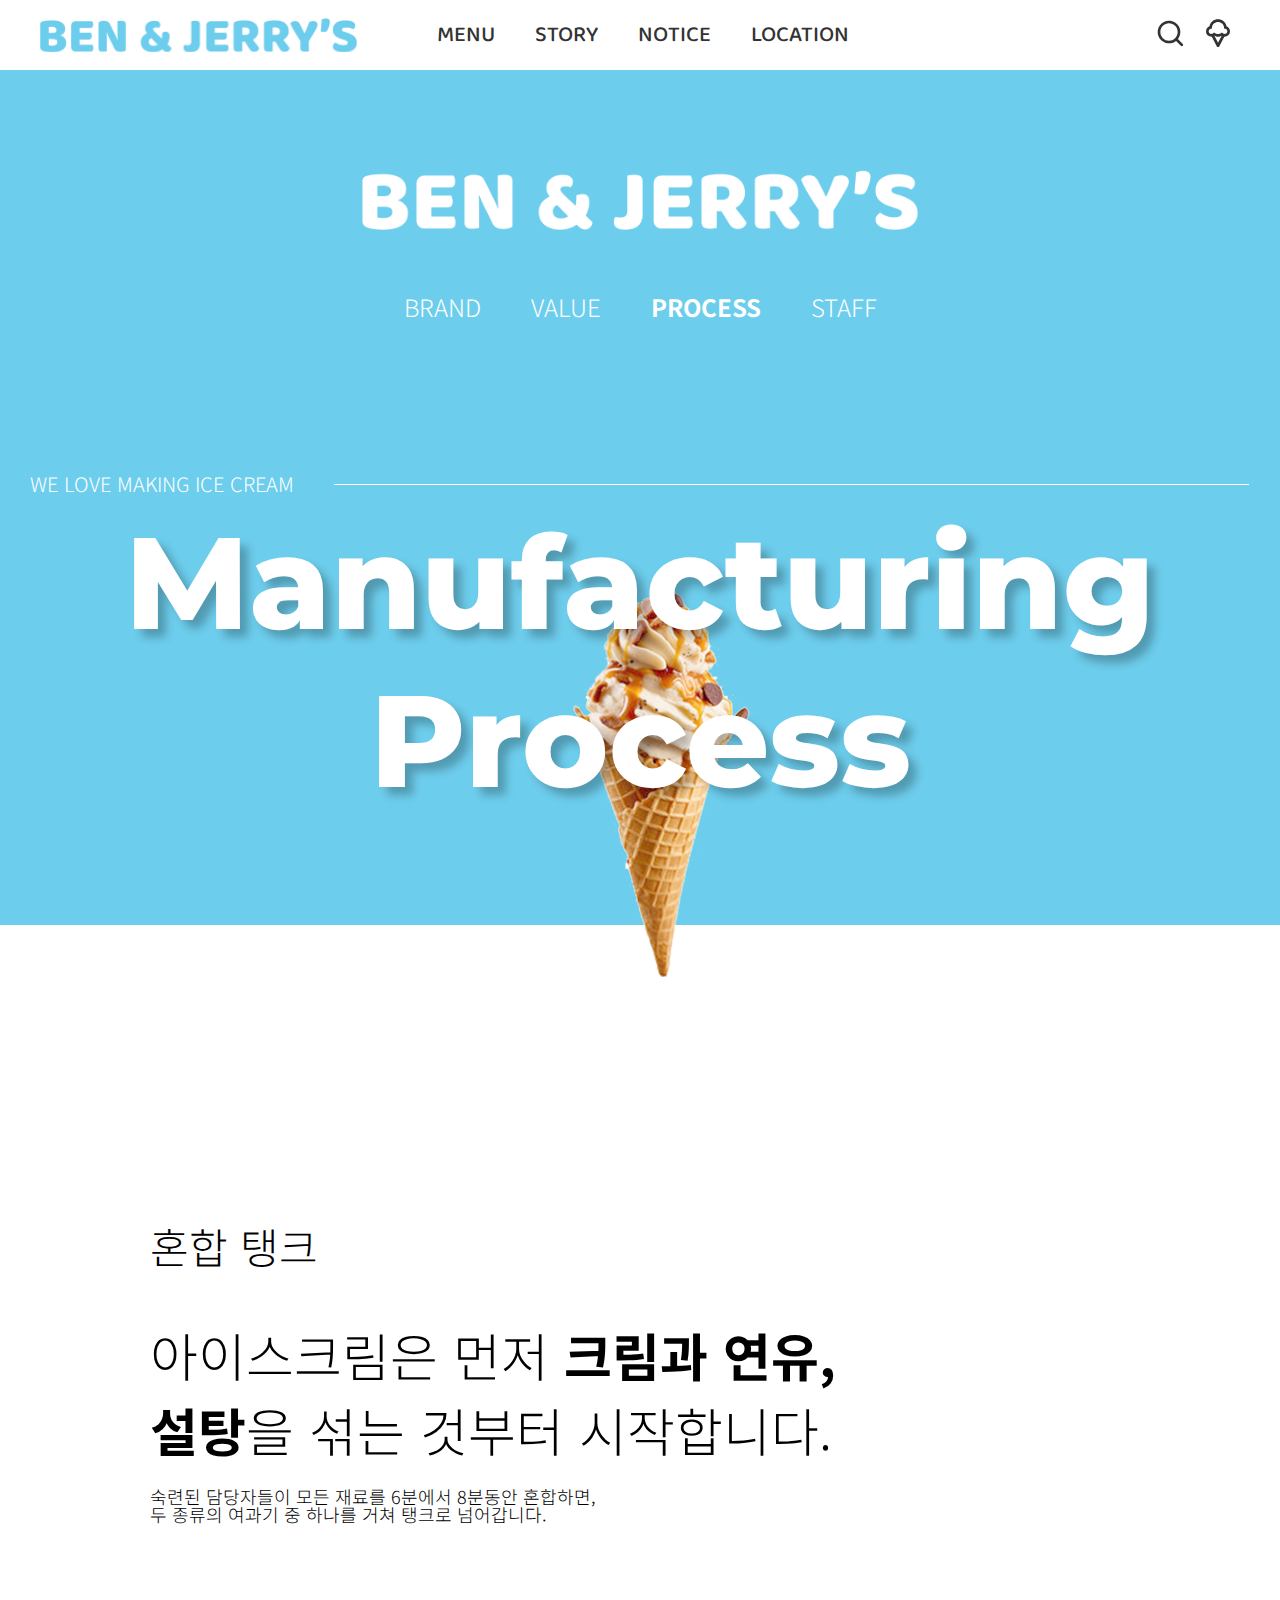
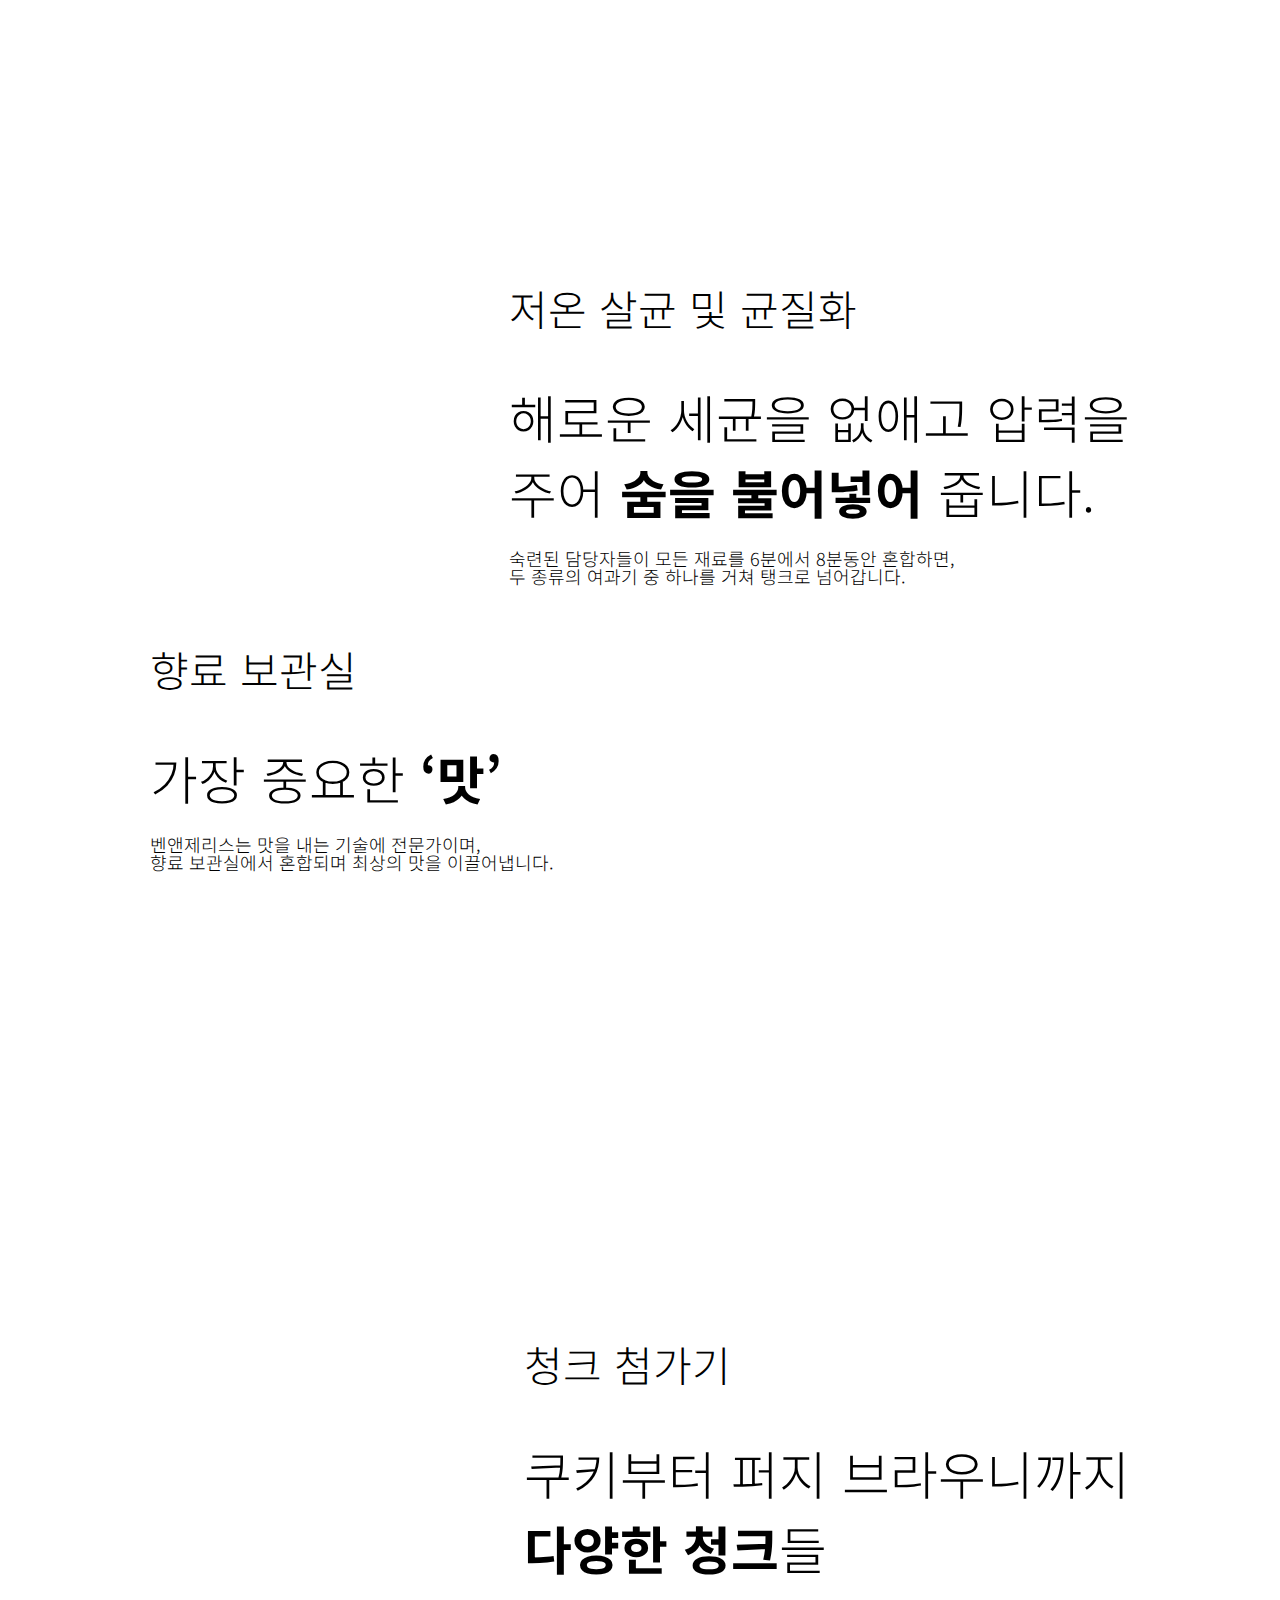
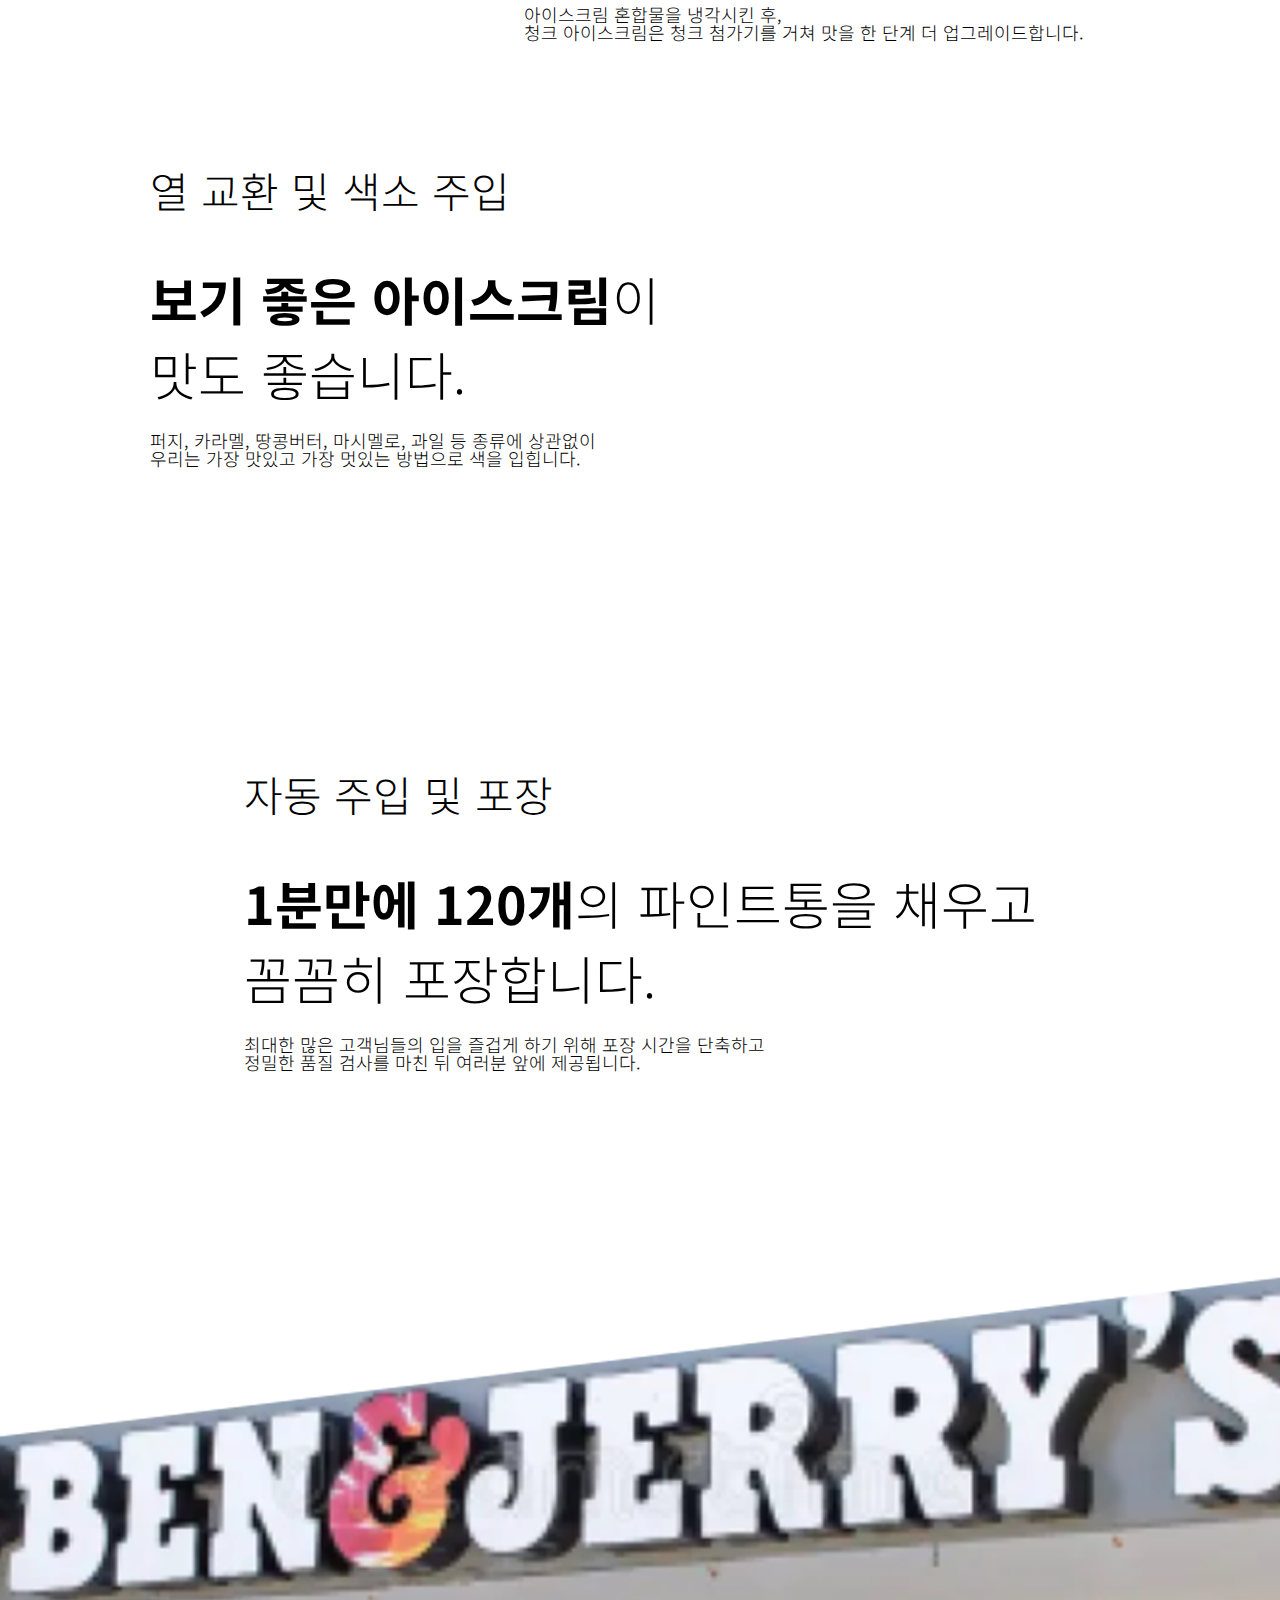
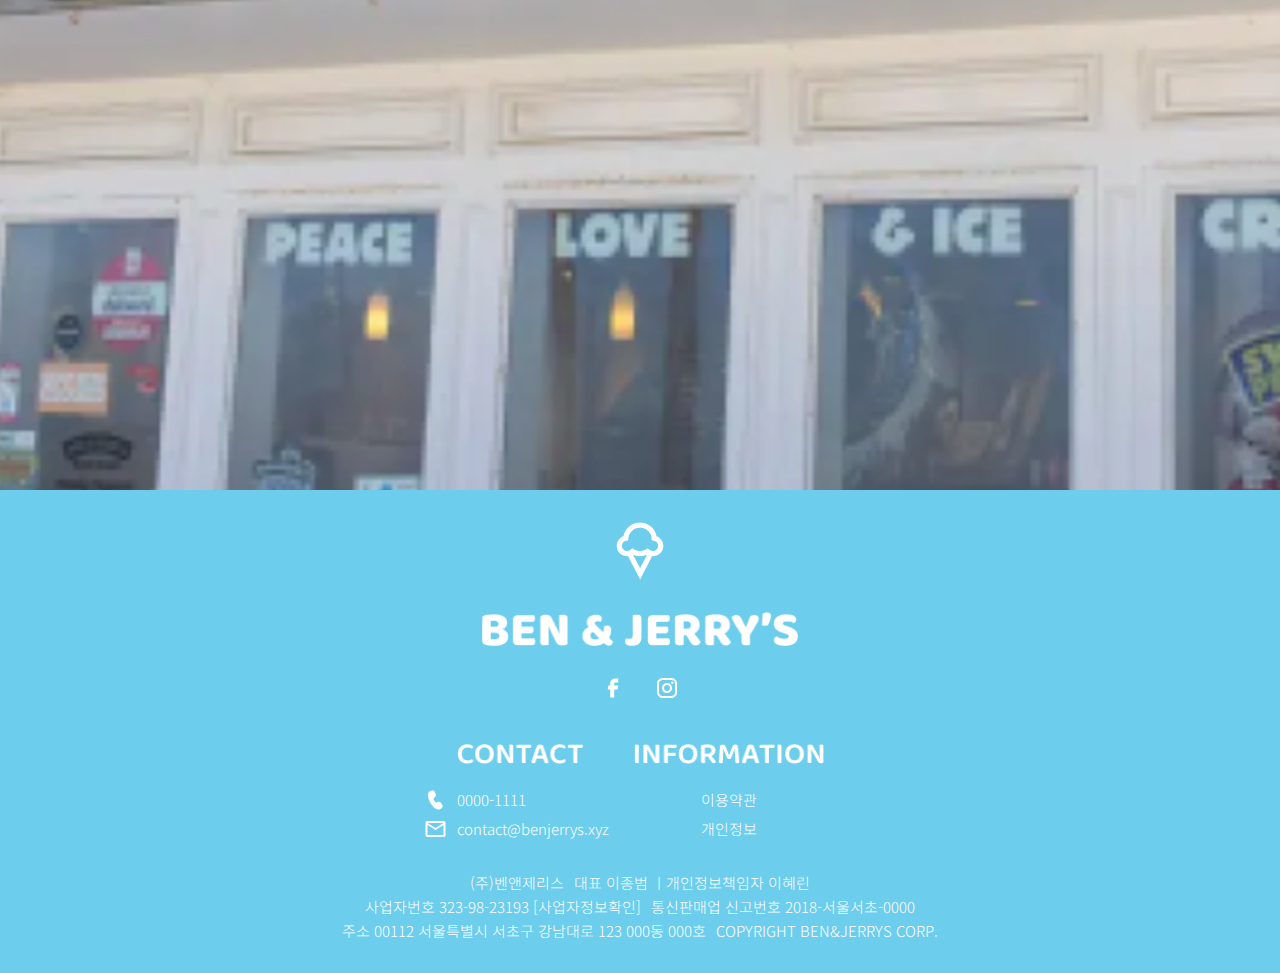
<file: Ben&Jerry's/index2.html>
<!DOCTYPE html>
<html lang="ko">
<head>
    <meta charset="UTF-8">
    <meta name="viewport" content="width=device-width, initial-scale=1.0">
    <title>Process | Ben&Jerry's</title>

    <link rel="icon" type="image/x-icon" href="./images/favicon.ico">
    <link rel="stylesheet" href="./css/reset.css">
    <link rel="stylesheet" href="./css/slick.css">
    <link rel="stylesheet" href="./css/header.css">
    <link rel="stylesheet" href="./css/style2.css">
    <script src="./js/code.jquery.com_jquery-3.7.1.min.js"></script>
    <script src="./js/slick.js"></script>
</head>
<body>
    <header>
        <div class="inner">
            <div class="left_inner">
                <h1>
                    <a href="index.html">
                        ben&herry's
                    </a>
                </h1>
                <ul class="menu">
                    <li>
                        <a href="javascript:void(0)">MENU</a>
                        <ul class="depth2">
                            <li><a href="javascript:void(0)">PINT</a></li>
                            <li><a href="javascript:void(0)">MINICUP</a></li>
                            <li><a href="javascript:void(0)">SCOOP</a></li>
                        </ul>
                    </li>
                    <li>
                        <a href="javascript:void(0)">STORY</a>
                        <ul class="depth2">
                            <li><a href="javascript:void(0)">BRAND</a></li>
                            <li><a href="javascript:void(0)">VALUE</a></li>
                            <li><a href="index2.html">PROCESS</a></li>
                            <li><a href="javascript:void(0)">STAFF</a></li>
                        </ul>
                    </li>
                    <li>
                        <a href="javascript:void(0)">NOTICE</a>
                        <ul class="depth2">
                            <li><a href="javascript:void(0)">PROMOTION</a></li>
                            <li><a href="javascript:void(0)">EVENT</a></li>
                            <li><a href="javascript:void(0)">CONTACT</a></li>
                        </ul>
                    </li>
                    <li>
                        <a href="javascript:void(0)">LOCATION</a>
                    </li>
                </ul>
            </div>
            <div class="right_inner">
                <button class="search_btn">
                    <svg viewBox="0 0 32 32">
                        <g clip-path="url(#clip0_8_22)">
                        <path fill-rule="evenodd" clip-rule="evenodd" d="M14 2.66675C12.1928 2.6669 10.4118 3.09923 8.80568 3.92767C7.19953 4.75611 5.81479 5.95664 4.76698 7.42909C3.71917 8.90153 3.03868 10.6032 2.78228 12.3921C2.52588 14.1811 2.701 16.0054 3.29304 17.7129C3.88508 19.4203 4.87686 20.9615 6.18565 22.2077C7.49444 23.4539 9.08228 24.3691 10.8167 24.8769C12.5511 25.3846 14.3818 25.4703 16.156 25.1266C17.9303 24.783 19.5966 24.02 21.016 22.9014L25.8853 27.7707C26.1368 28.0136 26.4736 28.148 26.8232 28.145C27.1728 28.1419 27.5072 28.0017 27.7544 27.7545C28.0016 27.5073 28.1419 27.1729 28.1449 26.8233C28.1479 26.4737 28.0135 26.1369 27.7707 25.8854L22.9013 21.0161C24.2187 19.3449 25.0389 17.3366 25.2681 15.221C25.4974 13.1055 25.1264 10.9681 24.1976 9.05354C23.2689 7.13897 21.8198 5.52456 20.0164 4.39506C18.213 3.26556 16.128 2.66661 14 2.66675ZM5.33334 14.0001C5.33334 11.7015 6.24643 9.49714 7.87174 7.87182C9.49706 6.24651 11.7015 5.33341 14 5.33341C16.2985 5.33341 18.5029 6.24651 20.1283 7.87182C21.7536 9.49714 22.6667 11.7015 22.6667 14.0001C22.6667 16.2986 21.7536 18.503 20.1283 20.1283C18.5029 21.7537 16.2985 22.6667 14 22.6667C11.7015 22.6667 9.49706 21.7537 7.87174 20.1283C6.24643 18.503 5.33334 16.2986 5.33334 14.0001Z">
                        </g>
                        <defs>
                        <clipPath id="clip0_8_22">
                        <rect width="32" height="32" fill="white"/>
                        </clipPath>
                        </defs>
                        </svg>
                    </button>
                <button class="ice_cream_btn">
                    <svg viewBox="0 0 32 32">
                        <path d="M4 13.3333C4 12.1999 4.328 11.1777 4.984 10.2666C5.64 9.35547 6.46756 8.71103 7.46667 8.33325C7.86667 6.31103 8.86133 4.63859 10.4507 3.31592C12.04 1.99325 13.8898 1.33236 16 1.33325C18.1111 1.33325 19.9613 1.99459 21.5507 3.31725C23.14 4.63992 24.1342 6.31192 24.5333 8.33325C25.5333 8.71103 26.3613 9.35547 27.0173 10.2666C27.6733 11.1777 28.0009 12.1999 28 13.3333C28 14.9999 27.4111 16.3221 26.2333 17.2999C25.0556 18.2777 23.7333 18.7333 22.2667 18.6666L17.2333 28.3999C17.1222 28.6444 16.9609 28.8221 16.7493 28.9333C16.5378 29.0444 16.3102 29.0999 16.0667 29.0999C15.8222 29.0999 15.5889 29.0444 15.3667 28.9333C15.1444 28.8221 14.9778 28.6444 14.8667 28.3999L9.8 18.6666C8.22222 18.7333 6.86133 18.2777 5.71733 17.2999C4.57333 16.3221 4.00089 14.9999 4 13.3333ZM9.33333 15.9999C9.66667 15.9999 9.99467 15.9444 10.3173 15.8333C10.64 15.7221 10.9342 15.5333 11.2 15.2666L11.9333 14.5333L12.8 15.0666C13.2667 15.3777 13.7724 15.611 14.3173 15.7666C14.8622 15.9221 15.4231 15.9999 16 15.9999C16.5778 15.9999 17.1391 15.9221 17.684 15.7666C18.2289 15.611 18.7342 15.3777 19.2 15.0666L20.0667 14.5333L20.8 15.2666C21.0667 15.5333 21.3613 15.7221 21.684 15.8333C22.0067 15.9444 22.3342 15.9999 22.6667 15.9999C23.4 15.9999 24.028 15.7386 24.5507 15.2159C25.0733 14.6933 25.3342 14.0657 25.3333 13.3333C25.3333 12.6666 25.1222 12.083 24.7 11.5826C24.2778 11.0821 23.7333 10.7768 23.0667 10.6666L22.0667 10.5333L22 9.46659C21.8889 7.93325 21.2556 6.63903 20.1 5.58392C18.9444 4.52881 17.5778 4.00081 16 3.99992C14.4222 3.99992 13.0556 4.52792 11.9 5.58392C10.7444 6.63992 10.1111 7.93414 10 9.46659L9.93333 10.5333L8.93333 10.7333C8.26667 10.8666 7.72222 11.1666 7.3 11.6333C6.87778 12.0999 6.66667 12.6666 6.66667 13.3333C6.66667 14.0666 6.928 14.6946 7.45067 15.2173C7.97333 15.7399 8.60089 16.0008 9.33333 15.9999ZM16.0667 24.8666L19.6667 17.8666C19.1333 18.1333 18.5556 18.3333 17.9333 18.4666C17.3111 18.5999 16.6667 18.6666 16 18.6666C15.4 18.6666 14.7942 18.5999 14.1827 18.4666C13.5711 18.3333 12.9769 18.1333 12.4 17.8666L16.0667 24.8666Z">
                        </svg>
                </button>
            </div>
        </div>
    </header>
    <main>
        <section class="tit_box">
            <figure>
                <img src="./images/visual/icecream1.png" alt="icecream1">
            </figure>
            <h1><a href="javascript:void(0)">BEN & JERRY’S</a></h1>
            <ul class="tit_list">
                <li><a href="javascript:void(0)">BRAND</a></li>
                <li><a href="javascript:void(0)">VALUE</a></li>
                <li><a href="javascript:void(0)" class="on">PROCESS</a></li>
                <li><a href="javascript:void(0)">STAFF</a></li>
            </ul>
            <div class="tit_text">
                <p>WE LOVE MAKING ICE CREAM<span>line</span></p>
                <h2>Manufacturing<br>
                    Process</h2>
            </div>
        </section>
        <section class="process_list">
            <figure>
                <img src="./images/visual/icecream2.png" alt="icecream2">
            </figure>
            <div class="tank">
                <div class="tk_list">
                    <h3>혼합 탱크</h3>
                    <h2>
                        아이스크림은 먼저 <span>크림과 연유,<br>
                        설탕</span>을 섞는 것부터 시작합니다.
                    </h2>
                    <p>
                        숙련된 담당자들이 모든 재료를 6분에서 8분동안 혼합하면,<br>
                        두 종류의 여과기 중 하나를 거쳐 탱크로 넘어갑니다.
                    </p>
                </div>
                <div class="pr_img"><img src="./images/process/process01.png" alt="혼합 탱크"></div>
            </div>
            <div class="sterilization">
                <div class="pr_img"><img src="./images/process/process02.png" alt="저온 살균 및 균질화"></div>
                <div class="st_list">
                    <h3>저온 살균 및 균질화</h3>
                    <h2>
                        해로운 세균을 없애고 압력을<br>주어
                        <span>숨을 불어넣어</span> 줍니다.
                    </h2>
                    <p>
                        숙련된 담당자들이 모든 재료를 6분에서 8분동안 혼합하면,<br>
                        두 종류의 여과기 중 하나를 거쳐 탱크로 넘어갑니다.
                    </p>
                </div>
            </div>
            <div class="keep">
                <div class="kp_list">
                    <h3>향료 보관실</h3>
                    <h2>
                        가장 중요한 <span>‘맛’</span>
                    </h2>
                    <p>
                        벤앤제리스는 맛을 내는 기술에 전문가이며,<br>
                        향료 보관실에서 혼합되며 최상의 맛을 이끌어냅니다. 
                    </p>
                </div>
                <div class="pr_img"><img src="./images/process/process03.png" alt="향료 보관실"></div>
            </div>
            <div class="chunk">
                <div class="pr_img"><img src="./images/process/process04.png" alt="청크 첨가기"></div>
                <div class="ch_list">
                    <h3>청크 첨가기</h3>
                    <h2>
                        쿠키부터 퍼지 브라우니까지<br>
                        <span>다양한 청크</span>들
                    </h2>
                    <p>
                        아이스크림 혼합물을 냉각시킨 후,<br>
                        청크 아이스크림은 청크 첨가기를 거쳐 맛을 한 단계 더 업그레이드합니다. 
                    </p>
                </div>
            </div>
            <div class="pigment">
                <div class="pt_list">
                    <h3>열 교환 및 색소 주입</h3>
                    <h2>
                        <span>보기 좋은 아이스크림</span>이<br>
                        맛도 좋습니다.
                    </h2>
                    <p>
                        퍼지, 카라멜, 땅콩버터, 마시멜로, 과일 등 종류에 상관없이<br>
                        우리는 가장 맛있고 가장 멋있는 방법으로 색을 입힙니다.
                    </p>
                </div>
                <div class="pr_img"><img src="./images/process/process05.png" alt="열 교환 및 색소 주입"></div>
            </div>
            <div class="pack">
                <div class="pk_list">
                    <h3>자동 주입 및 포장</h3>
                    <h2>
                        <span>1분만에 120개</span>의 파인트통을 채우고<br>
                        꼼꼼히 포장합니다.
                    </h2>
                    <p>
                        최대한 많은 고객님들의 입을 즐겁게 하기 위해  포장 시간을 단축하고<br>
                        정밀한 품질 검사를 마친 뒤 여러분 앞에 제공됩니다.
                    </p>
                </div>
                <div class="pr_img">
                    <img src="./images/process/process06.png" alt="자동 주입">
                    <!-- <img src="./images/process/process07.png" alt="자동 포장"> -->
                </div>
            </div>
        </section>
    </main>
    <footer>
        <div class="footer_inner">
            <h1>
                <span>ice-cream img</span>
                <img src="./images/logo/logo2.png" alt="logo">
            </h1>
            <div class="sns">
                <span class="facebook">페이스북</span>
                <span class="insta">인스타그램</span>
            </div>
            <div class="infor_con">
                <ul class="contact">
                    <li class="sub">contact</li>
                    <li>0000-1111</li>
                    <li>contact@benjerrys.xyz</li>
                </ul>
                <ul class="information">
                    <li class="sub">information</li>
                    <li><a href="javascript:void(0)">이용약관</a></li>
                    <li><a href="javascript:void(0)">개인정보</a></li>
                </ul>
            </div>
            <div class="copy">
                <p><span>(주)벤앤제리스</span><span>대표 이종범 ㅣ개인정보책임자 이혜린</span></p>
                <p><span>사업자번호 323-98-23193 [사업자정보확인]</span><span>통신판매업 신고번호 2018-서울서초-0000</span></p>
                <p><span>주소 00112 서울특별시 서초구 강남대로 123 000동 000호 </span><span>COPYRIGHT BEN&JERRYS CORP.</span></p>
            </div>
        </div>
    </footer>
    <script src="./js/header.js"></script>
    <script src="./js/script2.js"></script>
</body>
</html>
</file>
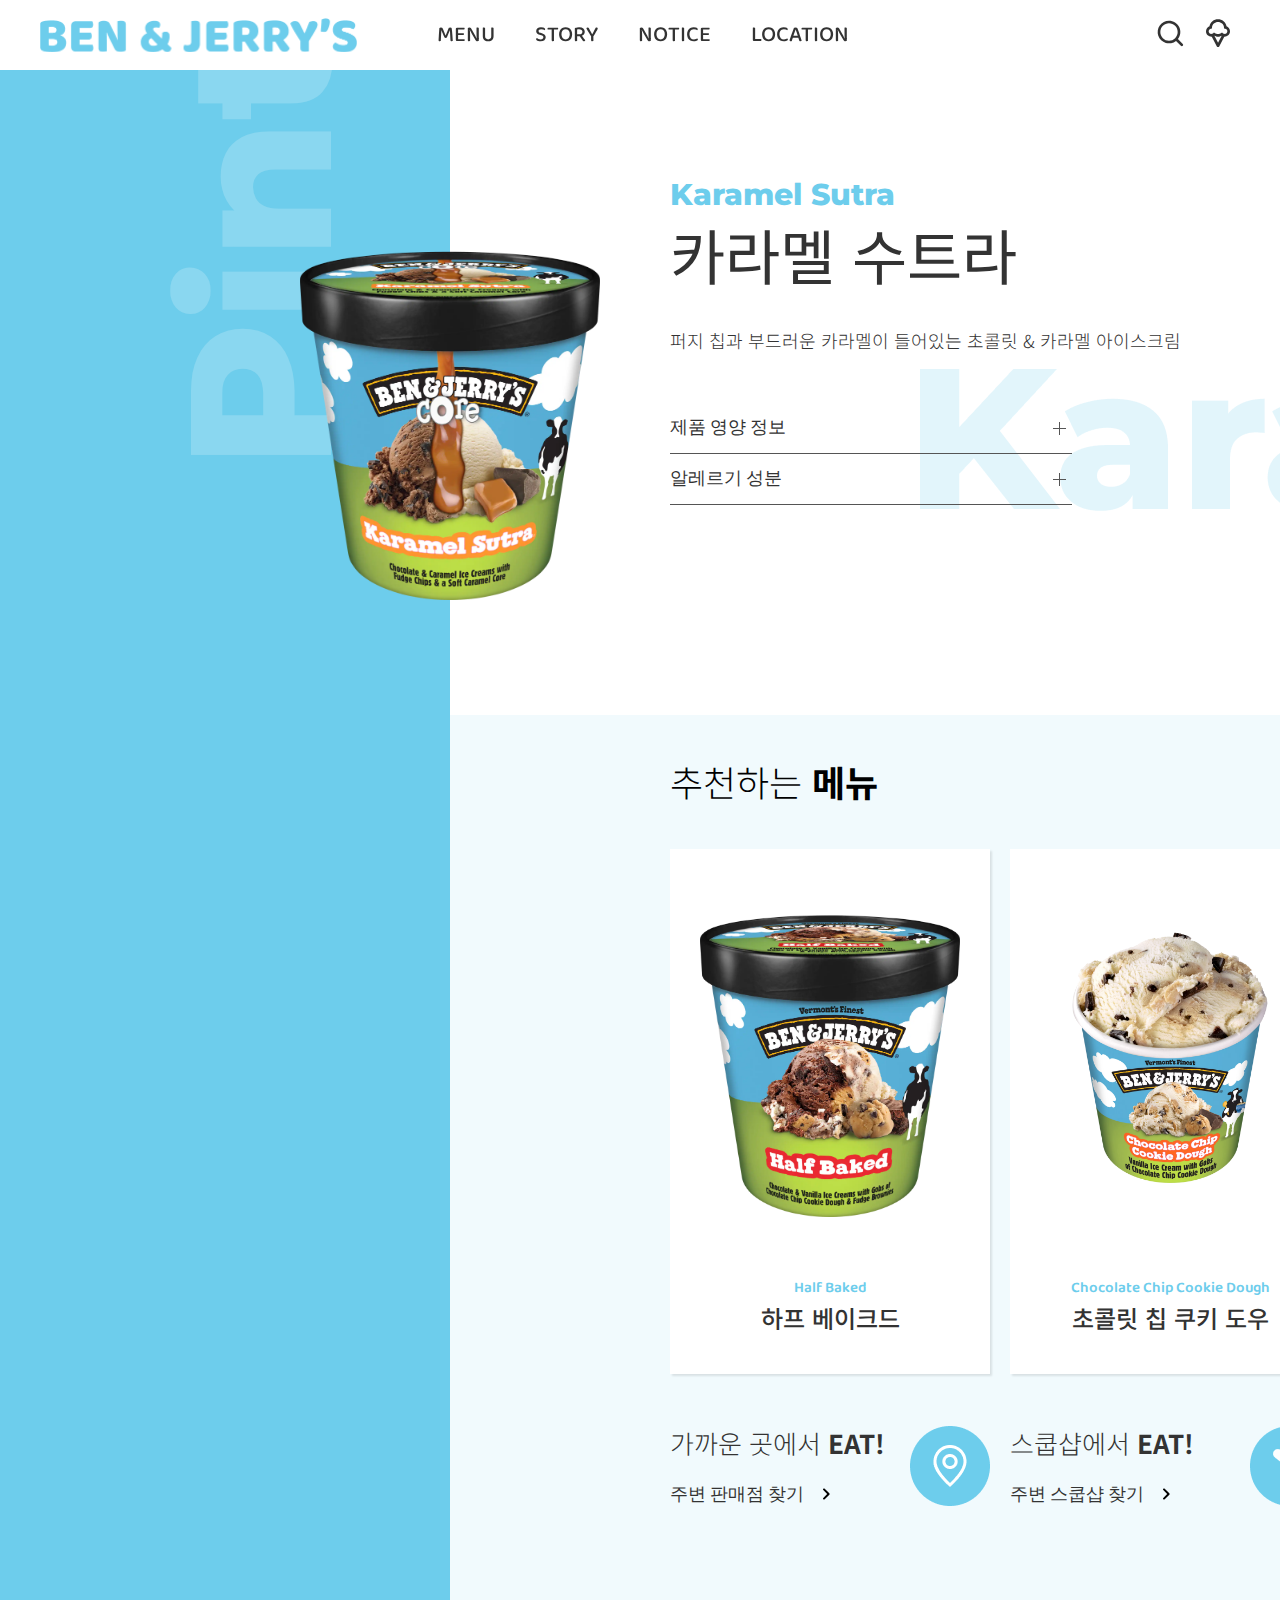
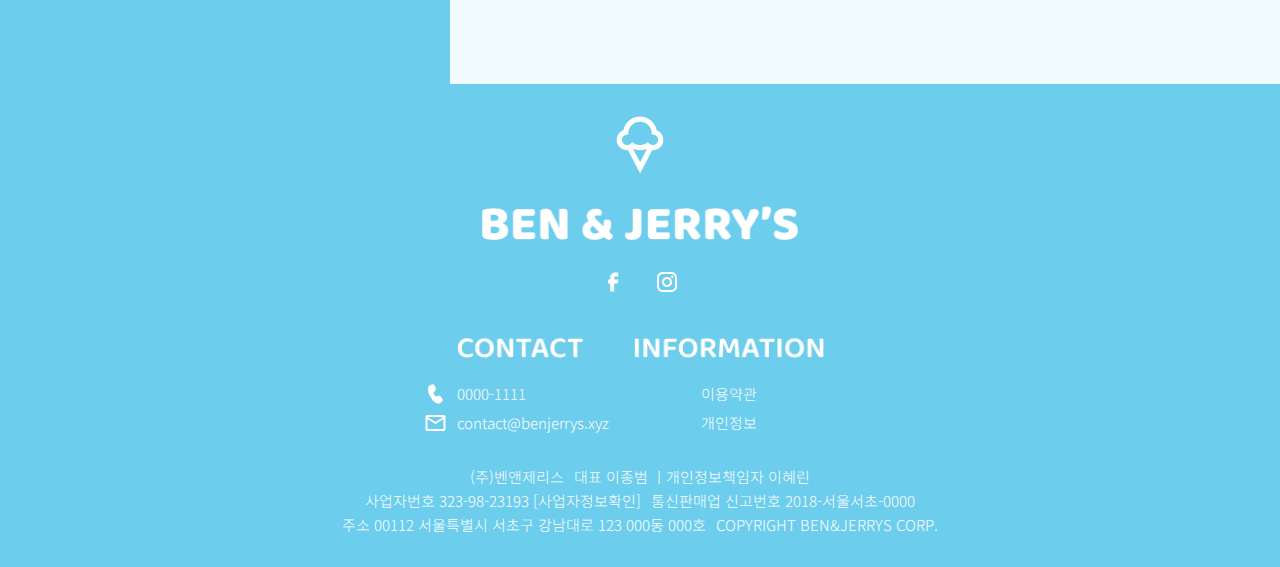
<file: Ben&Jerry's/index3.html>
<!DOCTYPE html>
<html lang="ko">
<head>
    <meta charset="UTF-8">
    <meta name="viewport" content="width=device-width, initial-scale=1.0">
    <title>Product | Ben&Jerry's</title>
    
    <link rel="icon" type="image/x-icon" href="./images/favicon.ico">
    <link rel="stylesheet" href="./css/reset.css">
    <link rel="stylesheet" href="./css/slick.css">
    <link rel="stylesheet" href="./css/header.css">
    <link rel="stylesheet" href="./css/style3.css">
    <script src="./js/code.jquery.com_jquery-3.7.1.min.js"></script>
    <script src="./js/slick.js"></script>
</head>
<body>
    <header>
        <div class="inner">
            <div class="left_inner">
                <h1>
                    <a href="index.html">
                        Ben&Jerry's
                    </a>
                </h1>
                <ul class="menu">
                    <li>
                        <a href="javascript:void(0)">MENU</a>
                        <ul class="depth2">
                            <li><a href="javascript:void(0)">PINT</a></li>
                            <li><a href="javascript:void(0)">MINICUP</a></li>
                            <li><a href="javascript:void(0)">SCOOP</a></li>
                        </ul>
                    </li>
                    <li>
                        <a href="javascript:void(0)">STORY</a>
                        <ul class="depth2">
                            <li><a href="javascript:void(0)">BRAND</a></li>
                            <li><a href="javascript:void(0)">VALUE</a></li>
                            <li><a href="index2.html">PROCESS</a></li>
                            <li><a href="javascript:void(0)">STAFF</a></li>
                        </ul>
                    </li>
                    <li>
                        <a href="javascript:void(0)">NOTICE</a>
                        <ul class="depth2">
                            <li><a href="javascript:void(0)">PROMOTION</a></li>
                            <li><a href="javascript:void(0)">EVENT</a></li>
                            <li><a href="javascript:void(0)">CONTACT</a></li>
                        </ul>
                    </li>
                    <li>
                        <a href="javascript:void(0)">LOCATION</a>
                    </li>
                </ul>
            </div>
            <div class="right_inner">
                <button class="search_btn">
                    <svg viewBox="0 0 32 32">
                        <g clip-path="url(#clip0_8_22)">
                        <path fill-rule="evenodd" clip-rule="evenodd" d="M14 2.66675C12.1928 2.6669 10.4118 3.09923 8.80568 3.92767C7.19953 4.75611 5.81479 5.95664 4.76698 7.42909C3.71917 8.90153 3.03868 10.6032 2.78228 12.3921C2.52588 14.1811 2.701 16.0054 3.29304 17.7129C3.88508 19.4203 4.87686 20.9615 6.18565 22.2077C7.49444 23.4539 9.08228 24.3691 10.8167 24.8769C12.5511 25.3846 14.3818 25.4703 16.156 25.1266C17.9303 24.783 19.5966 24.02 21.016 22.9014L25.8853 27.7707C26.1368 28.0136 26.4736 28.148 26.8232 28.145C27.1728 28.1419 27.5072 28.0017 27.7544 27.7545C28.0016 27.5073 28.1419 27.1729 28.1449 26.8233C28.1479 26.4737 28.0135 26.1369 27.7707 25.8854L22.9013 21.0161C24.2187 19.3449 25.0389 17.3366 25.2681 15.221C25.4974 13.1055 25.1264 10.9681 24.1976 9.05354C23.2689 7.13897 21.8198 5.52456 20.0164 4.39506C18.213 3.26556 16.128 2.66661 14 2.66675ZM5.33334 14.0001C5.33334 11.7015 6.24643 9.49714 7.87174 7.87182C9.49706 6.24651 11.7015 5.33341 14 5.33341C16.2985 5.33341 18.5029 6.24651 20.1283 7.87182C21.7536 9.49714 22.6667 11.7015 22.6667 14.0001C22.6667 16.2986 21.7536 18.503 20.1283 20.1283C18.5029 21.7537 16.2985 22.6667 14 22.6667C11.7015 22.6667 9.49706 21.7537 7.87174 20.1283C6.24643 18.503 5.33334 16.2986 5.33334 14.0001Z">
                        </g>
                        <defs>
                        <clipPath id="clip0_8_22">
                        <rect width="32" height="32" fill="white"/>
                        </clipPath>
                        </defs>
                        </svg>
                    </button>
                <button class="ice_cream_btn">
                    <svg viewBox="0 0 32 32">
                        <path d="M4 13.3333C4 12.1999 4.328 11.1777 4.984 10.2666C5.64 9.35547 6.46756 8.71103 7.46667 8.33325C7.86667 6.31103 8.86133 4.63859 10.4507 3.31592C12.04 1.99325 13.8898 1.33236 16 1.33325C18.1111 1.33325 19.9613 1.99459 21.5507 3.31725C23.14 4.63992 24.1342 6.31192 24.5333 8.33325C25.5333 8.71103 26.3613 9.35547 27.0173 10.2666C27.6733 11.1777 28.0009 12.1999 28 13.3333C28 14.9999 27.4111 16.3221 26.2333 17.2999C25.0556 18.2777 23.7333 18.7333 22.2667 18.6666L17.2333 28.3999C17.1222 28.6444 16.9609 28.8221 16.7493 28.9333C16.5378 29.0444 16.3102 29.0999 16.0667 29.0999C15.8222 29.0999 15.5889 29.0444 15.3667 28.9333C15.1444 28.8221 14.9778 28.6444 14.8667 28.3999L9.8 18.6666C8.22222 18.7333 6.86133 18.2777 5.71733 17.2999C4.57333 16.3221 4.00089 14.9999 4 13.3333ZM9.33333 15.9999C9.66667 15.9999 9.99467 15.9444 10.3173 15.8333C10.64 15.7221 10.9342 15.5333 11.2 15.2666L11.9333 14.5333L12.8 15.0666C13.2667 15.3777 13.7724 15.611 14.3173 15.7666C14.8622 15.9221 15.4231 15.9999 16 15.9999C16.5778 15.9999 17.1391 15.9221 17.684 15.7666C18.2289 15.611 18.7342 15.3777 19.2 15.0666L20.0667 14.5333L20.8 15.2666C21.0667 15.5333 21.3613 15.7221 21.684 15.8333C22.0067 15.9444 22.3342 15.9999 22.6667 15.9999C23.4 15.9999 24.028 15.7386 24.5507 15.2159C25.0733 14.6933 25.3342 14.0657 25.3333 13.3333C25.3333 12.6666 25.1222 12.083 24.7 11.5826C24.2778 11.0821 23.7333 10.7768 23.0667 10.6666L22.0667 10.5333L22 9.46659C21.8889 7.93325 21.2556 6.63903 20.1 5.58392C18.9444 4.52881 17.5778 4.00081 16 3.99992C14.4222 3.99992 13.0556 4.52792 11.9 5.58392C10.7444 6.63992 10.1111 7.93414 10 9.46659L9.93333 10.5333L8.93333 10.7333C8.26667 10.8666 7.72222 11.1666 7.3 11.6333C6.87778 12.0999 6.66667 12.6666 6.66667 13.3333C6.66667 14.0666 6.928 14.6946 7.45067 15.2173C7.97333 15.7399 8.60089 16.0008 9.33333 15.9999ZM16.0667 24.8666L19.6667 17.8666C19.1333 18.1333 18.5556 18.3333 17.9333 18.4666C17.3111 18.5999 16.6667 18.6666 16 18.6666C15.4 18.6666 14.7942 18.5999 14.1827 18.4666C13.5711 18.3333 12.9769 18.1333 12.4 17.8666L16.0667 24.8666Z">
                        </svg>
                </button>
            </div>
        </div>
    </header>
    <main>
        <div class="empty">
            <p>Pint</p>
            <img src="./images/product/pint/karamel-sutra.webp" alt="Karamel Sutra">
        </div>
        <section class="particular">
            <div class="bg">
                <div class="introduct">
                    <p class="name_en">Karamel Sutra</p>
                    <p class="name_ko">카라멜 수트라</p>
                    <p class="detail">퍼지 칩과 부드러운 카라멜이 들어있는 초콜릿 & 카라멜 아이스크림</p>
                </div>
                <div class="aco">
                    <div class="nutrition">
                        <p class="p1">제품 영양 정보<span>text</span></p>
                        <div class="exel">
                            <ul>
                                <li class="infor">
                                    <p>중량<br><span>(g)</span></p>
                                </li>
                                <li class="num">142</li>
                            </ul>
                            <ul>
                                <li class="infor">
                                    <p>열량<br><span>(Kcal)</span></p>
                                </li>
                                <li class="num">1110</li>
                            </ul>
                            <ul>
                                <li class="infor">
                                    <p>당류<br><span>(g)</span></p>
                                </li>
                                <li class="num">114</li>
                            </ul>
                            <ul>
                                <li class="infor">
                                    <p>단백질<br><span>(g)</span></p>
                                </li>
                                <li class="num">18</li>
                            </ul>
                            <ul>
                                <li class="infor">
                                    <p>포화지방<br><span>(g)</span></p>
                                </li>
                                <li class="num">39</li>
                            </ul>
                            <ul>
                                <li class="infor">
                                    <p>나트륨<br><span>(mg)</span></p>
                                </li>
                                <li class="num">280</li>
                            </ul>
                        </div>
                    </div>
                    <div class="allergy">
                        <p class="p2">알레르기 성분<span>text</span></p>
                        <div class="detail">
                            우유, 계란, 대두
                        </div>
                    </div>
                </div>
            </div>
            <!-- <div class="bg">Karamel</div> -->
        </section>
        <section class="suggestion">
            <h2>추천하는 <span>메뉴</span></h2>
            <div class="sug">
                <div class="pro_list">
                    <a href="javascript:void(0)"><div class="img"><img src="./images/product/pint/half-baked.webp" alt="Half Baked"></div></a>
                    <div class="pro_name">
                        <p class="name_eg">Half Baked</p>
                        <p class="name_kr">하프 베이크드</p>
                    </div>
                </div>
                <div class="pro_list">
                    <a href="javascript:void(0)"><div class="img"><img src="./images/product/minicup/Chocolate-Chip-Cookie-Dough.png" alt="Chocolate Chip Cookie Dough"></div></a>
                    <div class="pro_name">
                        <p class="name_eg">Chocolate Chip Cookie Dough</p>
                        <p class="name_kr">초콜릿 칩 쿠키 도우</p>
                    </div>
                </div>
                <div class="pro_list">
                    <a href="javascript:void(0)"><div class="img"><img src="./images/product/scoop/butterpecan.png" alt="Butter Pecan"></div></a>
                    <div class="pro_name">
                        <p class="name_eg">Butter Pecan</p>
                        <p class="name_kr">버터 피칸</p>
                    </div>
                </div>
            </div>
                <div class="serv">
                    <a href="javascript:void(0)"><div class="store">
                        <h5>가까운 곳에서 <span>EAT!</span></h5>
                        <p>주변 판매점 찾기<span><svg viewBox="0 0 7 12">
                            <path d="M0.310022 0.710022C0.217319 0.802536 0.143771 0.912424 0.0935898 1.0334C0.0434083 1.15437 0.0175781 1.28405 0.0175781 1.41502C0.0175781 1.54599 0.0434083 1.67567 0.0935898 1.79665C0.143771 1.91762 0.217319 2.02751 0.310022 2.12002L4.19002 6.00002L0.310022 9.88002C0.123045 10.067 0.0180016 10.3206 0.0180016 10.585C0.0180016 10.8494 0.123045 11.103 0.310022 11.29C0.497 11.477 0.750596 11.582 1.01502 11.582C1.27945 11.582 1.53304 11.477 1.72002 11.29L6.31002 6.70002C6.40273 6.60751 6.47627 6.49762 6.52645 6.37665C6.57664 6.25567 6.60247 6.12599 6.60247 5.99502C6.60247 5.86405 6.57664 5.73437 6.52645 5.6134C6.47627 5.49242 6.40273 5.38254 6.31002 5.29002L1.72002 0.700022C1.34002 0.320022 0.700022 0.320022 0.310022 0.710022Z" fill="black"/>
                            </svg></span></p>
                    </div></a>
                    <a href="javascript:void(0)"><div class="scoop">
                        <h5>스쿱샵에서 <span>EAT!</span></h5>
                        <p>주변 스쿱샵 찾기<span><svg viewBox="0 0 7 12">
                            <path d="M0.310022 0.710022C0.217319 0.802536 0.143771 0.912424 0.0935898 1.0334C0.0434083 1.15437 0.0175781 1.28405 0.0175781 1.41502C0.0175781 1.54599 0.0434083 1.67567 0.0935898 1.79665C0.143771 1.91762 0.217319 2.02751 0.310022 2.12002L4.19002 6.00002L0.310022 9.88002C0.123045 10.067 0.0180016 10.3206 0.0180016 10.585C0.0180016 10.8494 0.123045 11.103 0.310022 11.29C0.497 11.477 0.750596 11.582 1.01502 11.582C1.27945 11.582 1.53304 11.477 1.72002 11.29L6.31002 6.70002C6.40273 6.60751 6.47627 6.49762 6.52645 6.37665C6.57664 6.25567 6.60247 6.12599 6.60247 5.99502C6.60247 5.86405 6.57664 5.73437 6.52645 5.6134C6.47627 5.49242 6.40273 5.38254 6.31002 5.29002L1.72002 0.700022C1.34002 0.320022 0.700022 0.320022 0.310022 0.710022Z" fill="black"/>
                            </svg></span></p>
                    </div></a>
                    <a href="javascript:void(0)"><div class="delivery">
                        <h5>배달해서 <span>EAT!</span></h5>
                        <p>딜리버리 서비스<span><svg viewBox="0 0 7 12">
                            <path d="M0.310022 0.710022C0.217319 0.802536 0.143771 0.912424 0.0935898 1.0334C0.0434083 1.15437 0.0175781 1.28405 0.0175781 1.41502C0.0175781 1.54599 0.0434083 1.67567 0.0935898 1.79665C0.143771 1.91762 0.217319 2.02751 0.310022 2.12002L4.19002 6.00002L0.310022 9.88002C0.123045 10.067 0.0180016 10.3206 0.0180016 10.585C0.0180016 10.8494 0.123045 11.103 0.310022 11.29C0.497 11.477 0.750596 11.582 1.01502 11.582C1.27945 11.582 1.53304 11.477 1.72002 11.29L6.31002 6.70002C6.40273 6.60751 6.47627 6.49762 6.52645 6.37665C6.57664 6.25567 6.60247 6.12599 6.60247 5.99502C6.60247 5.86405 6.57664 5.73437 6.52645 5.6134C6.47627 5.49242 6.40273 5.38254 6.31002 5.29002L1.72002 0.700022C1.34002 0.320022 0.700022 0.320022 0.310022 0.710022Z" fill="black"/>
                            </svg></span></p>
                    </div></a>
                </div>
        </section>
    </main>
    <footer>
        <div class="footer_inner">
            <h1>
                <span>ice-cream img</span>
                <img src="./images/logo/logo2.png" alt="logo2">
            </h1>
            <div class="sns">
                <span class="facebook">페이스북</span>
                <span class="insta">인스타그램</span>
            </div>
            <div class="infor_con">
                <ul class="contact">
                    <li class="sub">contact</li>
                    <li>0000-1111</li>
                    <li>contact@benjerrys.xyz</li>
                </ul>
                <ul class="information">
                    <li class="sub">information</li>
                    <li><a href="javascript:void(0)">이용약관</a></li>
                    <li><a href="javascript:void(0)">개인정보</a></li>
                </ul>
            </div>
            <div class="copy">
                <p><span>(주)벤앤제리스</span><span>대표 이종범 ㅣ개인정보책임자 이혜린</span></p>
                <p><span>사업자번호 323-98-23193 [사업자정보확인]</span><span>통신판매업 신고번호 2018-서울서초-0000</span></p>
                <p><span>주소 00112 서울특별시 서초구 강남대로 123 000동 000호 </span><span>COPYRIGHT BEN&JERRYS CORP.</span></p>
            </div>
        </div>
    </footer>
    <script src="./js/header.js"></script>
    <script src="./js/script3.js"></script>
</body>
</html>
</file>
<file: Elle/css/header.css>
@charset "utf-8";
@import url("https://fonts.googleapis.com/css2?family=Noto+Sans+KR:wght@100;200;300;400;500;600;700;800;900&display=swap");
body {
  font-family: "Noto Sans KR", sans-serif;
  background: #ffffff;
  color: #000000;
}
/* header */
#header {
  width: 100%;
  background: #ffffff;
  border-bottom: 1px solid #e3e3e3;
  padding: 20px 40px;
  font-size: 16px;
  display: flex;
  justify-content: space-between;
  align-items: center;
  position: fixed;
  left: 0;
  top: 0;
  z-index: 100;
}
#header .header_left {
  display: flex;
  gap: 40px;
  align-items: center;
}
#header .header_left .mainMenu {
  display: flex;
  gap: 40px;
  align-items: center;
  padding: 0 200px;
}
#header .header_left .mainMenu .depth1 a {
  font-weight: 600;
}
#header .header_left .mainMenu .depth1:last-child a {
  color: #00a73d;
}
#header .header_right {
  display: flex;
  gap: 40px;
  align-items: center;
}
#header .header_right .member {
  display: flex;
  gap: 40px;
  align-items: center;
}
#header .header_right .member li a {
  color: #9f9f9f;
  transition: all 0.2s;
}
#header .header_right .member li:hover a {
  color: #000000;
}
</file>
<file: Elle/css/style.css>
@charset "utf-8";
@import url("https://fonts.googleapis.com/css2?family=Noto+Sans+KR:wght@100;200;300;400;500;600;700;800;900&family=Playfair+Display:wght@400;500;600;700;800;900&display=swap");
body {
  font-family: "Noto Sans KR", sans-serif;

  background: #ffffff;
  color: #000000;
}
/* main > visual */
#visual {
  margin: 90px auto;
  width: 63%;
  height: auto;
  position: relative;
}
#visual .visual_cover {
  background: rgba(0, 0, 0, 0.2);
  position: absolute;
  left: 0;
  top: 0;
  width: 100%;
  height: 100%;
  z-index: 9;
  transition: 0.4s ease all;
}
#visual .visual_cover:hover {
  background: none;
}
#visual .slick-arrow {
  width: 30px;
  height: 57px;
  position: absolute;
  top: 50%;
  transform: translateY(-50%);
  z-index: 10;
  text-indent: -99999px;
  opacity: 0.7;
}
#visual .slick-arrow:hover {
  opacity: 1;
}

#visual .slick-prev {
  background: url(../images/icon/icon_prev.png) no-repeat;
  left: 40px;
}
#visual .slick-next {
  background: url(../images/icon/icon_next.png) no-repeat;
  right: 40px;
}
#visual .slick-dots {
  display: flex;
  gap: 12px;
  position: absolute;
  bottom: -30px;
  left: 50%;
  transform: translateX(-50%);
  text-indent: -99999px;
}
#visual .slick-dots li {
  width: 10px;
  height: 10px;
  background: #cccccc;
  border-radius: 50%;
}
#visual .slick-dots .slick-active {
  background: #000000;
}
#visual div {
  position: relative;
}
#visual div a img {
  width: 100%;
}
#visual div a .text {
  position: absolute;
  left: 0;
  bottom: 0;
  z-index: 11;
  color: #ffffff;
  padding: 0 60px 34px;
}
#visual div a .text h2 {
  font-size: 40px;
  line-height: 52px;
  font-weight: 700;
}
#visual div a .text p {
  margin-top: 17px;
  font-size: 20px;
  line-height: 32px;
  font-weight: 500;
}

/* main > issue */
#issue {
  margin: 80px auto;
  width: 63%;
  height: auto;
}
#issue .issue_title {
  font-family: "Playfair Display", serif;
  font-weight: 500;
  font-size: 50px;
  display: flex;
  width: 100%;
}
#issue .issue_title li {
  width: 50%;
}
#issue .issue_title li a {
  width: 100%;
  display: block;
  padding: 30px 0;
  color: #cccccc;
  border-bottom: 4px solid #cccccc;
}

#issue .issue_title li.active a,
#issue .issue_title li.active:hover a {
  color: #000000;
  border-bottom: 4px solid #000000;
}
#issue .issue_title li:hover a {
  color: #999999;
  border-bottom: 4px solid #999999;
  transition: all 0.5s ease;
}
#issue .issue_contents ul li a {
  display: flex;
  padding: 15px 10px;
  border-bottom: 1px solid #cccccc;
}
#issue .issue_contents ul li a .issue_img {
  width: 25%;
  overflow: hidden;
}

#issue .issue_contents ul li a .issue_img img {
  transition: all 0.5s ease;
  width: 100%;
}
#issue .issue_contents ul li a .issue_img:hover img {
  transform: scale(1.1);
}
#issue .issue_contents ul li a .issue_text {
  padding-left: 30px;
}
#issue .issue_contents ul li a .issue_text h3 {
  font-size: 21px;
  font-weight: 800;
  line-height: 30px;
}

#issue .issue_contents li a .issue_text p {
  font-size: 17px;
  font-weight: 500;
  padding-top: 10px;
  color: #5c5c5c;
}

/* main > voice */
#voice {
  width: 100%;
  background: #000000;
  padding: 80px 0 76px;
}
#voice .voice_title {
  display: flex;
  flex-direction: column;
  align-items: center;
  color: #ffffff;
}
#voice .voice_title h3 {
  display: block;
  font-size: 18px;
  font-family: "Playfair Display", serif;
  font-weight: 500;
  line-height: 2em;
}
#voice .voice_title h2 {
  margin-top: 24px;
  font-size: 40px;
  font-weight: 700;
  line-height: 1em;
}
#voice .voice_title p {
  margin-top: 18px;
  font-size: 16px;
  text-align: center;
  color: #7b7b7b;
  line-height: 1em;
}
#voice .voice_contents {
  margin: 40px auto;
  width: 63%;
  position: relative;
  padding: 0 100px;
}
#voice .voice_contents .slick-arrow {
  width: 30px;
  height: 57px;
  position: absolute;
  top: 50%;
  transform: translateY(-50%);
  z-index: 10;
  text-indent: -99999px;
  opacity: 0.7;
}
#voice .voice_contents .slick-arrow:hover {
  opacity: 1;
}

#voice .voice_contents .slick-prev {
  background: url(../images/icon/icon_prev.png) no-repeat;
  left: 40px;
}
#voice .voice_contents .slick-next {
  background: url(../images/icon/icon_next.png) no-repeat;
  right: 40px;
}
#voice .voice_contents li a {
  display: block;
  width: 96%;
}
#voice .voice_contents li a .voice_img {
  width: 100%;
  height: auto;
}
#voice .voice_contents li a .voice_img img {
  width: 100%;
}
#voice .voice_contents li a h3 {
  color: #ffffff;
  padding: 12px 0 0;
  font-size: 20px;
  font-weight: 500;
  line-height: 28px;
}

/* main > pick */
#pick {
  margin: 80px auto;
  width: 63%;
}
#pick h2 {
  font-family: "Playfair Display", serif;
  font-weight: 500;
  font-size: 50px;
  padding: 30px 0;
}
#pick .pick_contents ul {
  display: flex;
  justify-content: space-between;
  align-items: center;
  flex-wrap: wrap;
}
#pick .pick_contents ul li {
  width: 32%;
}
#pick .pick_contents ul li a {
  display: block;
}
#pick .pick_contents ul li a .pick_img {
  position: relative;
  width: 100%;
  height: 0;
  padding-top: 40%;
  overflow: hidden;
}
#pick .pick_contents ul li a .pick_img img {
  position: absolute;
  top: -20%;
  left: 0;
  width: 100%;
  height: auto;
  transition: all 0.5s ease;
}

#pick .pick_contents ul li a .pick_img:hover img {
  transform: scale(1.1);
}
#pick .pick_contents ul li a .pick_text {
  padding: 8px 0 30px 0;
}
#pick .pick_contents ul li a .pick_text h4 {
  font-size: 14px;
  font-weight: 600;
  line-height: 30px;
  color: #c00;
}
#pick .pick_contents ul li a .pick_text h3 {
  font-size: 18px;
  font-weight: 800;
  line-height: 30px;
}
#pick .pick_contents ul li a .pick_text p {
  font-size: 15px;
  font-weight: 500;
  line-height: 30px;
  color: #5c5c5c;
  text-overflow: ellipsis;
  white-space: nowrap;
  overflow: hidden;
}

/* main > sns */
#sns {
  width: 100%;
  height: auto;
  background: url(../images/sns/sns_bg.jpg) center no-repeat;
  background-size: cover;
}
#sns .snsInner {
  width: 50%;
  margin: 0 auto;
  padding: 100px 0;
  overflow: hidden;
  display: flex;
  justify-content: space-between;
  color: #ffffff;
}
#sns .snsInner > div {
  display: flex;
  gap: 40px;
}
#sns .snsInner > div .sns_left {
  padding-top: 15px;
  width: 170px;
}
#sns .snsInner > div .sns_left .sns_title {
  padding: 20px 0 0;
  font-size: 22px;
  line-height: 1em;
  font-weight: 600;
}
#sns .snsInner > div .sns_left p {
  margin: 25px 0;
  font-size: 14px;
  line-height: 24px;
}
#sns .snsInner > div .sns_left button {
  display: block;
  width: 160px;
  height: 42px;
  line-height: 42px;
  color: #ffffff;
  font-size: 16px;
  text-align: center;
  background: #c00;
  transition: all 0.3s;
}
#sns .snsInner > div .sns_left button:hover {
  background: #e13737;
}
#sns .snsInner > div .sns_right {
  width: 190px;
  height: 245px;
  overflow: hidden;
}
#sns .snsInner > div .sns_right img {
  width: 100%;
}

/* footer */
#footer {
  width: 100%;
  background: #000000;
  padding: 60px 0;
}
#footer .footerInner {
  margin: 0 auto;
  width: 55%;
  display: flex;
  justify-content: space-between;
}
#footer .footerInner .footer_left .snsLink {
  display: flex;
  gap: 25px;
  padding-top: 50px;
}
#footer .footerInner .footer_left .snsLink li a {
  display: block;
  width: 19px;
  text-align: center;
}
#footer .footerInner .footer_right {
  color: #ffffff;
  font-size: 14px;
}
#footer .footerInner .footer_right .footerLink {
  display: flex;
  gap: 20px;
}

#footer .footerInner .footer_right .footerLink li a {
  color: #ffffff;
}
#footer .footerInner .footer_right .footerLink li:nth-child(4) a {
  font-weight: 700;
  color: #c00;
}
#footer .footerInner .footer_right .footerInfo {
  margin: 24px 0;

  line-height: 20px;
}
</file>
<file: Knotted/css/header.css>
@charset "utf-8";
@import url("https://fonts.googleapis.com/css2?family=Roboto:wght@100;300;400;500;700;900&display=swap");
body {
  font-family: "Roboto", sans-serif;
  background: #fdfaf7;
  color: #3c3c3c;
}
/* headerWrap */
#headerWrap {
  position: fixed;
  left: 0;
  top: 0;
  z-index: 100;
  width: 100%;
  transition: 0.3s ease all;
}
#headerWrap .subMenu_bg {
  width: 100%;
  height: 0px;
  background: #fdfaf7;
  z-index: -1;
}
/* header */
#header {
  width: 100%;
  background: none;
  padding: 32px 64px 16px;
  font-size: 16px;
  display: flex;
  justify-content: space-between;
  align-items: center;
  transition: 0.4s ease all;
}
#header .logo a img {
  width: 158px;
  transition: 0.3s ease;
}
#header .mainMenu {
  display: flex;
  align-items: center;
}
#header .mainMenu .depth1 {
  position: relative;
}
#header .mainMenu .depth1 a {
  text-indent: -99999px;
  text-align: center;
  display: block;
  width: 120px;
  height: 40px;
  line-height: 40px;
  font-weight: 700;
}

#header .mainMenu .mainMenu_chris a {
  background: url(../images/nav01.png) no-repeat center;
  color: #e93586;
}
#header .mainMenu .mainMenu_chris:hover a {
  text-indent: 0px;
  background-image: none;
}
#header .mainMenu .mainMenu_reser a {
  background: url(../images/nav02.png) no-repeat center;
}
#header .mainMenu .mainMenu_reser:hover a {
  text-indent: 0px;
  background-image: none;
}
#header .mainMenu .mainMenu_shop a {
  background: url(../images/nav03.png) no-repeat center;
}
#header .mainMenu .mainMenu_shop:hover a {
  text-indent: 0px;
  background-image: none;
}
#header .mainMenu .mainMenu_brand a {
  background: url(../images/nav04.png) no-repeat center;
}
#header .mainMenu .mainMenu_brand:hover a {
  text-indent: 0px;
  background-image: none;
}
#header .mainMenu .mainMenu_event a {
  background: url(../images/nav05.png) no-repeat center;
}
#header .mainMenu .mainMenu_event:hover a {
  text-indent: 0px;
  background-image: none;
}
#header .mainMenu .mainMenu_help a {
  background: url(../images/nav06.png) no-repeat center;
}
#header .mainMenu .mainMenu_help:hover a {
  text-indent: 0px;
  background-image: none;
}
#header .member {
  display: flex;
  gap: 60px;
}
#header .member li a {
  color: #9d9c9c;
  font-weight: 400;
}
#header .member li:hover a {
  color: #3c3c3c;
}
#header:hover {
  background: #fdfaf7;
}
#header.on {
  background: #fdfaf7;
  box-shadow: 0px 0px 8px 0px rgba(0, 0, 0, 0.08);
  padding-top: 16px;
}
#header.on .logo a img {
  width: 79px;
  margin-right: 79px;
}
#header .btn_menu,
#header .btn_bag {
  display: none;
}
/* header > subMenu */
#header .mainMenu .depth1 .subMenu {
  position: absolute;
  left: 0;
  top: 40px;
  width: 100%;
  padding-top: 20px;
  z-index: 200;
  text-align: center;
}
#header .mainMenu .depth1 .subMenu .depth2 a {
  font-size: 12px;
  background: none;
  font-weight: 400;
  color: #9d9c9c;
  display: block;
  width: 100%;
  height: 30px;
}
#menuBox {
  display: none;
}
/* ===== TABLET & MOBILE ===== */
@media screen and (max-width: 1024px) {
  #header,
  #header.on {
    background-color: #ffec9f;
    height: 70px;
    padding: 16px 20px;
  }
  #header:hover {
    background-color: #ffe478;
  }
  #header .logo {
    position: absolute;
    top: 50%;
    left: 50%;
    transform: translate(-50%, -50%);
  }
  #header .logo a {
    display: block;
  }
  #header .logo a img {
    width: 79px;
  }
  #header .mainMenu {
    display: none;
  }
  #header .member {
    display: none;
  }
  #header .btn_menu,
  #header .btn_bag {
    display: block;
  }
  #header.on .logo a img {
    margin-right: 0;
  }
  .cover {
    position: fixed;
    left: 0;
    top: 0;
    width: 100%;
    height: 100%;
    background: rgba(0, 0, 0, 0.6);
    z-index: 499;
    display: none;
  }
  #menuBox {
    display: block;
    width: 300px;
    height: 100%;
    position: fixed;
    background: #fdfaf7;
    left: -100%;
    top: 0;
    z-index: 500;
  }
  #menuBox .top {
    width: 100%;
    height: 70px;
    background: #ffec9f;
    display: flex;
    justify-content: space-between;
    align-items: center;
    padding: 0 20px;
  }
  #menuBox .top h2 a {
    display: inline-block;
    font-size: 14px;
    opacity: 0.6;
  }

  #menuBox .top .btn_close {
    opacity: 0.6;
  }
  #menuBox .m_mainMenu {
    width: 100%;
  }
  #menuBox .m_mainMenu .depth1 > a {
    width: 100%;
    padding: 13px 50px 14px 20px;
    font-size: 14px;
    display: block;
    border-top: 1px solid #efefef;
    transition: all ease;
  }

  #menuBox .m_mainMenu .depth1 .m_subMenu {
    padding-bottom: 10px;
    display: none;
  }
  #menuBox .m_mainMenu .depth1 .m_subMenu .depth2 > a {
    font-size: 12px !important;
    padding: 8px 50px 8px 30px;
    display: block;
  }
}
</file>
<file: Knotted/css/style.css>
@charset "utf-8";
@import url("https://fonts.googleapis.com/css2?family=Roboto:wght@100;300;400;500;700;900&display=swap");
body {
  font-family: "Roboto", sans-serif;
  background: #fdfaf7;
  color: #3c3c3c;
}
/* main > visual */
#visual {
  margin-top: 108px;
  padding: 16px 64px;
  position: relative;
}
#visual .slick-arrow {
  width: 56px;
  height: 56px;
  position: absolute;
  top: 50%;
  transform: translateY(-50%);
  z-index: 10;
  text-indent: -99999px;
}

#visual .slick-prev {
  background: url(../images/icon/icon_prev.png) no-repeat;
  left: 35px;
}
#visual .slick-next {
  background: url(../images/icon/icon_next.png) no-repeat;
  right: 35px;
}
#visual div {
  border-radius: 20px;
}
#visual div img {
  width: 100%;
}

/* main > section */
#section {
  padding: 16px 64px;
}
#section > div {
  padding: 60px 0;
  display: flex;
  align-items: center;
  justify-content: space-between;
}
#section > div .text {
  padding-left: 20px;
  display: flex;
  gap: 20px;
  flex-direction: column;
  align-items: start;
}
#section > div .text h2 {
  font-size: 50px;
  font-weight: 300;
  margin-bottom: 40px;
}
#section > div .text p {
  font-size: 17px;
  font-weight: 500;
  display: flex;
  align-items: center;
  gap: 6px;
}
#section > div .gallery {
  display: flex;
  width: 80%;
}
#section > div .gallery li {
  padding: 0 12px;
}
#section > div .gallery li a {
  display: block;
  background: #fff;
  border-radius: 16px;
  box-shadow: 0px 0px 24px 0px rgba(230, 223, 199, 0.24);
  overflow: hidden;
}
#section div .gallery li a img {
  width: 100%;
}
#section div .gallery li a .product {
  background: #fff;
  padding: 10px 0 40px 0;
  text-align: center;
  font-weight: 700;
}
#section div .gallery li a .product .product_name {
  font-size: 20px;
  color: #212121;
  letter-spacing: -1px;
}
#section div .gallery li a .product .product_price {
  font-size: 18px;
  color: #ffa2cb;
  margin-top: 8px;
}
#section .event .event_list {
  display: flex;
  width: 80%;
}
#section .event .event_list li {
  padding: 0 12px;
  width: 33.333%;
}
#section .event .event_list li a {
  display: block;
  border-radius: 16px;
  overflow: hidden;
}
#section .event .event_list li a img {
  max-width: 100%;
  height: auto;
  margin: auto;
  display: block;
}
#section .insta .text .btn_follow a {
  font-size: 16px;
  padding: 8px 24px;
  background: #e93586;
  border-radius: 16px;
  color: #fff;
}
#section .insta .text h2 br {
  display: none;
}
#section .insta .insta_list {
  display: flex;
  width: 80%;
}
#section .insta .insta_list li {
  padding: 0 12px;
  width: 25%;
}
#section .insta .insta_list li a {
  display: block;
  border-radius: 16px;
  overflow: hidden;
}
#section .insta .insta_list li a div {
  width: 100%;
  height: 300px;
}
#section .insta .insta_list li:nth-child(1) a div {
  background: url(../images/insta01.jpg) no-repeat center;
  background-size: cover;
}
#section .insta .insta_list li:nth-child(2) a div {
  background: url(../images/insta02.jpg) no-repeat center;
  background-size: cover;
}
#section .insta .insta_list li:nth-child(3) a div {
  background: url(../images/insta03.jpg) no-repeat center;
  background-size: cover;
}
#section .insta .insta_list li:nth-child(4) a div {
  background: url(../images/insta04.jpg) no-repeat center;
  background-size: cover;
}

/* footer */
#footer {
  margin-top: 60px;
}
#footer .footerInner {
  padding-top: 80px;
  background-color: #bee1f0;
  position: relative;
  border-radius: 64px 64px 0 0;
  overflow: hidden;
  position: relative;
}
#footer .footerInner .footer_text {
  position: absolute;
  left: 5%;
  bottom: 20%;
  z-index: 1;
}
#footer .footerInner .footer_text .footer_top {
  display: flex;
  font-size: 16px;
}
#footer .footerInner .footer_text .footer_top div h3 {
  font-weight: 500;
}
#footer .footerInner .footer_text .footer_top div ul {
  padding: 24px 0 10px 0;
}
#footer .footerInner .footer_text .footer_top div ul li {
  margin-top: 12px;
}
#footer .footerInner .footer_text .footer_top .footer_right {
  margin-left: 48px;
}
#footer .footerInner .footer_text .footer_top .footer_right ul li a {
  display: flex;
}
#footer .footerInner .footer_text .footer_top .footer_right ul li a img {
  display: block;
  margin-right: 8px;
  width: 16px;
  height: 16px;
  font-size: 16px;
}
#footer .footerInner .footer_text .footer_top .footer_right .footer_help {
  margin-top: 40px;
}
#footer .footerInner .footer_text .footer_bottom {
  margin-top: 48px;
  margin-bottom: 32px;
  display: flex;
  align-items: center;
  font-size: 16px;
}
#footer .footerInner .footer_text .footer_bottom li {
  opacity: 0.5;
}
#footer .footerInner .footer_text .footer_bottom li:nth-child(1):hover,
#footer .footerInner .footer_text .footer_bottom li:nth-child(2):hover {
  opacity: 1;
}
#footer .footerInner .footer_text .footer_bottom li::after {
  content: "";
  border-left: 1px solid rgba(051, 051, 051, 0.5);
  margin: 0 16px;
}
#footer .footerInner .footer_text .footer_bottom li:last-child::after {
  display: none;
}
#footer .footerInner .footer_bg2 {
  position: absolute;
  left: 0;
  bottom: 0;
  width: 100%;
}
#footer .footerInner .footer_bg3 {
  position: absolute;
  right: 23%;
  bottom: 5%;
  width: 25%;
}
/* ===== TABLET ===== */
@media (min-width: 768px) and (max-width: 1024px) {
  #visual {
    padding: 16px 20px;
    margin-top: 70px;
  }
  #visual .slick-arrow {
    display: none !important;
  }
  #section {
    padding: 16px 20px;
  }
  #section > div {
    padding: 20px 0;
  }

  #section > div .text h2 {
    font-size: 40px;
  }
  #section > div .text p {
    display: none;
  }
  #section > div .gallery,
  #section .event .event_list,
  #section .insta .insta_list {
    width: 84%;
  }
  #section > div .gallery li,
  #section .event .event_list li,
  #section .insta .insta_list li {
    padding: 0 6px;
  }

  #section > div .gallery li a .product .product_name {
    font-size: 15px;
    font-weight: 500;
    text-overflow: ellipsis;
    overflow: hidden;
    white-space: nowrap;
    padding: 0 20px;
  }
  #section > div .gallery li a .product .product_price {
    font-size: 16px;
    font-weight: 500;
  }
  #section .insta .text h2 br {
    display: block;
  }
  #footer {
    margin-top: 30px;
  }
  #footer .footerInner .footer_text {
    left: 3%;
  }
  #footer .footerInner .footer_text .footer_top {
    font-size: 12px;
  }
  #footer .footerInner .footer_text .footer_top div ul {
    padding: 16px 0 10px 0;
  }
  #footer .footerInner .footer_text .footer_top div ul li {
    margin-top: 8px;
  }
  #footer .footerInner .footer_text .footer_top .footer_right .footer_help {
    margin-top: 20px;
  }
  #footer .footerInner .footer_text .footer_bottom {
    font-size: 12px;
    margin-top: 24px;
  }
  #footer .footerInner .footer_text .footer_bottom li::after {
    margin: 0 8px;
  }
  #footer .footerInner .footer_bg3 {
    right: 7%;
  }
}
/* ===== MOBILE ===== */
@media screen and (max-width: 767px) {
  #visual {
    margin-top: 70px;
    padding: 0 0;
  }
  #visual .slick-arrow {
    display: none !important;
  }
  #visual div {
    border-radius: 0px;
  }
  #section {
    padding: 16px 0px;
  }
  #section > div {
    padding: 60px 0 0 0;
    display: flex;
    flex-direction: column;
  }
  #section > div .text {
    padding-left: 0px;
  }
  #section > div .text p {
    display: none;
  }
  #section > div .gallery,
  #section .event .event_list,
  #section .insta .insta_list {
    width: 100%;
    padding: 0 20px;
  }
  #section > div .gallery li,
  #section .event .event_list li,
  #section .insta .insta_list li {
    padding: 0 6px;
  }
  #section > div .gallery li a .product .product_name {
    font-size: 15px;
    font-weight: 500;
    text-overflow: ellipsis;
    overflow: hidden;
    white-space: nowrap;
    padding: 0 20px;
  }
  #section > div .gallery li a .product .product_price {
    font-size: 16px;
    font-weight: 500;
  }

  #section .event .event_list li {
    width: 100%;
  }
  #section .event .event_list li:nth-child(2) {
    display: none;
  }
  #section .event .event_list li:nth-child(3) {
    display: none;
  }
  #section .insta .text h2 br {
    display: none;
  }
  #section .insta .text .btn_follow {
    display: none;
  }
  #section .insta .insta_list li {
    width: 33.33%;
  }
  #section .insta .insta_list li:nth-child(4) {
    display: none;
  }
  #section .insta .insta_list li a div {
    height: 145px;
  }
  #footer .footerInner {
    padding-top: 320px;
  }
  #footer .footerInner .footer_text {
    left: 20px;
    bottom: 6%;
  }
  #footer .footerInner .footer_text .footer_top {
    flex-direction: column;
  }
  #footer .footerInner .footer_text .footer_top div h3 {
    font-size: 18px;
  }
  #footer .footerInner .footer_text .footer_top div ul {
    padding: 16px 0 10px 0;
  }
  #footer .footerInner .footer_text .footer_top div ul li {
    margin-top: 8px;
    font-size: 12px;
  }
  #footer .footerInner .footer_text .footer_top .footer_right {
    margin-left: 0;
  }
  #footer .footerInner .footer_text .footer_top .footer_right .footer_social {
    margin-top: 20px;
  }
  #footer .footerInner .footer_text .footer_top .footer_right .footer_help {
    margin-top: 20px;
  }
  #footer .footerInner .footer_text .footer_bottom {
    font-size: 10px;
    line-height: 18px;
    flex-direction: column;
    align-items: start;
  }
  #footer .footerInner .footer_text .footer_bottom li::after {
    display: none;
  }
  #footer .footerInner .footer_bg3 {
    right: 7%;
    width: 40%;
  }
}
</file>
<file: Ben&Jerry's/css/header.css>
@charset "utf-8";
@import url("https://fonts.googleapis.com/css2?family=Baloo+2:wght@400;500;600;700;800&family=Montserrat:ital,wght@0,100;0,200;0,300;0,400;0,500;0,600;0,700;0,800;0,900;1,100;1,200;1,300;1,400;1,500;1,600;1,700;1,800;1,900&family=Noto+Sans+KR:wght@100;200;300;400;500;600;700;800;900&display=swap");
html {
  font-family: "Baloo 2", sans-serif;
}

/* header */

header {
  width: 100%;
  position: absolute;
  left: 0;
  top: 0;
  overflow: hidden;
  z-index: 100;
  transition: all 0.2s ease;
}
header .inner {
  max-width: 1200px;
  height: 70px;
  margin: 0 auto;
  display: flex;
  justify-content: space-between;
  align-items: center;
}
header .inner .left_inner {
  display: flex;
  gap: 80px;
}
header .inner .left_inner h1 a {
  display: block;
  width: 317px;
  height: 34px;
  text-indent: -99999px;
  background: url(../images/logo/logo.png) no-repeat;
  background-size: cover;
}
header .inner .left_inner .menu {
  display: flex;
  gap: 40px;
  align-items: center;
}
header .inner .left_inner .menu > li {
  position: relative;
}
header .inner .left_inner .menu > li > a {
  font-size: 22px;
  color: #333;
  font-weight: 500;
  transition: all 0.3s ease;
}
header .inner .left_inner .menu > li:hover > a {
  font-weight: 700;
}
header .inner .right_inner button {
  background: none;
}
header .inner .right_inner button svg {
  width: 32px;
  height: 32px;
  fill: #333;
  transition: all 0.3s ease;
}

/* depth2 */
header .inner .left_inner .menu .depth2 {
  position: absolute;
  left: 0;
  top: 45px;
}
header .inner .left_inner .menu .depth2 li {
  box-sizing: border-box;
}
header .inner .left_inner .menu .depth2 li a {
  display: block;
  padding: 10px 40px 10px 0;
  box-sizing: border-box;
  font-size: 18px;
  font-weight: 500;
  color: #fff;
}
header .inner .left_inner .menu .depth2 li:hover a {
  font-weight: 700;
}
</file>
<file: Ben&Jerry's/css/style2.css>
@charset "utf-8";
@import url("https://fonts.googleapis.com/css2?family=Baloo+2:wght@400;500;600;700;800&family=Montserrat:ital,wght@0,100;0,200;0,300;0,400;0,500;0,600;0,700;0,800;0,900;1,100;1,200;1,300;1,400;1,500;1,600;1,700;1,800;1,900&family=Noto+Sans+KR:wght@100;200;300;400;500;600;700;800;900&display=swap");
html {
  font-family: "Baloo 2", sans-serif;
}

main {
  width: 100%;
  margin-top: 70px;
}
main .tit_box {
  width: 100%;
  background: #6dcdec;
  display: flex;
  flex-direction: column;
  align-items: center;
  padding-bottom: 105px;
  position: relative;
  overflow: hidden;
}
main .tit_box figure {
  width: 180px;
  height: 360px;
  position: absolute;
  left: 50%;
  transform: translateX(-50%);
  top: 500px;
  transition: all 0.3s ease;
}
main .tit_box h1 {
  margin-top: 100px;
  z-index: 30;
}
main .tit_box h1 a {
  /* border: 1px solid red; */
  display: block;
  width: 556px;
  height: 69px;
  text-indent: -99999px;
  background: url(../images/logo/logo2.png) no-repeat;
  background-size: contain;
}
main .tit_box .tit_list {
  margin-top: 50px;
  display: flex;
  gap: 50px;
  z-index: 30;
}
main .tit_box .tit_list a {
  font-family: "Noto Sans KR", sans-serif;
  font-weight: 300;
  font-size: 24px;
  line-height: 35px;
  color: #fff;
}
main .tit_box .tit_list a.on {
  font-weight: 700;
}
main .tit_box .tit_text {
  margin-top: 150px;
  z-index: 30;
}
main .tit_box .tit_text p {
  width: 1220px;
  color: #fff;
  font-family: "Noto Sans KR", sans-serif;
  font-weight: 300;
  font-size: 20px;
  display: flex;
  gap: 40px;
  align-items: center;
}
main .tit_box .tit_text p span {
  display: block;
  width: 100%;
  max-width: 915px;
  height: 1px;
  background: #fff;
  text-indent: -99999px;
}
main .tit_box .tit_text h2 {
  margin-top: 10px;
  font-family: "Montserrat", sans-serif;
  font-weight: 800;
  font-size: 130px;
  color: #fff;
  text-align: center;
  line-height: 158px;
  text-shadow: 8px 8px 8px rgba(0, 0, 0, 0.25);
}

main .process_list {
  padding: 100px 150px 150px;
  position: relative;
  overflow: hidden;
}
main .process_list figure {
  width: 180px;
  height: 360px;
  position: absolute;
  left: 50%;
  transform: translateX(-50%);
  top: -355px;
  transition: all 0.3s ease;
}
main .process_list > div {
  width: 100%;
  display: flex;
  position: relative;
  /* border: 1px solid red; */
}
main .process_list > .pack {
  flex-direction: column;
  align-items: center;
}
/* main .process_list > div .tk_list , main .process_list > div .st_list , main .process_list > div .kp_list , main .process_list > div .ch_list , main .process_list > div .pt_list , main .process_list > div .pk_list {
    border: 1px solid red;
} */
main .process_list > .tank {
  margin-top: 200px;
}
main .process_list > div .tk_list {
  /* margin-top: 250px; */
}
main .process_list > .sterilization {
  justify-content: end;
  margin-top: 364px;
}
main .process_list > div .st_list {
  /* margin: 67px 0 200px; */
}
main .process_list > .keep {
  margin-top: 63px;
}
main .process_list > div .kp_list {
  /* margin-top: 150px; */
}
main .process_list > .chunk {
  justify-content: end;
  margin-top: 472px;
}
main .process_list > div .ch_list {
  /* margin: 142px 0 175px; */
}
main .process_list > .pigment {
  margin-top: 128px;
}
main .process_list > div .pt_list {
  /* margin-top: 150px; */
}
main .process_list > .pack {
  margin: 306px 0 869px;
}
main .process_list > div .pk_list {
  /* margin-top: 150px; */
}
main .process_list > div div h3 {
  font-family: "Noto Sans KR", sans-serif;
  font-weight: 300;
  font-size: 42px;
  margin-bottom: 50px;
}
main .process_list > div div h2 {
  font-family: "Noto Sans KR", sans-serif;
  font-weight: 300;
  font-size: 52px;
  line-height: 75px;
  margin-bottom: 20px;
}
main .process_list > div div h2 span {
  font-weight: 700;
}
main .process_list > div div p {
  font-family: "Noto Sans KR", sans-serif;
  font-weight: 300;
  font-size: 18px;
}
/* main .process_list .sterilization .pr_img {
    margin-top: 150px;
}
main .process_list .keep .pr_img {
    margin-top: -200px;
}
main .process_list .chunk .pr_img {
    margin-top: 150px;
}
main .process_list .pigment .pr_img {
    margin-top: -125px;
}
main .process_list .pack .pr_img {
    display: flex;
} */
main .process_list > div .pr_img {
  position: absolute;
  transition: all 0.5s ease;
}
main .process_list .tank .pr_img {
  right: -175px;
  top: -200px;
  opacity: 0;
}
main .process_list .tank .pr_img img {
  width: 700px;
}
main .process_list .sterilization .pr_img {
  left: -175px;
  top: -164px;
  opacity: 0;
}
main .process_list .keep .pr_img {
  right: -175px;
  top: 137px;
  opacity: 0;
}
main .process_list .keep .pr_img img {
  width: 600px;
}
main .process_list .chunk .pr_img {
  left: -175px;
  bottom: 72px;
  opacity: 0;
}
/* main .process_list .chunk .pr_img img {
    width: 600px;
} */
main .process_list .pigment .pr_img {
  right: -175px;
  top: 72px;
  opacity: 0;
}
main .process_list .pack .pr_img {
  display: flex;
  left: 50%;
  transform: translateX(-50%);
  bottom: -1020px;
}
main .process_list > div .pr_img img {
  /* max-width: 800px; */
  /* display: none; */
}

/* footer */

footer {
  width: 100%;
  background: #6dcdec;
  z-index: 100;
}
footer .footer_inner {
  max-width: 1200px;
  margin: 0 auto;
  display: flex;
  flex-direction: column;
  justify-content: center;
  align-items: center;
  gap: 30px;
  padding: 30px 0;
}
footer .footer_inner h1 {
  margin: 0 auto;
}
footer .footer_inner h1 span {
  display: block;
  width: 62px;
  height: 62px;
  background: url(../images/icon/icecream-footer.png) no-repeat;
  background-size: cover;
  text-indent: -99999px;
  margin: 0 auto;
  margin-bottom: 30px;
}
footer .footer_inner h1 img {
  width: 316px;
  height: 34px;
}
footer .footer_inner .sns {
  display: flex;
  gap: 30px;
}
footer .footer_inner .sns span {
  display: block;
  width: 24px;
  height: 24px;
  text-indent: -99999px;
}
footer .footer_inner .sns .facebook {
  background: url(../images/icon/facebook.png) no-repeat;
  background-size: cover;
}
footer .footer_inner .sns .insta {
  background: url(../images/icon/instagram.png) no-repeat;
  background-size: cover;
}
footer .footer_inner .infor_con {
  display: flex;
  gap: 25px;
}
footer .footer_inner .infor_con ul li {
  color: #fff;
  font-family: "Noto Sans KR", sans-serif;
  font-size: 15px;
  font-weight: 300;
  line-height: 24px;
}
footer .footer_inner .infor_con ul .sub {
  text-indent: -99999px;
  margin-bottom: 10px;
  font-weight: 500;
}
footer .footer_inner .infor_con .contact .sub {
  width: 126px;
  height: 48px;
  background: url(../images/icon/CONTACT.png) no-repeat left center;
  background-size: contain;
}
footer .footer_inner .infor_con .contact li {
  position: relative;
}
footer .footer_inner .infor_con .contact li::before {
  content: "";
  width: 24px;
  height: 24px;
  position: absolute;
  left: -34px;
  top: 50%;
  transform: translateY(-50%);
}
footer .footer_inner .infor_con .contact li:nth-child(2):before {
  background: url(../images/icon/phone.png) no-repeat;
}
footer .footer_inner .infor_con .contact li:nth-child(3):before {
  background: url(../images/icon/mail.png) no-repeat;
}
footer .footer_inner .infor_con .information .sub {
  width: 190px;
  height: 48px;
  background: url(../images/icon/INFORMATION.png) no-repeat center;
  background-size: contain;
}
footer .footer_inner .infor_con ul li:nth-child(2) {
  margin-bottom: 5px;
}
footer .footer_inner .infor_con ul li a {
  color: #fff;
  font-family: "Noto Sans KR", sans-serif;
  font-size: 15px;
  font-weight: 300;
}
footer .footer_inner .infor_con .information li a {
  display: block;
  text-align: center;
  line-height: 24px;
  position: relative;
}
footer .footer_inner .infor_con .information li a::before {
  content: "";
  width: 0px;
  height: 1px;
  background: #fff;
  position: absolute;
  left: calc(50% - 60px);
  transform: translateX(30.5px);
  top: 100%;
  transition: all 0.3s ease;
}
footer .footer_inner .infor_con .information li a:hover::before {
  content: "";
  width: 60px;
  height: 1px;
  background: #fff;
  position: absolute;
  left: calc(50% - 60px);
  transform: translateX(30.5px);
  top: 100%;
}
footer .footer_inner .copy p {
  display: flex;
  gap: 10px;
  justify-content: center;
}
footer .footer_inner .copy p span {
  display: block;
  color: #fff;
  font-family: "Noto Sans KR", sans-serif;
  font-size: 15px;
  font-weight: 300;
  line-height: 24px;
}
</file>
<file: Ben&Jerry's/css/style3.css>
@charset "utf-8";
@import url("https://fonts.googleapis.com/css2?family=Baloo+2:wght@400;500;600;700;800&family=Montserrat:ital,wght@0,100;0,200;0,300;0,400;0,500;0,600;0,700;0,800;0,900;1,100;1,200;1,300;1,400;1,500;1,600;1,700;1,800;1,900&family=Noto+Sans+KR:wght@100;200;300;400;500;600;700;800;900&display=swap");
html {
  font-family: "Baloo 2", sans-serif;
}

/* main */

main {
  width: 100%;
  margin-top: 70px;
  background: #6dcdec;
  position: relative;
}
main .empty {
  width: 450px;
  height: 100%;
  background: #6dcdec;
  position: absolute;
  left: 0;
  top: 0;
  z-index: 10;
}
main .empty p {
  font-family: "Montserrat", sans-serif;
  font-size: 200px;
  font-weight: 800;
  position: fixed;
  left: 40px;
  top: 150px;
  color: rgba(255, 255, 255, 0.2);
  z-index: 11;
  transform: rotate(-90deg);
}
main .empty img {
  width: 300px;
  position: absolute;
  left: 100%;
  transform: translateX(-50%);
  top: 150px;
  z-index: 12;
}
main .particular {
  width: 100%;
  background: rgba(255, 255, 255, 1);
  box-sizing: border-box;
  position: relative;
  z-index: 9;
}
main .particular .bg {
  padding: 110px 0 210px 670px;
  height: 100%;
  background: url(../images/text_bg.png) no-repeat 920px 290px;
}
/* main .particular .bg {
    font-family: 'Montserrat', sans-serif;
    font-size: 200px;
    font-weight: 800;
    position: absolute;
    top: 250px;
    left: 1120px;
    color: rgba(109, 205, 236, 0.2);
    cursor: default;
} */
main .particular .introduct {
  margin-bottom: 50px;
}
main .particular .introduct .name_en {
  font-family: "Montserrat", sans-serif;
  font-weight: 800;
  font-size: 30px;
  color: #6dcdec;
}
main .particular .introduct .name_ko {
  font-family: "Noto Sans KR", sans-serif;
  font-size: 60px;
  font-weight: 400;
  line-height: 87px;
  color: #333;
}
main .particular .introduct .detail {
  margin-top: 30px;
  font-family: "Noto Sans KR", sans-serif;
  font-size: 18px;
  font-weight: 300;
  color: #333;
  line-height: 26px;
}
main .particular .aco {
  width: 402px;
  z-index: 50;
}
main .particular .aco .nutrition > p {
  width: 100%;
  height: 50px;
  font-size: 18px;
  font-weight: 400;
  line-height: 50px;
  color: #333;
  border-bottom: 1px solid #555;
  display: flex;
  justify-content: space-between;
  align-items: center;
}
main .particular .aco .nutrition > p span {
  display: block;
  text-indent: -99999px;
  width: 24px;
  height: 24px;
  background: url(../images/icon/mdi-light_plus.png) no-repeat;
  transition: all 0.3s ease;
}
main .particular .aco .nutrition > p span.on {
  background: url(../images/icon/mdi-light_minus.png) no-repeat;
}
main .particular .aco .allergy > p {
  width: 100%;
  height: 50px;
  font-size: 18px;
  font-weight: 400;
  line-height: 50px;
  color: #333;
  border-bottom: 1px solid #555;
  display: flex;
  justify-content: space-between;
  align-items: center;
}
main .particular .aco .allergy > p span {
  display: block;
  text-indent: -99999px;
  width: 24px;
  height: 24px;
  background: url(../images/icon/mdi-light_plus.png) no-repeat;
  transition: all 0.3s ease;
}
main .particular .aco .allergy > p span.on {
  background: url(../images/icon/mdi-light_minus.png) no-repeat;
}
main .particular .aco .nutrition .exel {
  width: 100%;
  height: 0;
  padding: 0 13px;
  overflow: hidden;
  display: flex;
  box-sizing: border-box;
  /* border: 1px solid red; */
}
main .particular .aco .nutrition .exel ul .num {
  font-size: 15px;
  font-weight: 700;
  text-align: center;
  padding: 4px 0;
  line-height: 24px;
  color: #333;
  border-bottom: 1px solid #ccc;
  border-right: 1px solid #ccc;
}
main .particular .aco .nutrition .exel ul .infor {
  padding: 4px 10px;
  background: rgba(109, 205, 236, 0.2);
  border: 1px solid #ccc;
  border-left: none;
}
main .particular .aco .nutrition .exel ul:last-child .infor,
main .particular .aco .nutrition .exel ul:last-child .num {
  border-right: none;
}
main .particular .aco .nutrition .exel ul .infor p {
  font-family: "Noto Sans KR", sans-serif;
  text-align: center;
  font-size: 16px;
  font-weight: 300;
  color: #333;
}
main .particular .aco .nutrition .exel ul .infor p span {
  font-family: "Baloo 2", sans-serif;
  font-weight: 700;
  font-size: 18px;
  line-height: 29px;
  color: #333;
}
main .particular .aco .allergy .detail {
  font-family: "Noto Sans KR", sans-serif;
  width: 100%;
  font-size: 16px;
  font-weight: 300;
  line-height: 23px;
  padding: 10px;
  color: #333;
  display: none;
}

main .suggestion {
  width: 100%;
  background: rgba(255, 255, 255, 0.9);
  padding: 48px 0 176px 670px;
  box-sizing: border-box;
}
main .suggestion h2 {
  font-family: "Noto Sans KR", sans-serif;
  font-weight: 300;
  font-size: 36px;
  margin-bottom: 50px;
}
main .suggestion h2 span {
  font-weight: 700;
}
main .suggestion .sug {
  display: flex;
  gap: 20px;
  margin-bottom: 50px;
}
main .suggestion .sug .pro_list {
  padding: 50px 30px 39px;
  background: #fff;
  box-shadow: 2px 2px 2px rgba(0, 0, 0, 0.1);
}
main .suggestion .sug .pro_list .pro_name .name_eg {
  font-size: 15px;
  font-weight: 600;
  color: #6dcdec;
  text-align: center;
  line-height: 24px;
}
main .suggestion .sug .pro_list .pro_name .name_kr {
  font-family: "Noto Sans KR", sans-serif;
  font-size: 24px;
  font-weight: 500;
  color: #333;
  text-align: center;
  line-height: 35px;
}
main .suggestion .sug .pro_list .img {
  width: 100%;
  height: 377px;
  display: flex;
  justify-content: center;
  align-items: center;
}
main .suggestion .sug .pro_list img {
  width: 260px;
  margin-bottom: 70px;
}

main .suggestion .serv {
  display: flex;
  gap: 20px;
  align-items: center;
}
main .suggestion .serv div {
  width: 320px;
  position: relative;
}
main .suggestion .serv div::before {
  content: "";
  width: 80px;
  height: 80px;
  position: absolute;
  right: 0;
  top: 50%;
  transform: translateY(-50%);
}
main .suggestion .serv .store::before {
  background: url(../images/icon/eat01.png) no-repeat;
  background-size: cover;
}
main .suggestion .serv .scoop::before {
  background: url(../images/icon/eat02.png) no-repeat;
  background-size: cover;
}
main .suggestion .serv .delivery::before {
  background: url(../images/icon/eat03.png) no-repeat;
  background-size: cover;
}
main .suggestion .serv div h5 {
  font-family: "Noto Sans KR", sans-serif;
  font-weight: 300;
  font-size: 26px;
  line-height: 38px;
  color: #333;
  margin-bottom: 20px;
}
main .suggestion .serv div h5 span {
  font-weight: 700;
}
main .suggestion .serv div p {
  font-size: 18px;
  font-weight: 500;
  line-height: 26px;
  display: flex;
  gap: 10px;
  color: #333;
}
main .suggestion .serv div p span {
  display: block;
  width: 24px;
  height: 24px;
  display: flex;
  justify-content: center;
  align-items: center;
}
main .suggestion .serv div p span svg {
  width: 7px;
  height: 12px;
}

/* footer */

footer {
  width: 100%;
  background: #6dcdec;
  z-index: 100;
}
footer .footer_inner {
  max-width: 1200px;
  margin: 0 auto;
  display: flex;
  flex-direction: column;
  justify-content: center;
  align-items: center;
  gap: 30px;
  padding: 30px 0;
}
footer .footer_inner h1 {
  margin: 0 auto;
}
footer .footer_inner h1 span {
  display: block;
  width: 62px;
  height: 62px;
  background: url(../images/icon/icecream-footer.png) no-repeat;
  background-size: cover;
  text-indent: -99999px;
  margin: 0 auto;
  margin-bottom: 30px;
}
footer .footer_inner h1 img {
  width: 316px;
  height: 34px;
}
footer .footer_inner .sns {
  display: flex;
  gap: 30px;
}
footer .footer_inner .sns span {
  display: block;
  width: 24px;
  height: 24px;
  text-indent: -99999px;
}
footer .footer_inner .sns .facebook {
  background: url(../images/icon/facebook.png) no-repeat;
  background-size: cover;
}
footer .footer_inner .sns .insta {
  background: url(../images/icon/instagram.png) no-repeat;
  background-size: cover;
}
footer .footer_inner .infor_con {
  display: flex;
  gap: 25px;
}
footer .footer_inner .infor_con ul li {
  color: #fff;
  font-family: "Noto Sans KR", sans-serif;
  font-size: 15px;
  font-weight: 300;
  line-height: 24px;
}
footer .footer_inner .infor_con ul .sub {
  text-indent: -99999px;
  margin-bottom: 10px;
  font-weight: 500;
}
footer .footer_inner .infor_con .contact .sub {
  width: 126px;
  height: 48px;
  background: url(../images/icon/CONTACT.png) no-repeat left center;
  background-size: contain;
}
footer .footer_inner .infor_con .contact li {
  position: relative;
}
footer .footer_inner .infor_con .contact li::before {
  content: "";
  width: 24px;
  height: 24px;
  position: absolute;
  left: -34px;
  top: 50%;
  transform: translateY(-50%);
}
footer .footer_inner .infor_con .contact li:nth-child(2):before {
  background: url(../images/icon/phone.png) no-repeat;
}
footer .footer_inner .infor_con .contact li:nth-child(3):before {
  background: url(../images/icon/mail.png) no-repeat;
}
footer .footer_inner .infor_con .information .sub {
  width: 190px;
  height: 48px;
  background: url(../images/icon/INFORMATION.png) no-repeat center;
  background-size: contain;
}
footer .footer_inner .infor_con ul li:nth-child(2) {
  margin-bottom: 5px;
}
footer .footer_inner .infor_con ul li a {
  color: #fff;
  font-family: "Noto Sans KR", sans-serif;
  font-size: 15px;
  font-weight: 300;
}
footer .footer_inner .infor_con .information li a {
  display: block;
  text-align: center;
  line-height: 24px;
  position: relative;
}
footer .footer_inner .infor_con .information li a::before {
  content: "";
  width: 0px;
  height: 1px;
  background: #fff;
  position: absolute;
  left: calc(50% - 60px);
  transform: translateX(30.5px);
  top: 100%;
  transition: all 0.3s ease;
}
footer .footer_inner .infor_con .information li a:hover::before {
  content: "";
  width: 60px;
  height: 1px;
  background: #fff;
  position: absolute;
  left: calc(50% - 60px);
  transform: translateX(30.5px);
  top: 100%;
}
footer .footer_inner .copy p {
  display: flex;
  gap: 10px;
  justify-content: center;
}
footer .footer_inner .copy p span {
  display: block;
  color: #fff;
  font-family: "Noto Sans KR", sans-serif;
  font-size: 15px;
  font-weight: 300;
  line-height: 24px;
}
</file>
